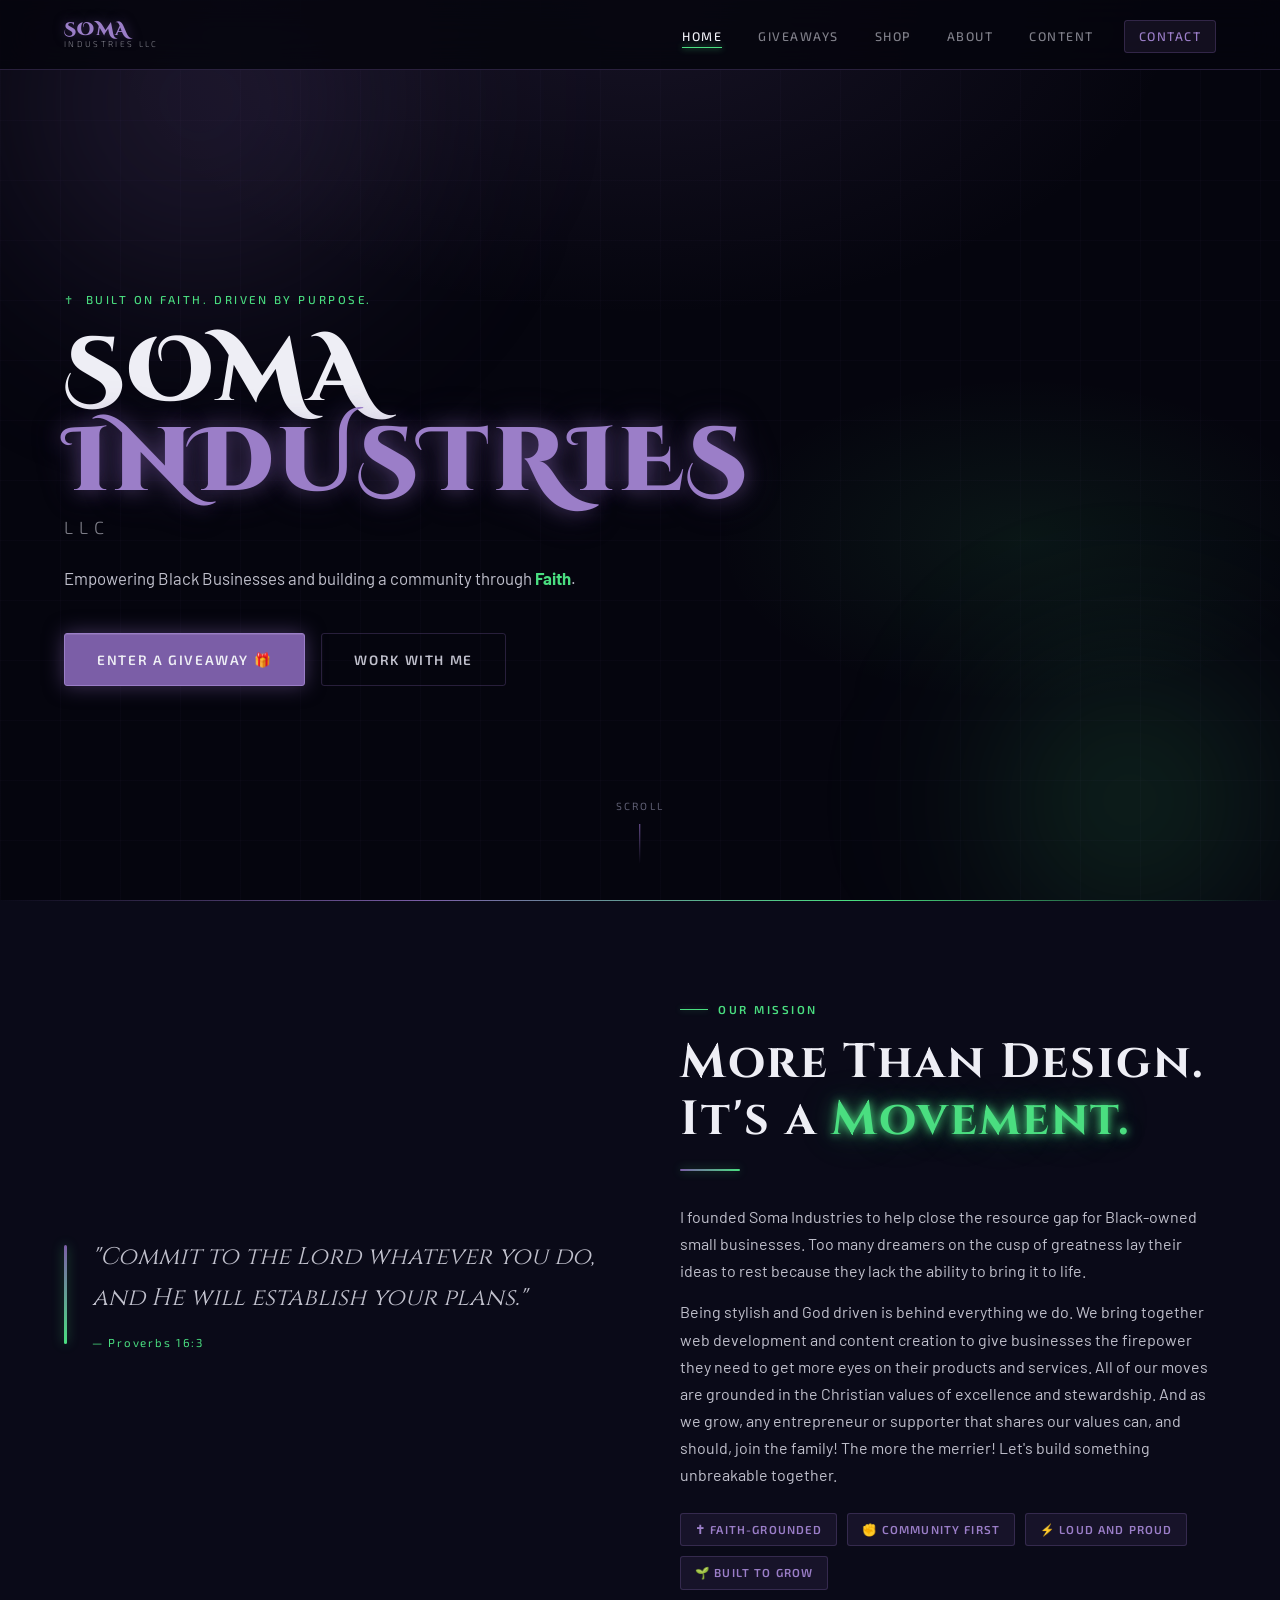
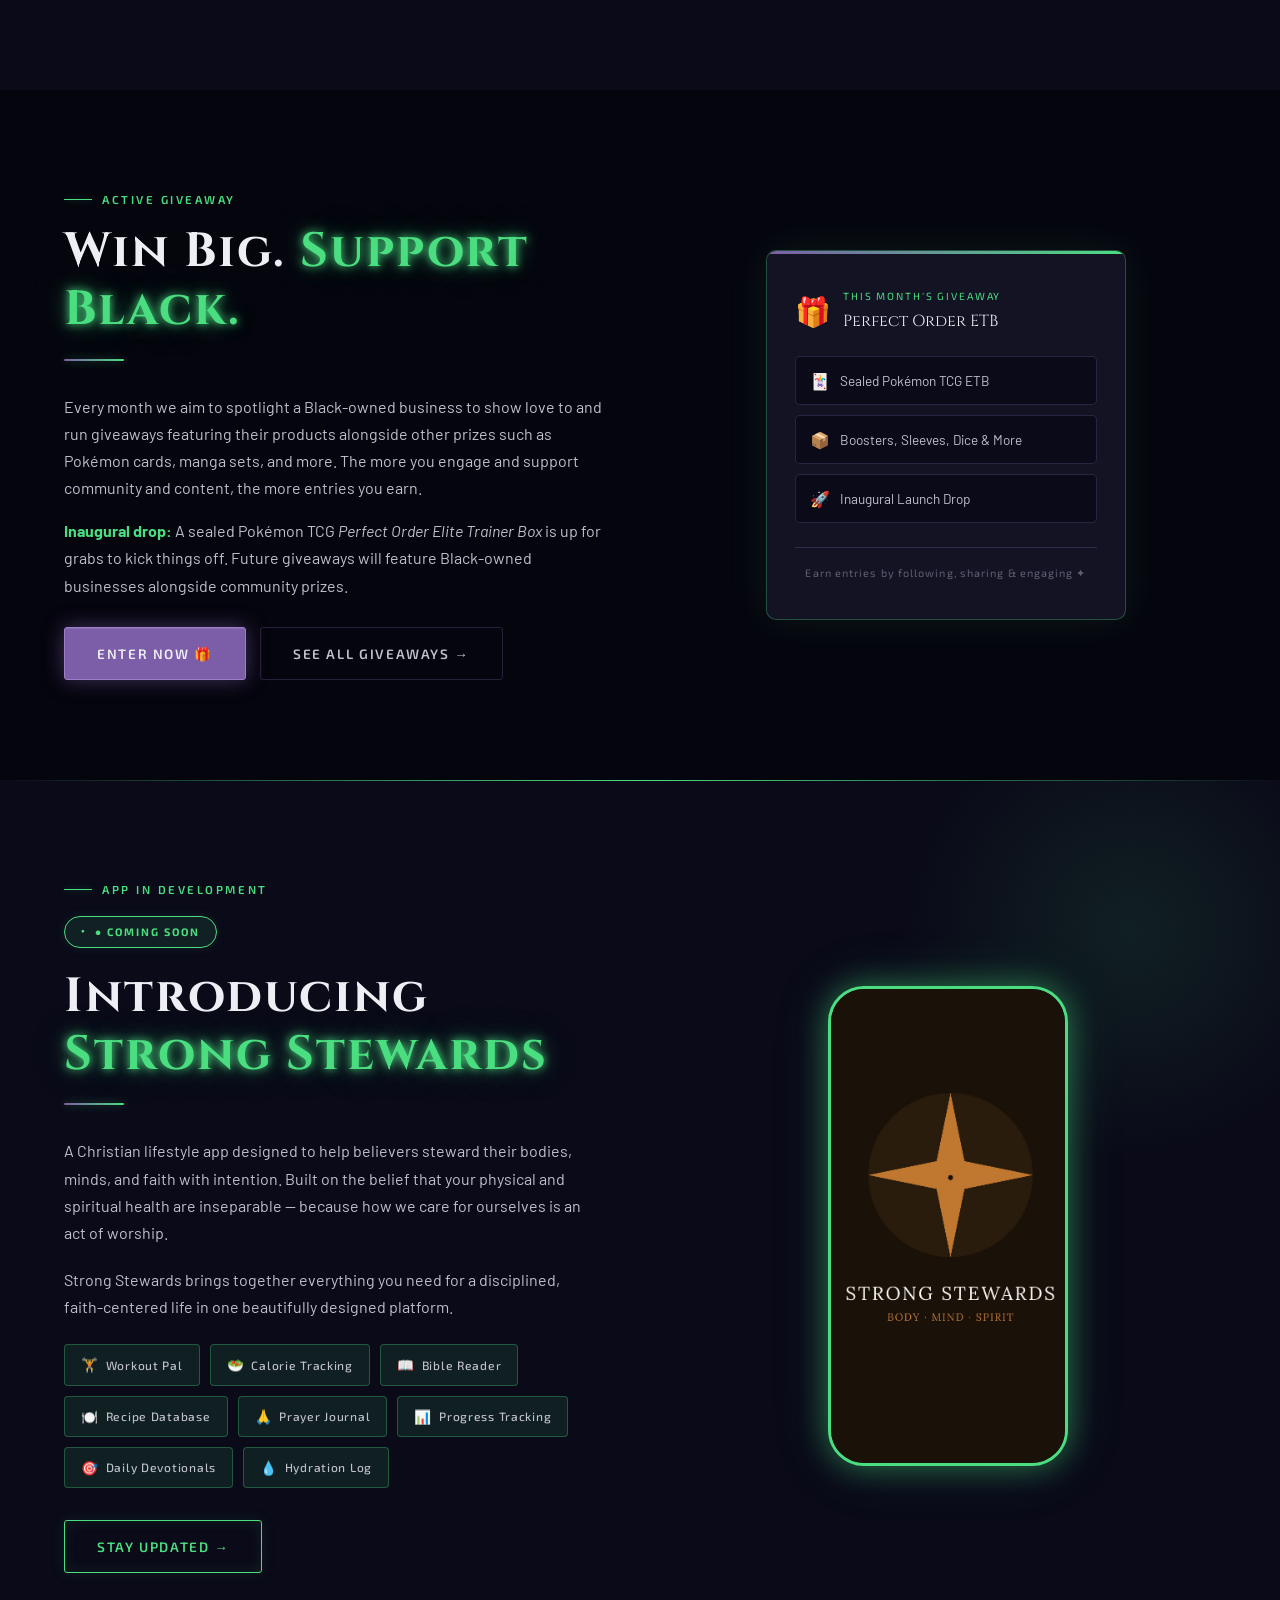
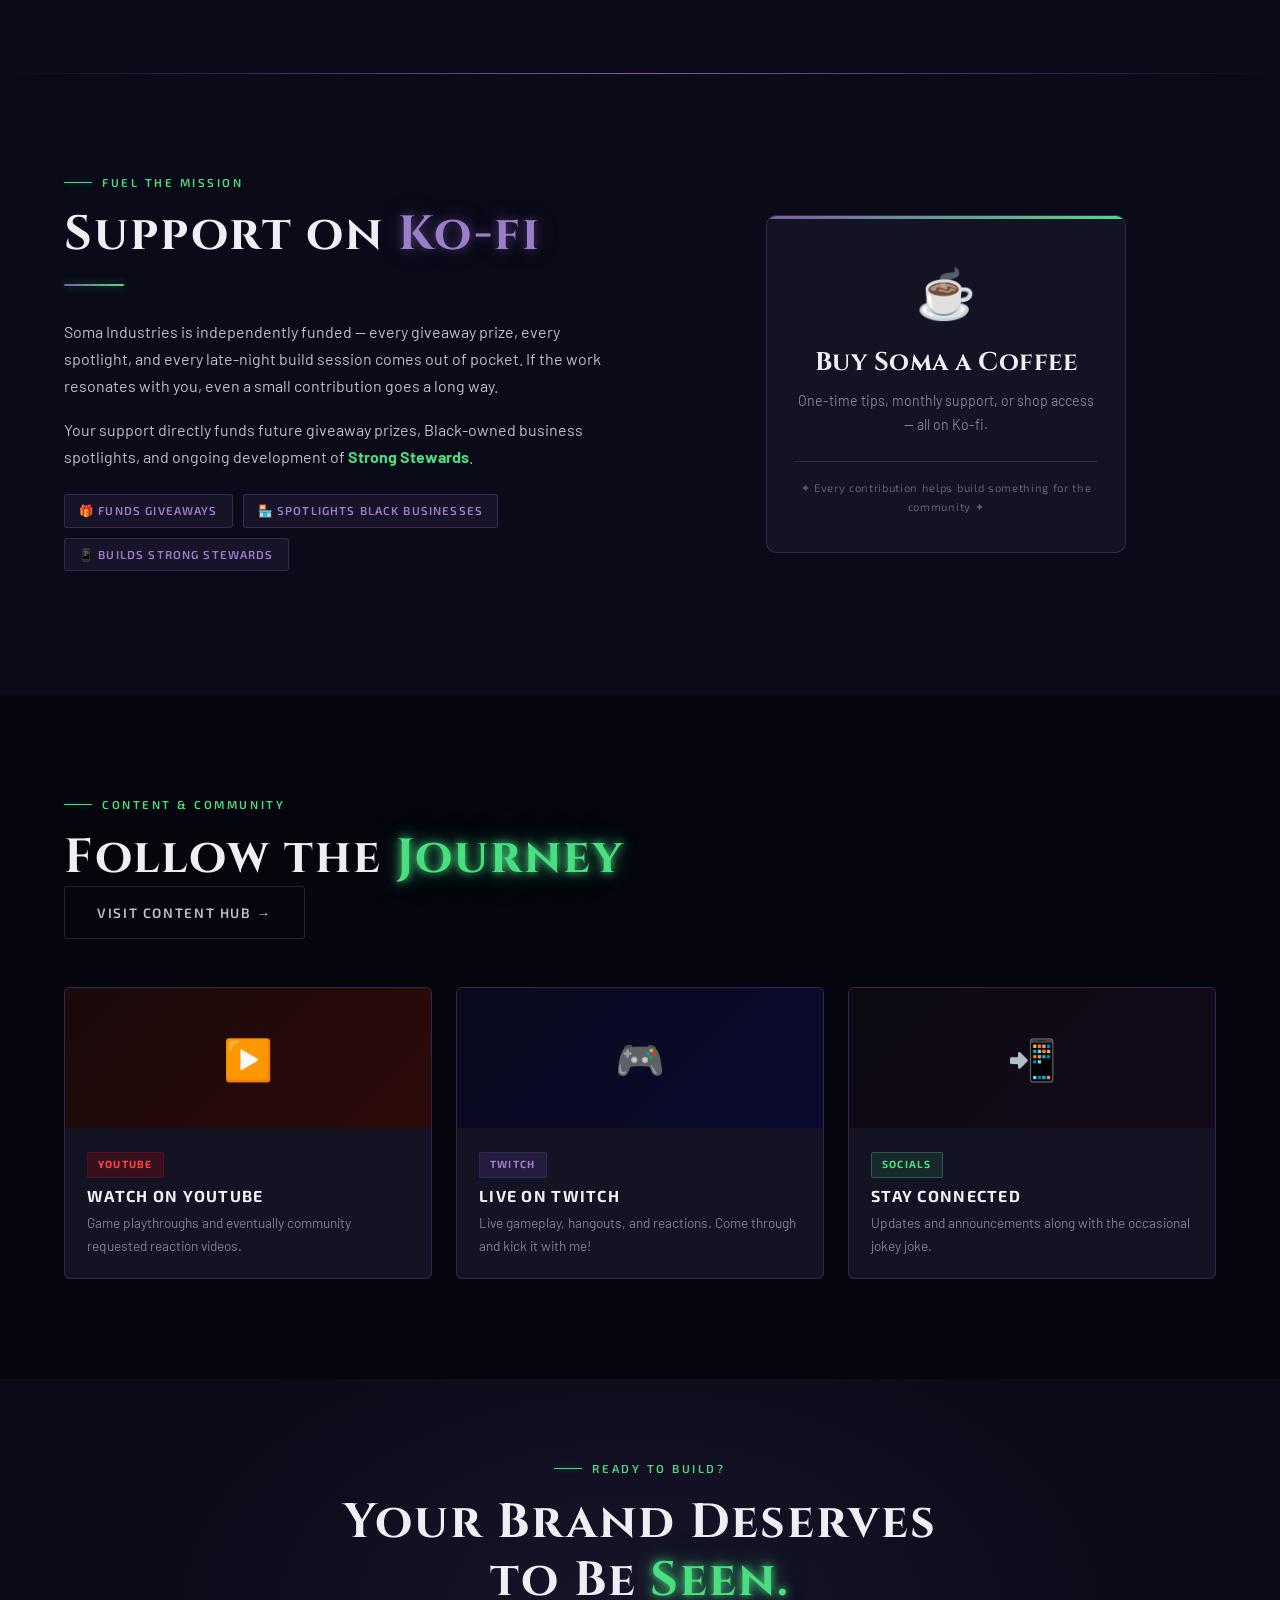
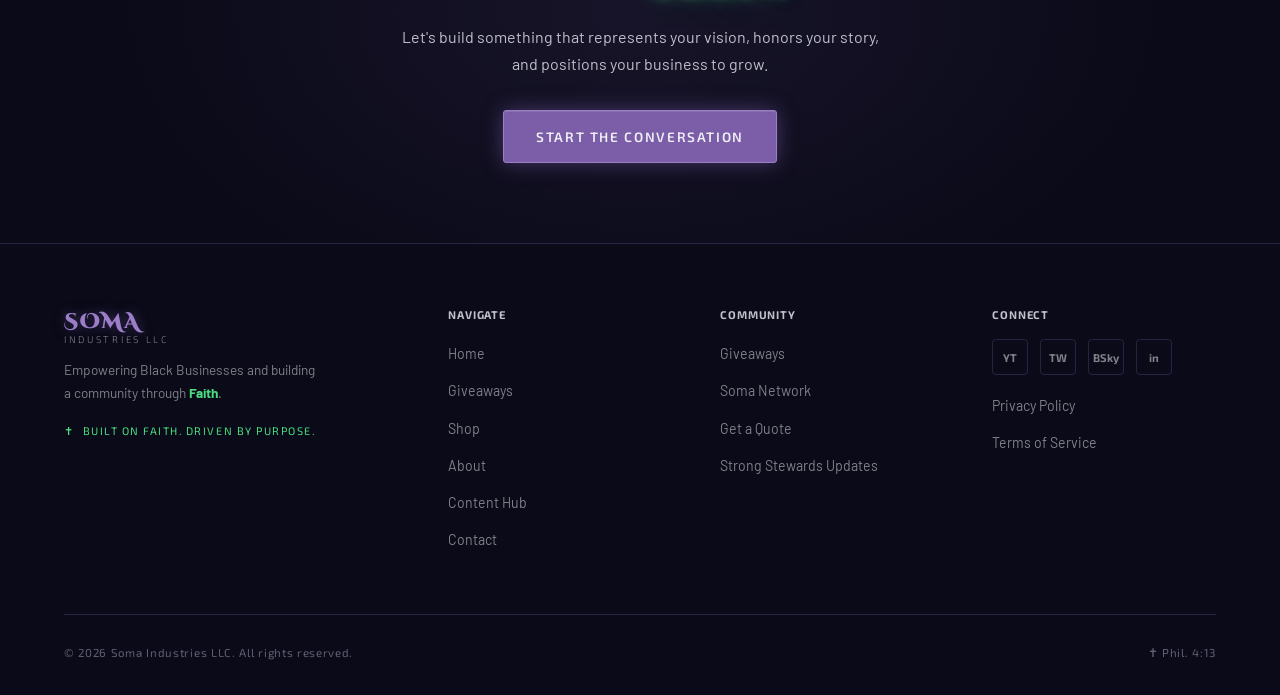
<file: index.html>
<!DOCTYPE html>
<html lang="en">
<head>
  <meta charset="UTF-8" />
  <meta name="viewport" content="width=device-width, initial-scale=1.0" />
  <title>Soma Industries LLC — Built on Faith. Driven by Purpose.</title>
  <meta name="description" content="Soma Industries LLC — branding and web development for entrepreneurs and small businesses. Faith-grounded. Purpose-built. With a heart for Black-owned brands." />
  <!-- Open Graph (Facebook, LinkedIn, Discord, iMessage) -->
  <meta property="og:type" content="website" />
  <meta property="og:site_name" content="Soma Industries LLC" />
  <meta property="og:title" content="Soma Industries LLC — Built on Faith. Driven by Purpose." />
  <meta property="og:description" content="Branding and web development for entrepreneurs ready to show up online — with a heart for Black-owned brands and faith-driven entrepreneurs." />
  <meta property="og:url" content="https://somaindustries.org/" />
  <meta property="og:image" content="https://somaindustries.org/assets/images/og-image.png" />
  <meta property="og:image:width" content="1200" />
  <meta property="og:image:height" content="630" />
  <meta property="og:image:alt" content="Soma Industries LLC — Built on Faith. Driven by Purpose." />

  <!-- Twitter / X / Bluesky cards -->
  <meta name="twitter:card" content="summary_large_image" />
  <meta name="twitter:title" content="Soma Industries LLC — Built on Faith. Driven by Purpose." />
  <meta name="twitter:description" content="Branding and web development for entrepreneurs ready to show up online — with a heart for Black-owned brands and faith-driven entrepreneurs." />
  <meta name="twitter:image" content="https://somaindustries.org/assets/images/og-image.png" />

  <!-- Theme color for mobile browser chrome -->
  <meta name="theme-color" content="#7B5EA7" />

  <link rel="stylesheet" href="styles.css" />
</head>
<body>

  <!-- ================================================
       NAVIGATION
       ================================================ -->
  <nav class="site-nav" id="nav">
    <div class="nav-inner">
      <a href="index.html" class="nav-logo">
        <span class="logo-soma">SOMA</span>
        <span class="logo-industries">Industries LLC</span>
      </a>
      <button class="nav-toggle" id="navToggle" aria-label="Toggle navigation">
        <span></span><span></span><span></span>
      </button>
      <ul class="nav-links" id="navLinks">
        <li><a href="index.html">Home</a></li>
        <li><a href="giveaways.html">Giveaways</a></li>
        <li><a href="shop.html">Shop</a></li>
        <li><a href="about.html">About</a></li>
        <li><a href="content.html">Content</a></li>
        <li><a href="contact.html" class="nav-cta">Contact</a></li>
      </ul>
    </div>
  </nav>

  <!-- ================================================
       HERO
       ================================================ -->
  <section class="hero">
    <div class="hex-bg"></div>
    <div class="grid-bg" style="opacity:0.5;"></div>
    <div class="hero-orb hero-orb-1"></div>
    <div class="hero-orb hero-orb-2"></div>

    <div class="container">
      <div class="hero-content">
        <span class="hero-eyebrow">Built on Faith. Driven by Purpose.</span>

        <h1 class="display hero-title">
          <span class="line-1">SOMA</span>
          <span class="line-2">INDUSTRIES</span>
          <span class="line-3">LLC</span>
        </h1>

        <p class="hero-desc">
          Empowering Black Businesses and building a community through <strong style="color:var(--green);">Faith</strong>. 
        </p>

        <div class="hero-ctas">
          <a href="giveaways.html" class="btn btn-primary">Enter a Giveaway 🎁</a>
          <a href="contact.html" class="btn btn-ghost">Work With Me</a>
        </div>
      </div>
    </div>

    <div class="hero-scroll">
      <span>Scroll</span>
      <div class="hero-scroll-line"></div>
    </div>
  </section>

  <!-- ================================================
       MISSION
       ================================================ -->
  <section class="section mission">
    <div class="container">
      <div class="mission-inner">

        <div class="mission-quote reveal">
          "Commit to the Lord whatever you do, and He will establish your plans."
          <cite>— Proverbs 16:3</cite>
        </div>

        <div class="mission-text reveal">
          <span class="section-label">Our Mission</span>
          <h2>More Than Design.<br>It's a <span class="glow-green">Movement.</span></h2>
          <div class="divider"></div>
          <p>
            I founded Soma Industries to help close the resource gap for Black-owned small businesses. Too many dreamers on the cusp of greatness lay their ideas to rest because they lack the ability to bring it to life. 
          </p>
          <p>
            Being stylish and God driven is behind everything we do. We bring together web development and content creation to give 
            businesses the firepower they need to get more eyes on their products and services. All of our moves are grounded in the Christian values of excellence and stewardship. And as we grow, any entrepreneur or supporter that shares our values can, and should, join the family! The more the merrier! Let's build something unbreakable together.
          </p>
          <div class="pillars">
            <span class="pillar-tag">✝ Faith-Grounded</span>
            <span class="pillar-tag">✊ Community First</span>
            <span class="pillar-tag">⚡ Loud and Proud</span>
            <span class="pillar-tag">🌱 Built to Grow</span>
          </div>
        </div>

      </div>
    </div>
  </section>

  <!-- ================================================
       GIVEAWAY TEASER
       ================================================ -->
  <section class="section" style="background:var(--bg-0);">
    <div class="container">
      <div style="display:grid; grid-template-columns:1fr 1fr; gap:72px; align-items:center;">

        <div class="reveal">
          <span class="section-label">Active Giveaway</span>
          <h2>Win Big. <span class="glow-green">Support Black.</span></h2>
          <div class="divider"></div>
          <p style="margin-bottom:16px;">
            Every month we aim to spotlight a Black-owned business to show love to and run giveaways featuring their products alongside other prizes such as Pokémon cards, manga sets, and more. The more you engage and support community and content, the more entries you earn.
          </p>
          <p style="margin-bottom:28px;">
            <strong style="color:var(--green);">Inaugural drop:</strong> A sealed Pokémon TCG 
            <em>Perfect Order Elite Trainer Box</em> is up for grabs to kick things off. 
            Future giveaways will feature Black-owned businesses alongside community prizes.
          </p>
          <div style="display:flex; gap:14px; flex-wrap:wrap;">
            <a href="giveaways.html" class="btn btn-primary">Enter Now 🎁</a>
            <a href="giveaways.html" class="btn btn-ghost">See All Giveaways →</a>
          </div>
        </div>

        <!-- Giveaway card visual -->
        <div class="reveal" style="display:flex; justify-content:center;">
          <div style="
            background: var(--bg-card);
            border: 1px solid var(--border-g);
            border-radius: 10px;
            padding: 36px 28px;
            width: 100%;
            max-width: 360px;
            box-shadow: 0 0 40px rgba(74,222,128,0.1);
            position: relative;
            overflow: hidden;
          ">
            <div style="
              position:absolute; top:0; left:0; right:0; height:3px;
              background: linear-gradient(90deg, var(--purple), var(--green));
            "></div>

            <div style="display:flex; align-items:center; gap:12px; margin-bottom:20px;">
              <span style="font-size:1.8rem;">🎁</span>
              <div>
                <div style="font-family:var(--font-ui); font-size:0.65rem; letter-spacing:0.18em; text-transform:uppercase; color:var(--green); margin-bottom:2px;">This Month's Giveaway</div>
                <div style="font-family:var(--font-heading); font-size:1rem; color:var(--white);">Perfect Order ETB</div>
              </div>
            </div>

            <div style="display:flex; flex-direction:column; gap:10px; margin-bottom:24px;">
              <div style="display:flex; align-items:center; gap:10px; padding:10px 14px; background:var(--bg-1); border-radius:5px; border:1px solid var(--border-p);">
                <span>🃏</span>
                <span style="font-size:0.85rem; color:var(--silver);">Sealed Pokémon TCG ETB</span>
              </div>
              <div style="display:flex; align-items:center; gap:10px; padding:10px 14px; background:var(--bg-1); border-radius:5px; border:1px solid var(--border-p);">
                <span>📦</span>
                <span style="font-size:0.85rem; color:var(--silver);">Boosters, Sleeves, Dice & More</span>
              </div>
              <div style="display:flex; align-items:center; gap:10px; padding:10px 14px; background:var(--bg-1); border-radius:5px; border:1px solid var(--border-p);">
                <span>🚀</span>
                <span style="font-size:0.85rem; color:var(--silver);">Inaugural Launch Drop</span>
              </div>
            </div>

            <div style="
              font-family:var(--font-ui); font-size:0.68rem; 
              letter-spacing:0.1em; color:var(--muted); text-align:center;
              padding-top:16px; border-top:1px solid var(--border-p);
            ">
              Earn entries by following, sharing &amp; engaging ✦
            </div>
          </div>
        </div>

      </div>
    </div>
  </section>

  <!-- ================================================
       STRONG STEWARDS
       ================================================ -->
  <section class="section strong-stewards">
    <div class="ss-orb"></div>
    <div class="container">
      <div class="ss-inner">

        <div class="ss-text">
          <span class="section-label ss-label">App in Development</span>
          <span class="ss-badge">● Coming Soon</span>
          <h2>Introducing<br><span class="glow-green">Strong Stewards</span></h2>
          <div class="divider"></div>
          <p>
            A Christian lifestyle app designed to help believers steward their bodies, 
            minds, and faith with intention. Built on the belief that your physical 
            and spiritual health are inseparable — because how we care for ourselves 
            is an act of worship.
          </p>
          <p>
            Strong Stewards brings together everything you need for a disciplined, 
            faith-centered life in one beautifully designed platform.
          </p>

          <div class="ss-features">
            <div class="ss-feature"><span class="ss-feature-icon">🏋️</span> Workout Pal</div>
            <div class="ss-feature"><span class="ss-feature-icon">🥗</span> Calorie Tracking</div>
            <div class="ss-feature"><span class="ss-feature-icon">📖</span> Bible Reader</div>
            <div class="ss-feature"><span class="ss-feature-icon">🍽️</span> Recipe Database</div>
            <div class="ss-feature"><span class="ss-feature-icon">🙏</span> Prayer Journal</div>
            <div class="ss-feature"><span class="ss-feature-icon">📊</span> Progress Tracking</div>
            <div class="ss-feature"><span class="ss-feature-icon">🎯</span> Daily Devotionals</div>
            <div class="ss-feature"><span class="ss-feature-icon">💧</span> Hydration Log</div>
          </div>

          <div style="margin-top:32px;">
            <a href="contact.html" class="btn btn-green">Stay Updated →</a>
          </div>
        </div>

        <div class="ss-visual">
          <div class="ss-phone" style="padding:0; overflow:hidden; gap:0;">
            <img 
              src="assets/images/strong-stewards-splash.png" 
              alt="Strong Stewards — Body, Mind, Spirit"
              style="
                width:100%; 
                height:100%; 
                object-fit:cover; 
                object-position:center;
                border-radius:32px;
              "
            />
          </div>
        </div>

      </div>
    </div>
  </section>

  <!-- ================================================
       SUPPORT / KO-FI
       ================================================ -->
  <section class="section" style="background:var(--bg-1); position:relative; overflow:hidden;">
    <div style="
      position:absolute; top:0; left:0; right:0; height:1px;
      background: linear-gradient(90deg, transparent, var(--purple), transparent);
    "></div>
    <div class="container">
      <div style="display:grid; grid-template-columns:1fr 1fr; gap:72px; align-items:center;">

        <div class="reveal">
          <span class="section-label">Fuel the Mission</span>
          <h2>Support on <span class="glow-purple">Ko-fi</span></h2>
          <div class="divider"></div>
          <p style="margin-bottom:16px;">
            Soma Industries is independently funded — every giveaway prize, every spotlight, 
            and every late-night build session comes out of pocket. If the work resonates with 
            you, even a small contribution goes a long way.
          </p>
          <p style="margin-bottom:24px;">
            Your support directly funds future giveaway prizes, Black-owned business 
            spotlights, and ongoing development of <strong style="color:var(--green);">Strong Stewards</strong>.
          </p>
          <div style="display:flex; flex-wrap:wrap; gap:10px; margin-bottom:24px;">
            <span class="pillar-tag">🎁 Funds Giveaways</span>
            <span class="pillar-tag">🏪 Spotlights Black Businesses</span>
            <span class="pillar-tag">📱 Builds Strong Stewards</span>
          </div>
        </div>

        <div class="reveal" style="display:flex; justify-content:center;">
          <div style="
            background: var(--bg-card);
            border: 1px solid var(--border-p);
            border-radius: 10px;
            padding: 36px 28px;
            width: 100%;
            max-width: 360px;
            text-align: center;
            position: relative;
            overflow: hidden;
          ">
            <div style="
              position:absolute; top:0; left:0; right:0; height:3px;
              background: linear-gradient(90deg, var(--purple), var(--green));
            "></div>
            <div style="font-size:3rem; margin-bottom:14px;">☕</div>
            <h3 style="color:var(--white); margin-bottom:10px;">Buy Soma a Coffee</h3>
            <p style="font-size:0.88rem; color:var(--silver-dim); margin-bottom:24px;">
              One-time tips, monthly support, or shop access — all on Ko-fi.
            </p>
            <div id="kofi-button-home"></div>
            <script type='text/javascript' src='https://storage.ko-fi.com/cdn/widget/Widget_2.js'></script>
            <script type='text/javascript'>
              kofiwidget2.init('Support Soma on Ko-fi', '#7B5EA7', 'U7U01YP3Y4');
              kofiwidget2.draw('kofi-button-home');
            </script>
            <p style="
              font-size:0.7rem; color:var(--muted); margin-top:18px;
              padding-top:16px; border-top:1px solid var(--border-p);
              font-family:var(--font-ui); letter-spacing:0.06em;
            ">
              ✦ Every contribution helps build something for the community ✦
            </p>
          </div>
        </div>

      </div>
    </div>
  </section>

  <!-- ================================================
       CONTENT HUB PREVIEW
       ================================================ -->
  <section class="section content-preview">
    <div class="container">

      <div class="section-header reveal">
        <div>
          <span class="section-label">Content &amp; Community</span>
          <h2>Follow the <span class="glow-green">Journey</span></h2>
        </div>
        <a href="content.html" class="btn btn-ghost">Visit Content Hub →</a>
      </div>

      <div class="content-preview-grid">
        <div class="content-card reveal">
          <div class="content-thumb content-thumb-yt">▶️</div>
          <div class="content-card-body">
            <span class="content-platform-tag tag-yt">YouTube</span>
            <h4>Watch on YouTube</h4>
            <p>Game playthroughs and eventually community requested reaction videos.</p>
          </div>
        </div>

        <div class="content-card reveal">
          <div class="content-thumb content-thumb-tw">🎮</div>
          <div class="content-card-body">
            <span class="content-platform-tag tag-tw">Twitch</span>
            <h4>Live on Twitch</h4>
            <p>Live gameplay, hangouts, and reactions. Come through and kick it with me!</p>
          </div>
        </div>

        <div class="content-card reveal">
          <div class="content-thumb content-thumb-sm">📲</div>
          <div class="content-card-body">
            <span class="content-platform-tag tag-sm">Socials</span>
            <h4>Stay Connected</h4>
            <p>Updates and announcements along with the occasional jokey joke.</p>
          </div>
        </div>
      </div>

    </div>
  </section>

  <!-- ================================================
       CTA STRIP
       ================================================ -->
  <section class="cta-strip">
    <div class="container">
      <span class="section-label" style="justify-content:center; margin-bottom:16px;">Ready to Build?</span>
      <h2>Your Brand Deserves<br>to Be <span class="glow-green">Seen.</span></h2>
      <p>Let's build something that represents your vision, honors your story, and positions your business to grow.</p>
      <a href="contact.html" class="btn btn-primary">Start the Conversation</a>
    </div>
  </section>

  <!-- ================================================
       FOOTER
       ================================================ -->
  <footer class="site-footer">
    <div class="container">
      <div class="footer-grid">

        <div class="footer-brand">
          <a href="index.html" class="nav-logo" style="display:inline-flex;">
            <span class="logo-soma">SOMA</span>
            <span class="logo-industries">Industries LLC</span>
          </a>
          <p>Empowering Black Businesses and building a community through <strong style="color:var(--green);">Faith</strong>. </p>
          <div class="footer-faith">Built on Faith. Driven by Purpose.</div>
        </div>

        <div class="footer-col">
          <h4>Navigate</h4>
          <ul>
            <li><a href="index.html">Home</a></li>
            <li><a href="giveaways.html">Giveaways</a></li>
            <li><a href="shop.html">Shop</a></li>
                <li><a href="about.html">About</a></li>
            <li><a href="content.html">Content Hub</a></li>
            <li><a href="contact.html">Contact</a></li>
          </ul>
        </div>

        <div class="footer-col">
          <h4>Community</h4>
          <ul>
            <li><a href="giveaways.html">Giveaways</a></li>
            <li><a href="network.html">Soma Network</a></li>
            <li><a href="contact.html">Get a Quote</a></li>
            <li><a href="contact.html">Strong Stewards Updates</a></li>
          </ul>
        </div>

        <div class="footer-col">
          <h4>Connect</h4>
          <div class="footer-socials">
            <a href="https://www.youtube.com/@HailKingSoma" target="_blank" rel="noopener" class="social-btn" title="YouTube">YT</a>
            <a href="https://www.twitch.tv/hailkingsoma" target="_blank" rel="noopener" class="social-btn" title="Twitch">TW</a>
            <a href="https://bsky.app/profile/somacorp.co" target="_blank" rel="noopener" class="social-btn" title="Bluesky">BSky</a>
            <a href="https://www.linkedin.com/in/jarr201/" target="_blank" rel="noopener" class="social-btn" title="LinkedIn">in</a>
          </div>
          <ul style="margin-top:16px;">
            <li><a href="privacy.html">Privacy Policy</a></li>
            <li><a href="terms.html">Terms of Service</a></li>
          </ul>
        </div>
      </div>

      <div class="footer-bottom">
        <span>© 2026 Soma Industries LLC. All rights reserved.</span>
        <span style="color:var(--muted);">✝ Phil. 4:13</span>
      </div>
    </div>
  </footer>

  <script src="nav.js"></script>
</body>
</html>
</file>
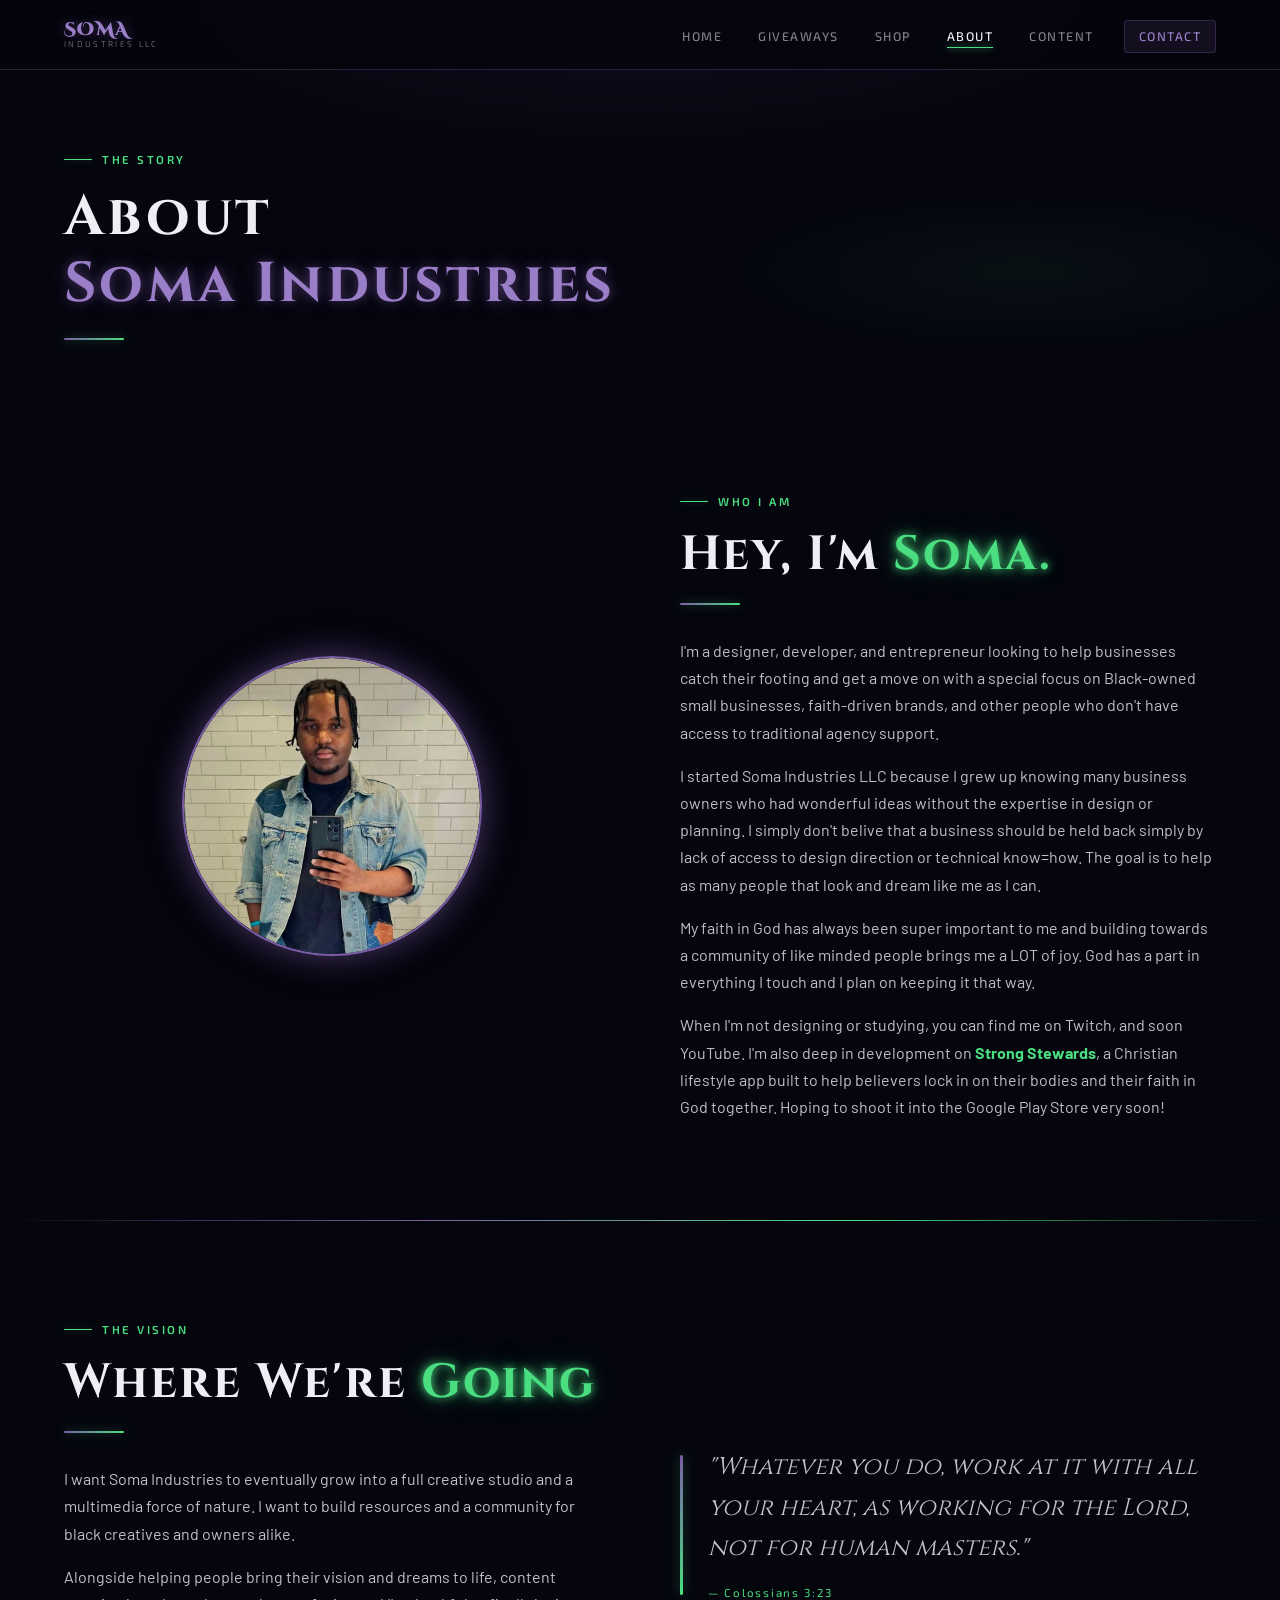
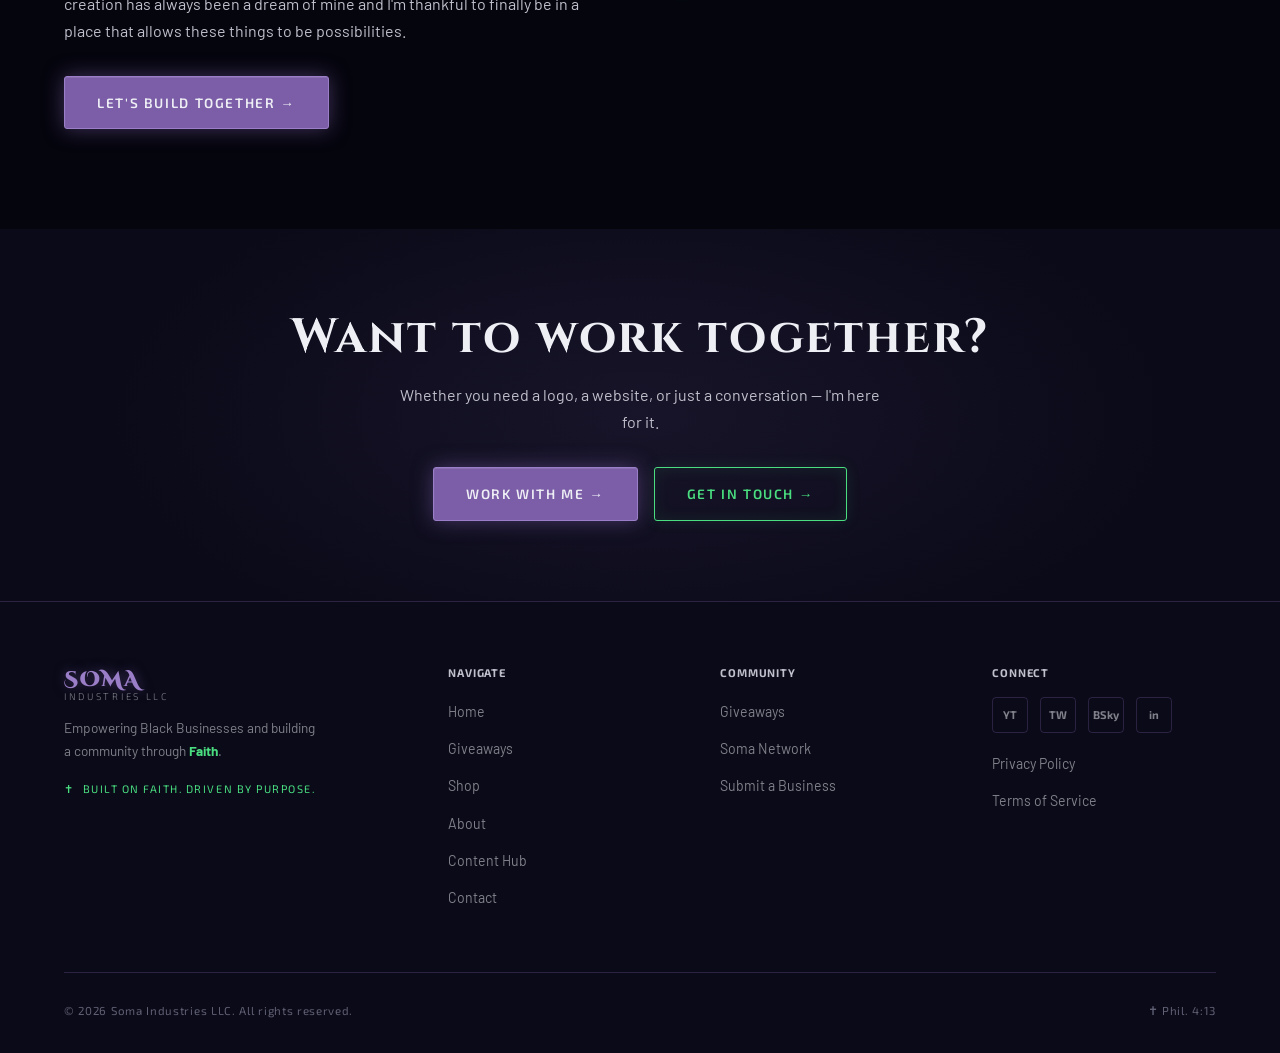
<file: about.html>
<!DOCTYPE html>
<html lang="en">
<head>
  <meta charset="UTF-8" />
  <meta name="viewport" content="width=device-width, initial-scale=1.0" />
  <title>About — Soma Industries LLC</title>
  <meta name="description" content="Meet Soma — the founder of Soma Industries LLC, a faith-driven designer and developer empowering Black small businesses." />
  <!-- Open Graph (Facebook, LinkedIn, Discord, iMessage) -->
  <meta property="og:type" content="website" />
  <meta property="og:site_name" content="Soma Industries LLC" />
  <meta property="og:title" content="About — Soma Industries LLC" />
  <meta property="og:description" content="Meet Soma — designer, developer, and entrepreneur building Soma Industries LLC. Faith-driven creative studio for businesses with a vision." />
  <meta property="og:url" content="https://somaindustries.org/about.html" />
  <meta property="og:image" content="https://somaindustries.org/assets/images/og-image.png" />
  <meta property="og:image:width" content="1200" />
  <meta property="og:image:height" content="630" />
  <meta property="og:image:alt" content="Soma Industries LLC — Built on Faith. Driven by Purpose." />

  <!-- Twitter / X / Bluesky cards -->
  <meta name="twitter:card" content="summary_large_image" />
  <meta name="twitter:title" content="About — Soma Industries LLC" />
  <meta name="twitter:description" content="Meet Soma — designer, developer, and entrepreneur building Soma Industries LLC. Faith-driven creative studio for businesses with a vision." />
  <meta name="twitter:image" content="https://somaindustries.org/assets/images/og-image.png" />

  <!-- Theme color for mobile browser chrome -->
  <meta name="theme-color" content="#7B5EA7" />

  <link rel="stylesheet" href="styles.css" />
</head>
<body>

  <nav class="site-nav" id="nav">
    <div class="nav-inner">
      <a href="index.html" class="nav-logo">
        <span class="logo-soma">SOMA</span>
        <span class="logo-industries">Industries LLC</span>
      </a>
      <button class="nav-toggle" id="navToggle" aria-label="Toggle navigation">
        <span></span><span></span><span></span>
      </button>
      <ul class="nav-links" id="navLinks">
        <li><a href="index.html">Home</a></li>
        <li><a href="giveaways.html">Giveaways</a></li>
        <li><a href="shop.html">Shop</a></li>
        <li><a href="about.html">About</a></li>
        <li><a href="content.html">Content</a></li>
        <li><a href="contact.html" class="nav-cta">Contact</a></li>
      </ul>
    </div>
  </nav>

  <!-- Page Hero -->
  <section class="page-hero section-sm">
    <div class="hex-bg"></div>
    <div class="container page-hero-content">
      <span class="section-label">The Story</span>
      <h1>About<br><span class="glow-purple">Soma Industries</span></h1>
      <div class="divider"></div>
    </div>
  </section>

  <!-- About Main -->
  <section class="section" style="background:var(--bg-0); padding-top:40px;">
    <div class="container">

      <div class="about-hero-grid">

        <div class="about-visual reveal">
          <div class="about-avatar" style="overflow:hidden; padding:0; background:none;">
            <img 
              src="assets/images/soma-profile.jpg" 
              alt="Soma — Founder of Soma Industries LLC"
              style="width:100%; height:100%; object-fit:cover; object-position:top; border-radius:50%;"
            />
          </div>
        </div>

        <div class="reveal">
          <span class="section-label">Who I Am</span>
          <h2>Hey, I'm <span class="glow-green">Soma.</span></h2>
          <div class="divider"></div>
          <p style="margin-bottom:16px;">
            I'm a designer, developer, and entrepreneur looking to help businesses 
            catch their footing and get a move on with a special focus on Black-owned 
            small businesses, faith-driven brands, and other people who don't have 
            access to traditional agency support.
          </p>
          <p style="margin-bottom:16px;">
            I started Soma Industries LLC because I grew up knowing many business owners who had 
            wonderful ideas without the expertise in design or planning. I simply don't belive that 
            a business should be held back simply by lack of access to design direction or technical know=how. The goal is to 
            help as many people that look and dream like me as I can. 
          </p>
          <p style="margin-bottom:16px;">
            My faith in God has always been super important to me and building towards a community of like minded people 
            brings me a LOT of joy. 
            God has a part in everything I touch and I plan on keeping it that way.
          </p>
          <p>
            When I'm not designing or studying, you can find me on Twitch, and soon YouTube.  
            I'm also deep in development on 
            <strong style="color:var(--green);">Strong Stewards</strong>, a Christian lifestyle 
            app built to help believers lock in on their bodies and their faith in God together. Hoping to shoot it into the Google Play Store very soon!
          </p>
        </div>

      </div>

    </div>
  </section>

  <!-- Values -->
  <!-- <section class="section" style="background:var(--bg-1);">
    <div class="container">
      <div class="reveal" style="text-align:center; margin-bottom:52px;">
        <span class="section-label" style="justify-content:center;">What Drives This Work</span>
        <h2>The Values Behind<br><span class="glow-purple">Every Project</span></h2>
        <div class="divider" style="margin:20px auto 0;"></div>
      </div>

      <div class="about-values">

        <div class="value-card reveal">
          <span class="value-icon">✝</span>
          <h3>Faith First</h3>
          <p>Every decision starts here. Not as a slogan — as a practice. Integrity, excellence, and genuine service are the natural output of a faith-centered approach to work.</p>
        </div>

        <div class="value-card reveal">
          <span class="value-icon">✊</span>
          <h3>Community Investment</h3>
          <p>Soma Industries was founded to serve Black-owned businesses, and that mission remains the heart of everything. We're also open to any entrepreneur whose values align with the work — community impact, integrity, and meaningful service.</p>
        </div>

        <div class="value-card reveal">
          <span class="value-icon">🎯</span>
          <h3>Intentional Design</h3>
          <p>Nothing is default, nothing is generic. Every visual choice has a reason. We design with purpose — brands that don't just look good, but work hard for their owners.</p>
        </div>

        <div class="value-card reveal">
          <span class="value-icon">📣</span>
          <h3>Radical Transparency</h3>
          <p>Clear pricing, honest timelines, and direct communication. You always know what you're getting and why. No upsells you don't need. No confusion by design.</p>
        </div>

      </div>
    </div>
  </section> -->

  <!-- Scripture & Vision -->
  <section class="section mission" style="background:var(--bg-0);">
    <div class="container">
      <div class="mission-inner">

        <div class="reveal">
          <span class="section-label">The Vision</span>
          <h2>Where We're <span class="glow-green">Going</span></h2>
          <div class="divider"></div>
          <p style="margin-bottom:16px;">
            I want Soma Industries to eventually grow into a full creative studio and a multimedia force of nature. I want to build resources and a community for black creatives and owners alike.
          </p>
          <p style="margin-bottom:16px;">
            Alongside helping people bring their vision and dreams to life, content creation has always been a dream of mine and I'm thankful to finally be in a place that allows these things to be possibilities.
          </p>
          <div style="margin-top:32px;">
            <a href="contact.html" class="btn btn-primary">Let's Build Together →</a>
          </div>
        </div>

        <div class="mission-quote reveal">
          "Whatever you do, work at it with all your heart, as working for the Lord, not for human masters."
          <cite>— Colossians 3:23</cite>
        </div>

      </div>
    </div>
  </section>

  <!-- CTA Strip -->
  <section class="cta-strip">
    <div class="container">
      <h2>Want to work together?</h2>
      <p>Whether you need a logo, a website, or just a conversation — I'm here for it.</p>
      <div style="display:flex; gap:16px; justify-content:center; flex-wrap:wrap;">
        <a href="contact.html" class="btn btn-primary">Work With Me →</a>
        <a href="contact.html" class="btn btn-green">Get in Touch →</a>
      </div>
    </div>
  </section>

  <footer class="site-footer">
    <div class="container">
      <div class="footer-grid">
        <div class="footer-brand">
          <a href="index.html" class="nav-logo" style="display:inline-flex;">
            <span class="logo-soma">SOMA</span>
            <span class="logo-industries">Industries LLC</span>
          </a>
          <p>Empowering Black Businesses and building a community through <strong style="color:var(--green);">Faith</strong>. </p>
          <div class="footer-faith">Built on Faith. Driven by Purpose.</div>
        </div>
        <div class="footer-col">
          <h4>Navigate</h4>
          <ul>
            <li><a href="index.html">Home</a></li>
            <li><a href="giveaways.html">Giveaways</a></li>
            <li><a href="shop.html">Shop</a></li>
                <li><a href="about.html">About</a></li>
            <li><a href="content.html">Content Hub</a></li>
            <li><a href="contact.html">Contact</a></li>
          </ul>
        </div>
        <div class="footer-col">
          <h4>Community</h4>
          <ul>
            <li><a href="giveaways.html">Giveaways</a></li>
            <li><a href="network.html">Soma Network</a></li>
            <li><a href="contact.html">Submit a Business</a></li>
          </ul>
        </div>
        <div class="footer-col">
          <h4>Connect</h4>
          <div class="footer-socials">
            <a href="https://www.youtube.com/@HailKingSoma" target="_blank" rel="noopener" class="social-btn" title="YouTube">YT</a>
            <a href="https://www.twitch.tv/hailkingsoma" target="_blank" rel="noopener" class="social-btn" title="Twitch">TW</a>
            <a href="https://bsky.app/profile/somacorp.co" target="_blank" rel="noopener" class="social-btn" title="Bluesky">BSky</a>
            <a href="https://www.linkedin.com/in/jarr201/" target="_blank" rel="noopener" class="social-btn" title="LinkedIn">in</a>
          </div>
          <ul style="margin-top:16px;">
            <li><a href="privacy.html">Privacy Policy</a></li>
            <li><a href="terms.html">Terms of Service</a></li>
          </ul>
        </div>
      </div>
      <div class="footer-bottom">
        <span>© 2026 Soma Industries LLC. All rights reserved.</span>
        <span style="color:var(--muted);">✝ Phil. 4:13</span>
      </div>
    </div>
  </footer>

  <script src="nav.js"></script>
</body>
</html>
</file>
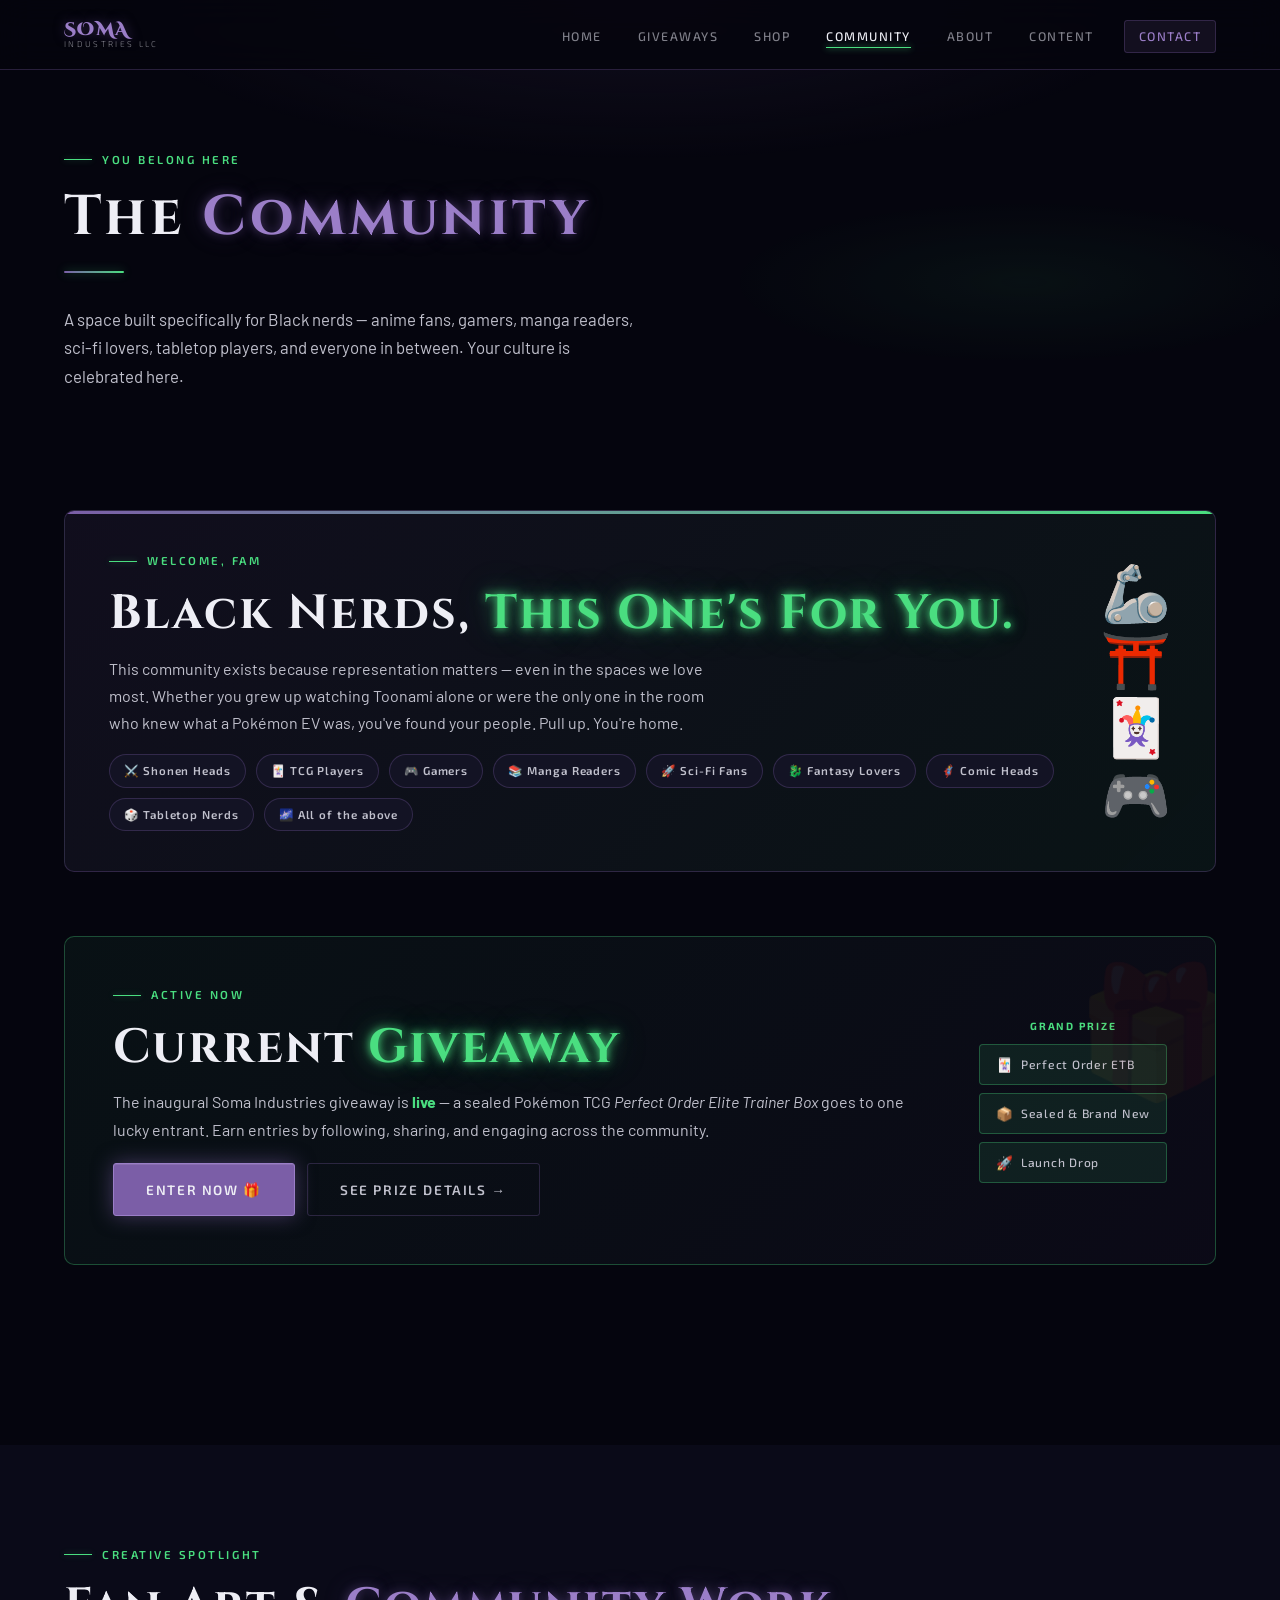
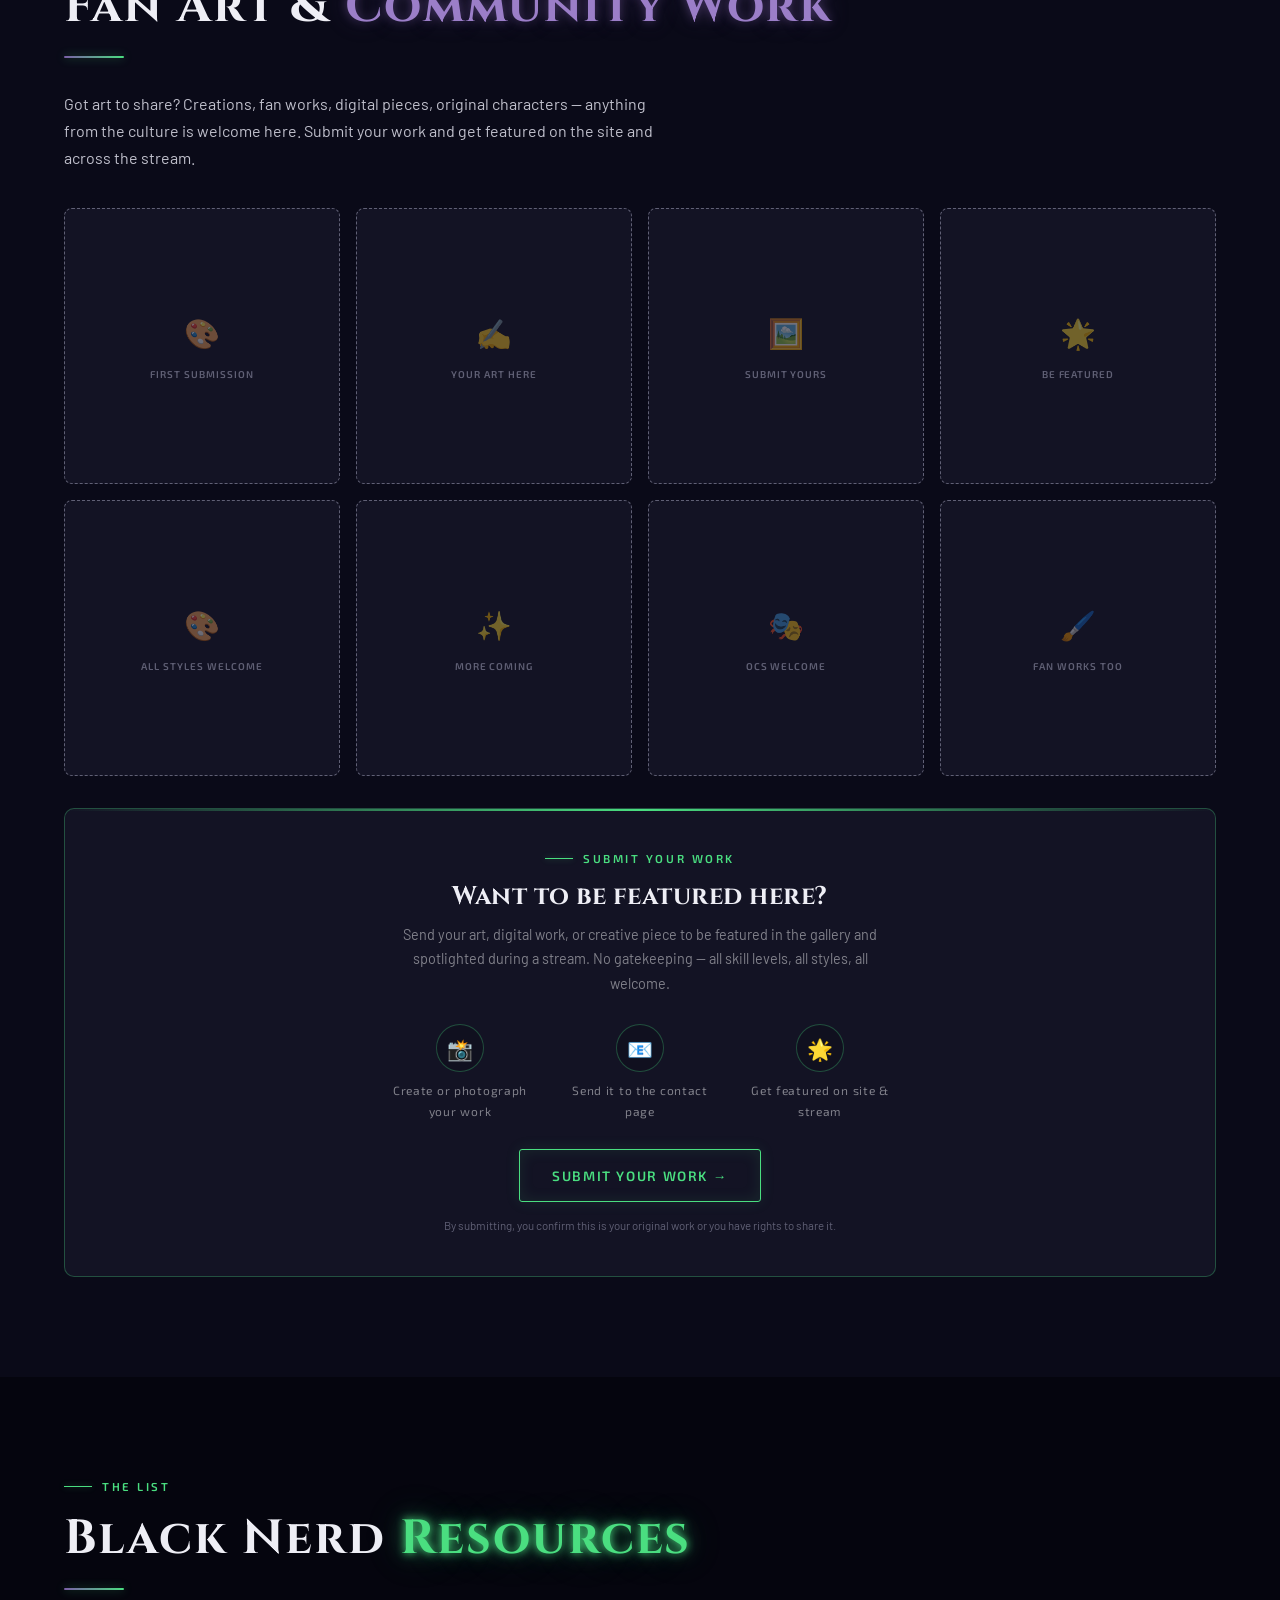
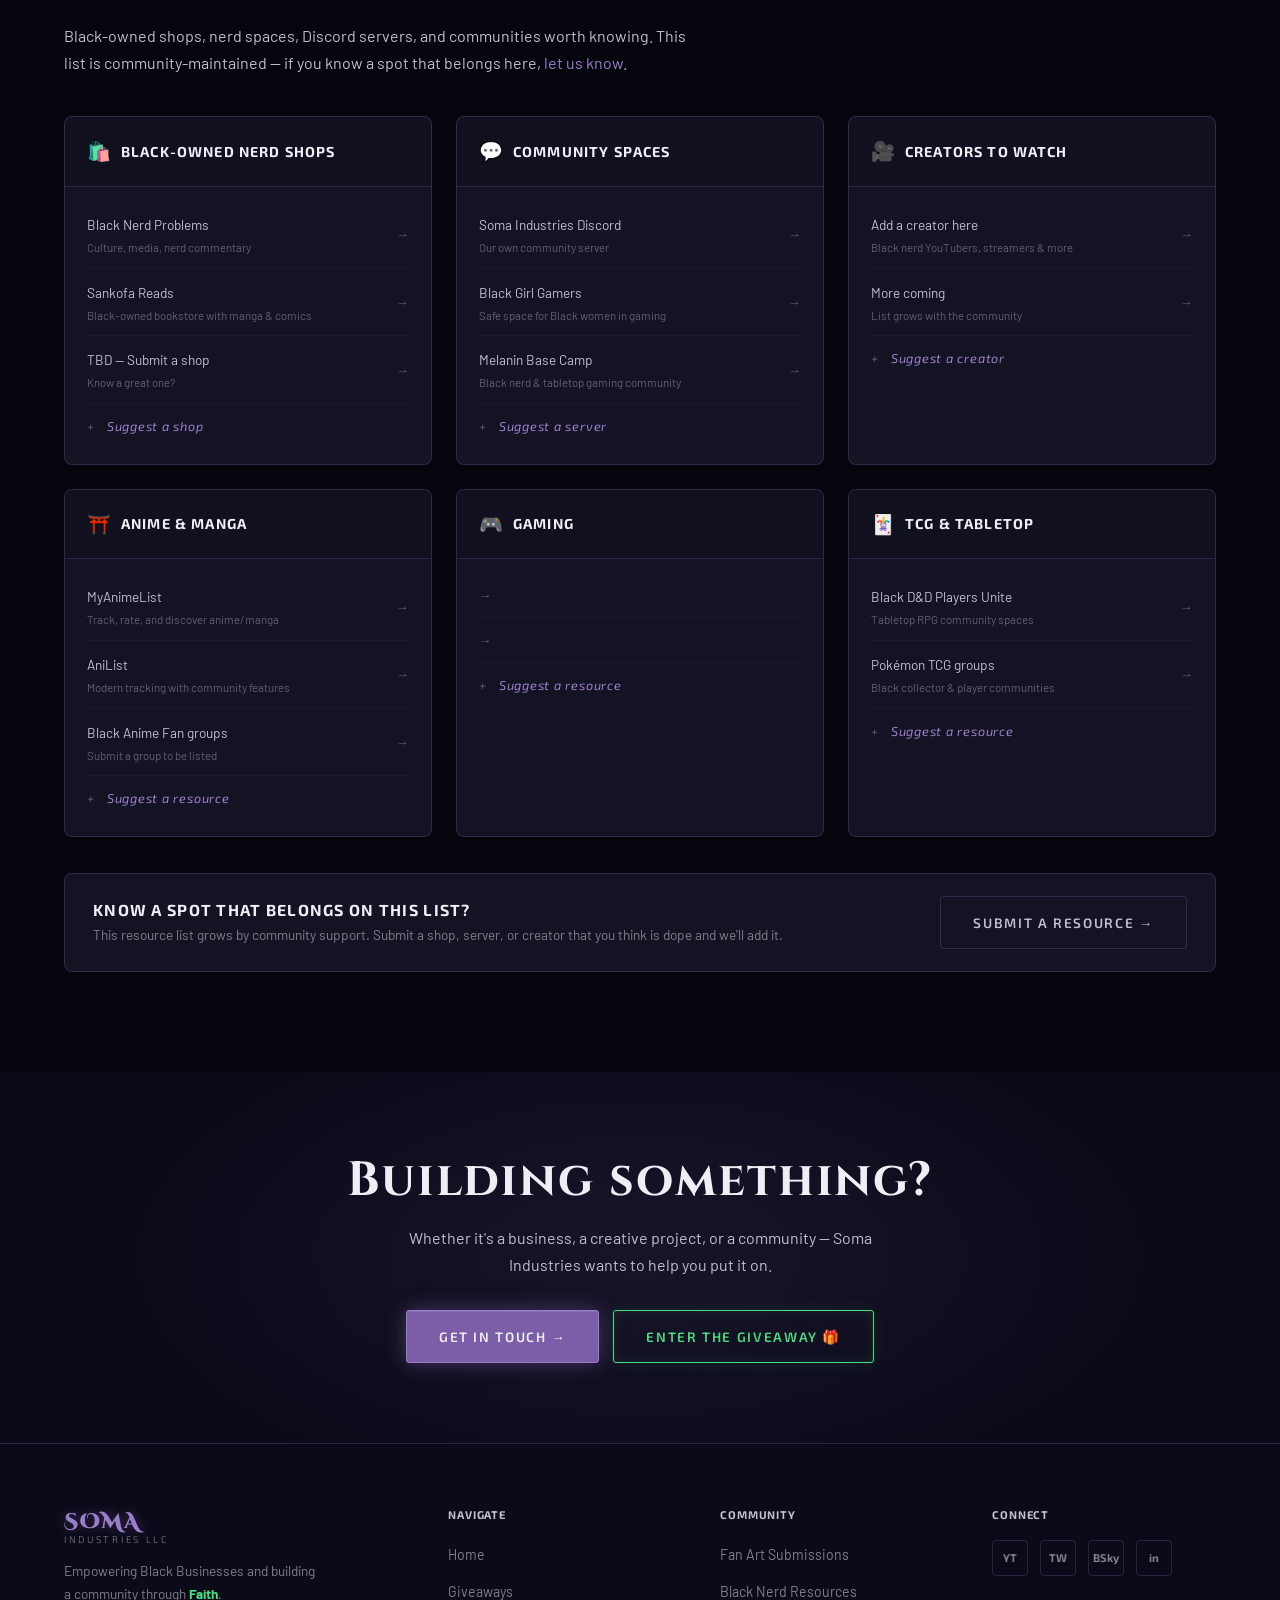
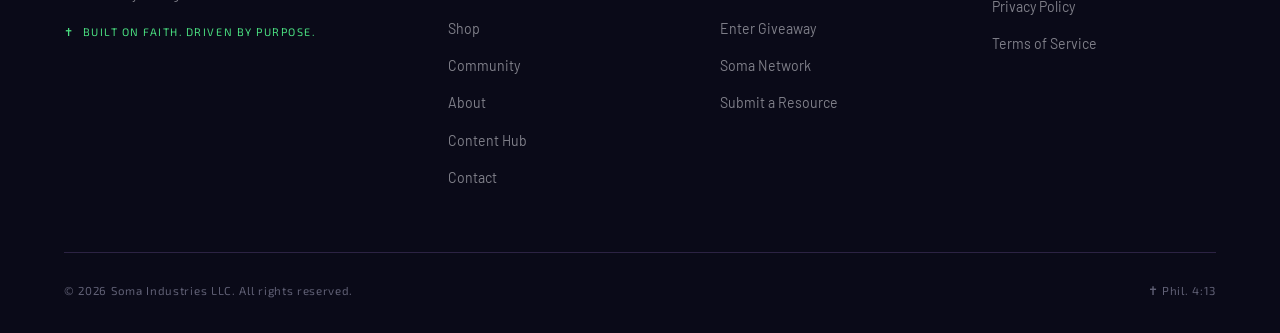
<file: community.html>
<!DOCTYPE html>
<html lang="en">
<head>
  <meta charset="UTF-8" />
  <meta name="viewport" content="width=device-width, initial-scale=1.0" />
  <title>Community — Soma Industries LLC</title>
  <meta name="description" content="The Soma Industries community hub — Black nerds welcome. Fan art, resources, giveaways, and a space built for you." />
  <!-- Open Graph (Facebook, LinkedIn, Discord, iMessage) -->
  <meta property="og:type" content="website" />
  <meta property="og:site_name" content="Soma Industries LLC" />
  <meta property="og:title" content="Community — Soma Industries LLC" />
  <meta property="og:description" content="A space built for Black nerds, faith-driven creators, and the businesses that serve them. Resources, fan art, and community." />
  <meta property="og:url" content="https://somaindustries.org/community.html" />
  <meta property="og:image" content="https://somaindustries.org/assets/images/og-image.png" />
  <meta property="og:image:width" content="1200" />
  <meta property="og:image:height" content="630" />
  <meta property="og:image:alt" content="Soma Industries LLC — Built on Faith. Driven by Purpose." />

  <!-- Twitter / X / Bluesky cards -->
  <meta name="twitter:card" content="summary_large_image" />
  <meta name="twitter:title" content="Community — Soma Industries LLC" />
  <meta name="twitter:description" content="A space built for Black nerds, faith-driven creators, and the businesses that serve them. Resources, fan art, and community." />
  <meta name="twitter:image" content="https://somaindustries.org/assets/images/og-image.png" />

  <!-- Theme color for mobile browser chrome -->
  <meta name="theme-color" content="#7B5EA7" />

  <link rel="stylesheet" href="styles.css" />
  <style>
    /* ── Community-specific styles ── */

    /* Welcome banner */
    .community-welcome {
      background: linear-gradient(135deg, rgba(123,94,167,0.1), rgba(74,222,128,0.07));
      border: 1px solid var(--border-p);
      border-radius: 10px;
      padding: 40px 44px;
      margin-bottom: 64px;
      position: relative;
      overflow: hidden;
    }
    .community-welcome::before {
      content: '';
      position: absolute; top:0; left:0; right:0;
      height: 3px;
      background: linear-gradient(90deg, var(--purple), var(--green));
    }
    .community-welcome-inner {
      display: grid;
      grid-template-columns: 1fr auto;
      gap: 32px;
      align-items: center;
    }
    .welcome-vibes {
      display: flex;
      flex-wrap: wrap;
      gap: 10px;
      margin-top: 18px;
    }
    .vibe-tag {
      display: inline-flex;
      align-items: center;
      gap: 6px;
      padding: 6px 14px;
      font-family: var(--font-ui);
      font-size: 0.72rem;
      font-weight: 600;
      letter-spacing: 0.08em;
      border-radius: 20px;
      border: 1px solid var(--border-p);
      background: var(--bg-card);
      color: var(--silver);
      transition: all 0.25s;
    }
    .vibe-tag:hover {
      border-color: var(--green);
      color: var(--green);
      box-shadow: 0 0 10px var(--green-faint);
    }
    .welcome-emoji-stack {
      font-size: 3.5rem;
      line-height: 1.2;
      text-align: center;
      user-select: none;
    }

    /* Fan art section */
    .fanart-grid {
      display: grid;
      grid-template-columns: repeat(4, 1fr);
      gap: 16px;
      margin-top: 36px;
    }
    .fanart-card {
      background: var(--bg-card);
      border: 1px solid var(--border-p);
      border-radius: 8px;
      overflow: hidden;
      aspect-ratio: 1;
      display: flex;
      align-items: center;
      justify-content: center;
      position: relative;
      transition: all 0.3s var(--ease);
      cursor: pointer;
    }
    .fanart-card:hover {
      border-color: var(--purple-light);
      transform: translateY(-3px);
      box-shadow: 0 6px 30px rgba(123,94,167,0.2);
    }
    .fanart-card.empty {
      border-style: dashed;
      border-color: var(--muted);
      flex-direction: column;
      gap: 8px;
    }
    .fanart-card.empty:hover {
      border-color: var(--purple-light);
      box-shadow: 0 0 20px var(--purple-faint);
    }
    .fanart-placeholder-icon { font-size: 1.8rem; opacity: 0.4; }
    .fanart-placeholder-text {
      font-family: var(--font-ui);
      font-size: 0.62rem;
      font-weight: 600;
      letter-spacing: 0.1em;
      text-transform: uppercase;
      color: var(--muted);
    }
    .fanart-submit-box {
      background: var(--bg-card);
      border: 1px solid var(--border-g);
      border-radius: 10px;
      padding: 40px;
      text-align: center;
      margin-top: 32px;
      position: relative;
      overflow: hidden;
    }
    .fanart-submit-box::before {
      content: '';
      position: absolute; top:0; left:0; right:0;
      height: 2px;
      background: linear-gradient(90deg, transparent, var(--green), transparent);
    }
    .submit-steps {
      display: flex;
      justify-content: center;
      gap: 40px;
      margin: 28px 0;
      flex-wrap: wrap;
    }
    .submit-step {
      display: flex;
      flex-direction: column;
      align-items: center;
      gap: 8px;
      font-family: var(--font-ui);
      font-size: 0.75rem;
      letter-spacing: 0.06em;
      color: var(--silver-dim);
      max-width: 140px;
      text-align: center;
    }
    .submit-step-icon {
      width: 48px; height: 48px;
      border-radius: 50%;
      background: var(--bg-2);
      border: 1px solid var(--border-g);
      display: flex;
      align-items: center;
      justify-content: center;
      font-size: 1.3rem;
    }

    /* Resource list */
    .resource-categories {
      display: grid;
      grid-template-columns: repeat(3, 1fr);
      gap: 24px;
      margin-top: 40px;
    }
    .resource-category {
      background: var(--bg-card);
      border: 1px solid var(--border-p);
      border-radius: 8px;
      overflow: hidden;
      transition: all 0.3s;
    }
    .resource-category:hover { border-color: var(--purple-light); }
    .resource-cat-header {
      padding: 18px 22px;
      background: var(--bg-2);
      border-bottom: 1px solid var(--border-p);
      display: flex;
      align-items: center;
      gap: 10px;
    }
    .resource-cat-header h4 { color: var(--white); font-size: 0.9rem; }
    .resource-list { padding: 16px 22px; display: flex; flex-direction: column; gap: 2px; }
    .resource-item {
      display: flex;
      align-items: center;
      justify-content: space-between;
      padding: 10px 0;
      border-bottom: 1px solid rgba(123,94,167,0.08);
      text-decoration: none;
      transition: all 0.2s;
    }
    .resource-item:last-child { border-bottom: none; }
    .resource-item:hover .resource-name { color: var(--green); }
    .resource-item:hover .resource-arrow { color: var(--green); transform: translateX(3px); }
    .resource-name {
      font-size: 0.85rem;
      color: var(--silver);
      transition: color 0.2s;
    }
    .resource-desc {
      font-size: 0.72rem;
      color: var(--muted);
      margin-top: 2px;
    }
    .resource-arrow {
      font-size: 0.8rem;
      color: var(--muted);
      transition: all 0.2s;
      flex-shrink: 0;
    }
    .resource-add {
      display: flex;
      align-items: center;
      gap: 8px;
      padding: 10px 0;
      font-size: 0.8rem;
      color: var(--muted);
      font-family: var(--font-ui);
      letter-spacing: 0.06em;
      font-style: italic;
    }

    /* Giveaway teaser in community */
    .community-giveaway {
      background: linear-gradient(135deg, rgba(74,222,128,0.06), rgba(123,94,167,0.06));
      border: 1px solid var(--border-g);
      border-radius: 10px;
      padding: 48px;
      display: grid;
      grid-template-columns: 1fr auto;
      gap: 40px;
      align-items: center;
      position: relative;
      overflow: hidden;
    }
    .community-giveaway::before {
      content: '🎁';
      position: absolute;
      right: -20px; top: -20px;
      font-size: 8rem;
      opacity: 0.05;
      pointer-events: none;
    }

    @media (max-width: 1024px) {
      .fanart-grid { grid-template-columns: repeat(3, 1fr); }
      .resource-categories { grid-template-columns: 1fr 1fr; }
    }
    @media (max-width: 768px) {
      .community-welcome-inner { grid-template-columns: 1fr; }
      .welcome-emoji-stack { display: none; }
      .fanart-grid { grid-template-columns: repeat(2, 1fr); }
      .resource-categories { grid-template-columns: 1fr; }
      .community-giveaway { grid-template-columns: 1fr; text-align: center; }
      .community-welcome { padding: 28px 24px; }
      .fanart-submit-box { padding: 28px 20px; }
    }
    @media (max-width: 480px) {
      .fanart-grid { grid-template-columns: repeat(2, 1fr); }
    }
  </style>
</head>
<body>

  <nav class="site-nav" id="nav">
    <div class="nav-inner">
      <a href="index.html" class="nav-logo">
        <span class="logo-soma">SOMA</span>
        <span class="logo-industries">Industries LLC</span>
      </a>
      <button class="nav-toggle" id="navToggle" aria-label="Toggle navigation">
        <span></span><span></span><span></span>
      </button>
      <ul class="nav-links" id="navLinks">
        <li><a href="index.html">Home</a></li>
        <li><a href="giveaways.html">Giveaways</a></li>
        <li><a href="shop.html">Shop</a></li>
        <li><a href="community.html">Community</a></li>
        <li><a href="about.html">About</a></li>
        <li><a href="content.html">Content</a></li>
        <li><a href="contact.html" class="nav-cta">Contact</a></li>
      </ul>
    </div>
  </nav>

  <!-- Page Hero -->
  <section class="page-hero section-sm">
    <div class="hex-bg"></div>
    <div class="container page-hero-content">
      <span class="section-label">You Belong Here</span>
      <h1>The <span class="glow-purple">Community</span></h1>
      <div class="divider"></div>
      <p style="max-width:580px; font-size:1.05rem;">
        A space built specifically for Black nerds — anime fans, gamers, manga readers, 
        sci-fi lovers, tabletop players, and everyone in between. Your culture is celebrated here.
      </p>
    </div>
  </section>

  <!-- Main content -->
  <section class="section" style="background:var(--bg-0); padding-top:40px;">
    <div class="container">

      <!-- Welcome banner -->
      <div class="community-welcome reveal">
        <div class="community-welcome-inner">
          <div>
            <span class="section-label">Welcome, Fam</span>
            <h2>Black Nerds, <span class="glow-green">This One's For You.</span></h2>
            <p style="max-width:600px; margin-top:12px;">
              This community exists because representation matters — even in the spaces we 
              love most. Whether you grew up watching Toonami alone or were the only one 
              in the room who knew what a Pokémon EV was, you've found your people.
              Pull up. You're home.
            </p>
            <div class="welcome-vibes">
              <span class="vibe-tag">⚔️ Shonen Heads</span>
              <span class="vibe-tag">🃏 TCG Players</span>
              <span class="vibe-tag">🎮 Gamers</span>
              <span class="vibe-tag">📚 Manga Readers</span>
              <span class="vibe-tag">🚀 Sci-Fi Fans</span>
              <span class="vibe-tag">🐉 Fantasy Lovers</span>
              <span class="vibe-tag">🦸 Comic Heads</span>
              <span class="vibe-tag">🎲 Tabletop Nerds</span>
              <span class="vibe-tag">🌌 All of the above</span>
            </div>
          </div>
          <div class="welcome-emoji-stack">
            🦾<br>⛩️<br>🃏<br>🎮
          </div>
        </div>
      </div>

      <!-- Giveaway Teaser -->
      <div class="community-giveaway reveal" style="margin-bottom:80px;">
        <div>
          <span class="section-label">Active Now</span>
          <h2 style="margin-bottom:12px;">Current <span class="glow-green">Giveaway</span></h2>
          <p style="margin-bottom:20px;">
            The inaugural Soma Industries giveaway is <strong style="color:var(--green);">live</strong> — 
            a sealed Pokémon TCG <em>Perfect Order Elite Trainer Box</em> goes to one lucky entrant. 
            Earn entries by following, sharing, and engaging across the community.
          </p>
          <div style="display:flex; gap:12px; flex-wrap:wrap;">
            <a href="giveaways.html" class="btn btn-primary">Enter Now 🎁</a>
            <a href="giveaways.html" class="btn btn-ghost">See Prize Details →</a>
          </div>
        </div>
        <div style="text-align:center; flex-shrink:0;">
          <div style="
            font-family: var(--font-ui);
            font-size:0.65rem; font-weight:700;
            letter-spacing:0.18em; text-transform:uppercase;
            color:var(--green); margin-bottom:8px;
          ">Grand Prize</div>
          <div style="display:flex; flex-direction:column; gap:8px;">
            <div class="ss-feature"><span class="ss-feature-icon">🃏</span> Perfect Order ETB</div>
            <div class="ss-feature"><span class="ss-feature-icon">📦</span> Sealed &amp; Brand New</div>
            <div class="ss-feature"><span class="ss-feature-icon">🚀</span> Launch Drop</div>
          </div>
        </div>
      </div>

    </div>
  </section>

  <!-- Fan Art & Creative Submissions -->
  <section class="section" style="background:var(--bg-1);">
    <div class="container">

      <div class="reveal">
        <span class="section-label">Creative Spotlight</span>
        <h2>Fan Art &amp; <span class="glow-purple">Community Work</span></h2>
        <div class="divider"></div>
        <p style="max-width:600px;">
          Got art to share? Creations, fan works, digital pieces, original characters — 
          anything from the culture is welcome here. Submit your work and get featured 
          on the site and across the stream.
        </p>
      </div>

      <!-- Art gallery grid -->
      <div class="fanart-grid reveal">
        <!-- Filled slots — replace src with real submissions -->
        <div class="fanart-card empty">
          <span class="fanart-placeholder-icon">🎨</span>
          <span class="fanart-placeholder-text">First submission</span>
        </div>
        <div class="fanart-card empty">
          <span class="fanart-placeholder-icon">✍️</span>
          <span class="fanart-placeholder-text">Your art here</span>
        </div>
        <div class="fanart-card empty">
          <span class="fanart-placeholder-icon">🖼️</span>
          <span class="fanart-placeholder-text">Submit yours</span>
        </div>
        <div class="fanart-card empty">
          <span class="fanart-placeholder-icon">🌟</span>
          <span class="fanart-placeholder-text">Be featured</span>
        </div>
        <div class="fanart-card empty">
          <span class="fanart-placeholder-icon">🎨</span>
          <span class="fanart-placeholder-text">All styles welcome</span>
        </div>
        <div class="fanart-card empty">
          <span class="fanart-placeholder-icon">✨</span>
          <span class="fanart-placeholder-text">More coming</span>
        </div>
        <div class="fanart-card empty">
          <span class="fanart-placeholder-icon">🎭</span>
          <span class="fanart-placeholder-text">OCs welcome</span>
        </div>
        <div class="fanart-card empty">
          <span class="fanart-placeholder-icon">🖌️</span>
          <span class="fanart-placeholder-text">Fan works too</span>
        </div>
      </div>

      <!-- Submission box -->
      <div class="fanart-submit-box reveal">
        <span class="section-label" style="justify-content:center;">Submit Your Work</span>
        <h3 style="color:var(--white); margin-bottom:10px;">Want to be featured here?</h3>
        <p style="max-width:500px; margin:0 auto; color:var(--silver-dim); font-size:0.9rem;">
          Send your art, digital work, or creative piece to be featured in the gallery 
          and spotlighted during a stream. No gatekeeping — all skill levels, all styles, all welcome.
        </p>

        <div class="submit-steps">
          <div class="submit-step">
            <div class="submit-step-icon">📸</div>
            <span>Create or photograph your work</span>
          </div>
          <div class="submit-step">
            <div class="submit-step-icon">📧</div>
            <span>Send it to the contact page</span>
          </div>
          <div class="submit-step">
            <div class="submit-step-icon">🌟</div>
            <span>Get featured on site &amp; stream</span>
          </div>
        </div>

        <a href="contact.html" class="btn btn-green">Submit Your Work →</a>
        <p style="font-size:0.72rem; color:var(--muted); margin-top:14px;">
          By submitting, you confirm this is your original work or you have rights to share it.
        </p>
      </div>

    </div>
  </section>

  <!-- Black Nerd Resource List -->
  <section class="section" style="background:var(--bg-0);">
    <div class="container">

      <div class="reveal">
        <span class="section-label">The List</span>
        <h2>Black Nerd <span class="glow-green">Resources</span></h2>
        <div class="divider"></div>
        <p style="max-width:640px;">
          Black-owned shops, nerd spaces, Discord servers, and communities worth knowing. 
          This list is community-maintained — if you know a spot that belongs here, 
          <a href="contact.html" style="color:var(--purple-light);">let us know</a>.
        </p>
      </div>

      <div class="resource-categories reveal">

        <!-- Black-Owned Shops -->
        <div class="resource-category">
          <div class="resource-cat-header">
            <span style="font-size:1.2rem;">🛍️</span>
            <h4>Black-Owned Nerd Shops</h4>
          </div>
          <div class="resource-list">
            <a href="#" class="resource-item">
              <div>
                <div class="resource-name">Black Nerd Problems</div>
                <div class="resource-desc">Culture, media, nerd commentary</div>
              </div>
              <span class="resource-arrow">→</span>
            </a>
            <a href="#" class="resource-item">
              <div>
                <div class="resource-name">Sankofa Reads</div>
                <div class="resource-desc">Black-owned bookstore with manga & comics</div>
              </div>
              <span class="resource-arrow">→</span>
            </a>
            <a href="#" class="resource-item">
              <div>
                <div class="resource-name">TBD — Submit a shop</div>
                <div class="resource-desc">Know a great one?</div>
              </div>
              <span class="resource-arrow">→</span>
            </a>
            <div class="resource-add">
              + <a href="contact.html" style="color:var(--purple-light); margin-left:4px;">Suggest a shop</a>
            </div>
          </div>
        </div>

        <!-- Community Servers -->
        <div class="resource-category">
          <div class="resource-cat-header">
            <span style="font-size:1.2rem;">💬</span>
            <h4>Community Spaces</h4>
          </div>
          <div class="resource-list">
            <a href="#" class="resource-item">
              <div>
                <div class="resource-name">Soma Industries Discord</div>
                <div class="resource-desc">Our own community server</div>
              </div>
              <span class="resource-arrow">→</span>
            </a>
            <a href="#" class="resource-item">
              <div>
                <div class="resource-name">Black Girl Gamers</div>
                <div class="resource-desc">Safe space for Black women in gaming</div>
              </div>
              <span class="resource-arrow">→</span>
            </a>
            <a href="#" class="resource-item">
              <div>
                <div class="resource-name">Melanin Base Camp</div>
                <div class="resource-desc">Black nerd & tabletop gaming community</div>
              </div>
              <span class="resource-arrow">→</span>
            </a>
            <div class="resource-add">
              + <a href="contact.html" style="color:var(--purple-light); margin-left:4px;">Suggest a server</a>
            </div>
          </div>
        </div>

        <!-- Creators to Follow -->
        <div class="resource-category">
          <div class="resource-cat-header">
            <span style="font-size:1.2rem;">🎥</span>
            <h4>Creators to Watch</h4>
          </div>
          <div class="resource-list">
            <a href="#" class="resource-item">
              <div>
                <div class="resource-name">Add a creator here</div>
                <div class="resource-desc">Black nerd YouTubers, streamers & more</div>
              </div>
              <span class="resource-arrow">→</span>
            </a>
            <a href="#" class="resource-item">
              <div>
                <div class="resource-name">More coming</div>
                <div class="resource-desc">List grows with the community</div>
              </div>
              <span class="resource-arrow">→</span>
            </a>
            <div class="resource-add">
              + <a href="contact.html" style="color:var(--purple-light); margin-left:4px;">Suggest a creator</a>
            </div>
          </div>
        </div>

        <!-- Anime / Manga Resources -->
        <div class="resource-category">
          <div class="resource-cat-header">
            <span style="font-size:1.2rem;">⛩️</span>
            <h4>Anime &amp; Manga</h4>
          </div>
          <div class="resource-list">
            <a href="https://myanimelist.net" target="_blank" rel="noopener" class="resource-item">
              <div>
                <div class="resource-name">MyAnimeList</div>
                <div class="resource-desc">Track, rate, and discover anime/manga</div>
              </div>
              <span class="resource-arrow">→</span>
            </a>
            <a href="https://anilist.co" target="_blank" rel="noopener" class="resource-item">
              <div>
                <div class="resource-name">AniList</div>
                <div class="resource-desc">Modern tracking with community features</div>
              </div>
              <span class="resource-arrow">→</span>
            </a>
            <a href="#" class="resource-item">
              <div>
                <div class="resource-name">Black Anime Fan groups</div>
                <div class="resource-desc">Submit a group to be listed</div>
              </div>
              <span class="resource-arrow">→</span>
            </a>
            <div class="resource-add">
              + <a href="contact.html" style="color:var(--purple-light); margin-left:4px;">Suggest a resource</a>
            </div>
          </div>
        </div>

        <!-- Gaming -->
        <div class="resource-category">
          <div class="resource-cat-header">
            <span style="font-size:1.2rem;">🎮</span>
            <h4>Gaming</h4>
          </div>
          <div class="resource-list">
            <a href="#" class="resource-item">
              <!-- <div>
                <div class="resource-name">Black Gamers Matter</div>
                <div class="resource-desc">Community advocacy & gaming events</div>
              </div> -->
              <span class="resource-arrow">→</span>
            </a>
            <a href="#" class="resource-item">
              <!-- <div>
                <div class="resource-name">Controllers &amp; Community</div>
                <div class="resource-desc">Black gaming Discord community</div>
              </div> -->
              <span class="resource-arrow">→</span>
            </a>
            <div class="resource-add">
              + <a href="contact.html" style="color:var(--purple-light); margin-left:4px;">Suggest a resource</a>
            </div>
          </div>
        </div>

        <!-- TCG / Tabletop -->
        <div class="resource-category">
          <div class="resource-cat-header">
            <span style="font-size:1.2rem;">🃏</span>
            <h4>TCG &amp; Tabletop</h4>
          </div>
          <div class="resource-list">
            <a href="#" class="resource-item">
              <div>
                <div class="resource-name">Black D&amp;D Players Unite</div>
                <div class="resource-desc">Tabletop RPG community spaces</div>
              </div>
              <span class="resource-arrow">→</span>
            </a>
            <a href="#" class="resource-item">
              <div>
                <div class="resource-name">Pokémon TCG groups</div>
                <div class="resource-desc">Black collector & player communities</div>
              </div>
              <span class="resource-arrow">→</span>
            </a>
            <div class="resource-add">
              + <a href="contact.html" style="color:var(--purple-light); margin-left:4px;">Suggest a resource</a>
            </div>
          </div>
        </div>

      </div>

      <div style="
        margin-top:36px; padding:22px 28px;
        background:var(--bg-card); border:1px solid var(--border-p); border-radius:8px;
        display:flex; align-items:center; gap:16px; flex-wrap:wrap;
        justify-content:space-between;
      " class="reveal">
        <div>
          <h4 style="color:var(--white); margin-bottom:4px;">Know a spot that belongs on this list?</h4>
          <p style="font-size:0.85rem; color:var(--silver-dim);">This resource list grows by community support. Submit a shop, server, or creator that you think is dope and we'll add it.</p>
        </div>
        <a href="contact.html" class="btn btn-ghost" style="flex-shrink:0;">Submit a Resource →</a>
      </div>

    </div>
  </section>

  <!-- CTA -->
  <section class="cta-strip">
    <div class="container">
      <h2>Building something?</h2>
      <p>Whether it's a business, a creative project, or a community — Soma Industries wants to help you put it on.</p>
      <div style="display:flex; gap:14px; justify-content:center; flex-wrap:wrap;">
        <a href="contact.html" class="btn btn-primary">Get in Touch →</a>
        <a href="giveaways.html" class="btn btn-green">Enter the Giveaway 🎁</a>
      </div>
    </div>
  </section>

  <footer class="site-footer">
    <div class="container">
      <div class="footer-grid">
        <div class="footer-brand">
          <a href="index.html" class="nav-logo" style="display:inline-flex;">
            <span class="logo-soma">SOMA</span>
            <span class="logo-industries">Industries LLC</span>
          </a>
          <p>Empowering Black Businesses and building a community through <strong style="color:var(--green);">Faith</strong>. </p>
          <div class="footer-faith">Built on Faith. Driven by Purpose.</div>
        </div>
        <div class="footer-col">
          <h4>Navigate</h4>
          <ul>
            <li><a href="index.html">Home</a></li>
            <li><a href="giveaways.html">Giveaways</a></li>
            <li><a href="shop.html">Shop</a></li>
            <li><a href="community.html">Community</a></li>
            <li><a href="about.html">About</a></li>
            <li><a href="content.html">Content Hub</a></li>
            <li><a href="contact.html">Contact</a></li>
          </ul>
        </div>
        <div class="footer-col">
          <h4>Community</h4>
          <ul>
            <li><a href="community.html">Fan Art Submissions</a></li>
            <li><a href="community.html">Black Nerd Resources</a></li>
            <li><a href="giveaways.html">Enter Giveaway</a></li>
            <li><a href="network.html">Soma Network</a></li>
            <li><a href="contact.html">Submit a Resource</a></li>
          </ul>
        </div>
        <div class="footer-col">
          <h4>Connect</h4>
          <div class="footer-socials">
            <a href="https://www.youtube.com/@HailKingSoma" target="_blank" rel="noopener" class="social-btn" title="YouTube">YT</a>
            <a href="https://www.twitch.tv/hailkingsoma" target="_blank" rel="noopener" class="social-btn" title="Twitch">TW</a>
            <a href="https://bsky.app/profile/somacorp.co" target="_blank" rel="noopener" class="social-btn" title="Bluesky">BSky</a>
            <a href="https://www.linkedin.com/in/jarr201/" target="_blank" rel="noopener" class="social-btn" title="LinkedIn">in</a>
          </div>
          <ul style="margin-top:16px;">
            <li><a href="privacy.html">Privacy Policy</a></li>
            <li><a href="terms.html">Terms of Service</a></li>
          </ul>
        </div>
      </div>
      <div class="footer-bottom">
        <span>© 2026 Soma Industries LLC. All rights reserved.</span>
        <span style="color:var(--muted);">✝ Phil. 4:13</span>
      </div>
    </div>
  </footer>

  <script src="nav.js"></script>
</body>
</html>
</file>
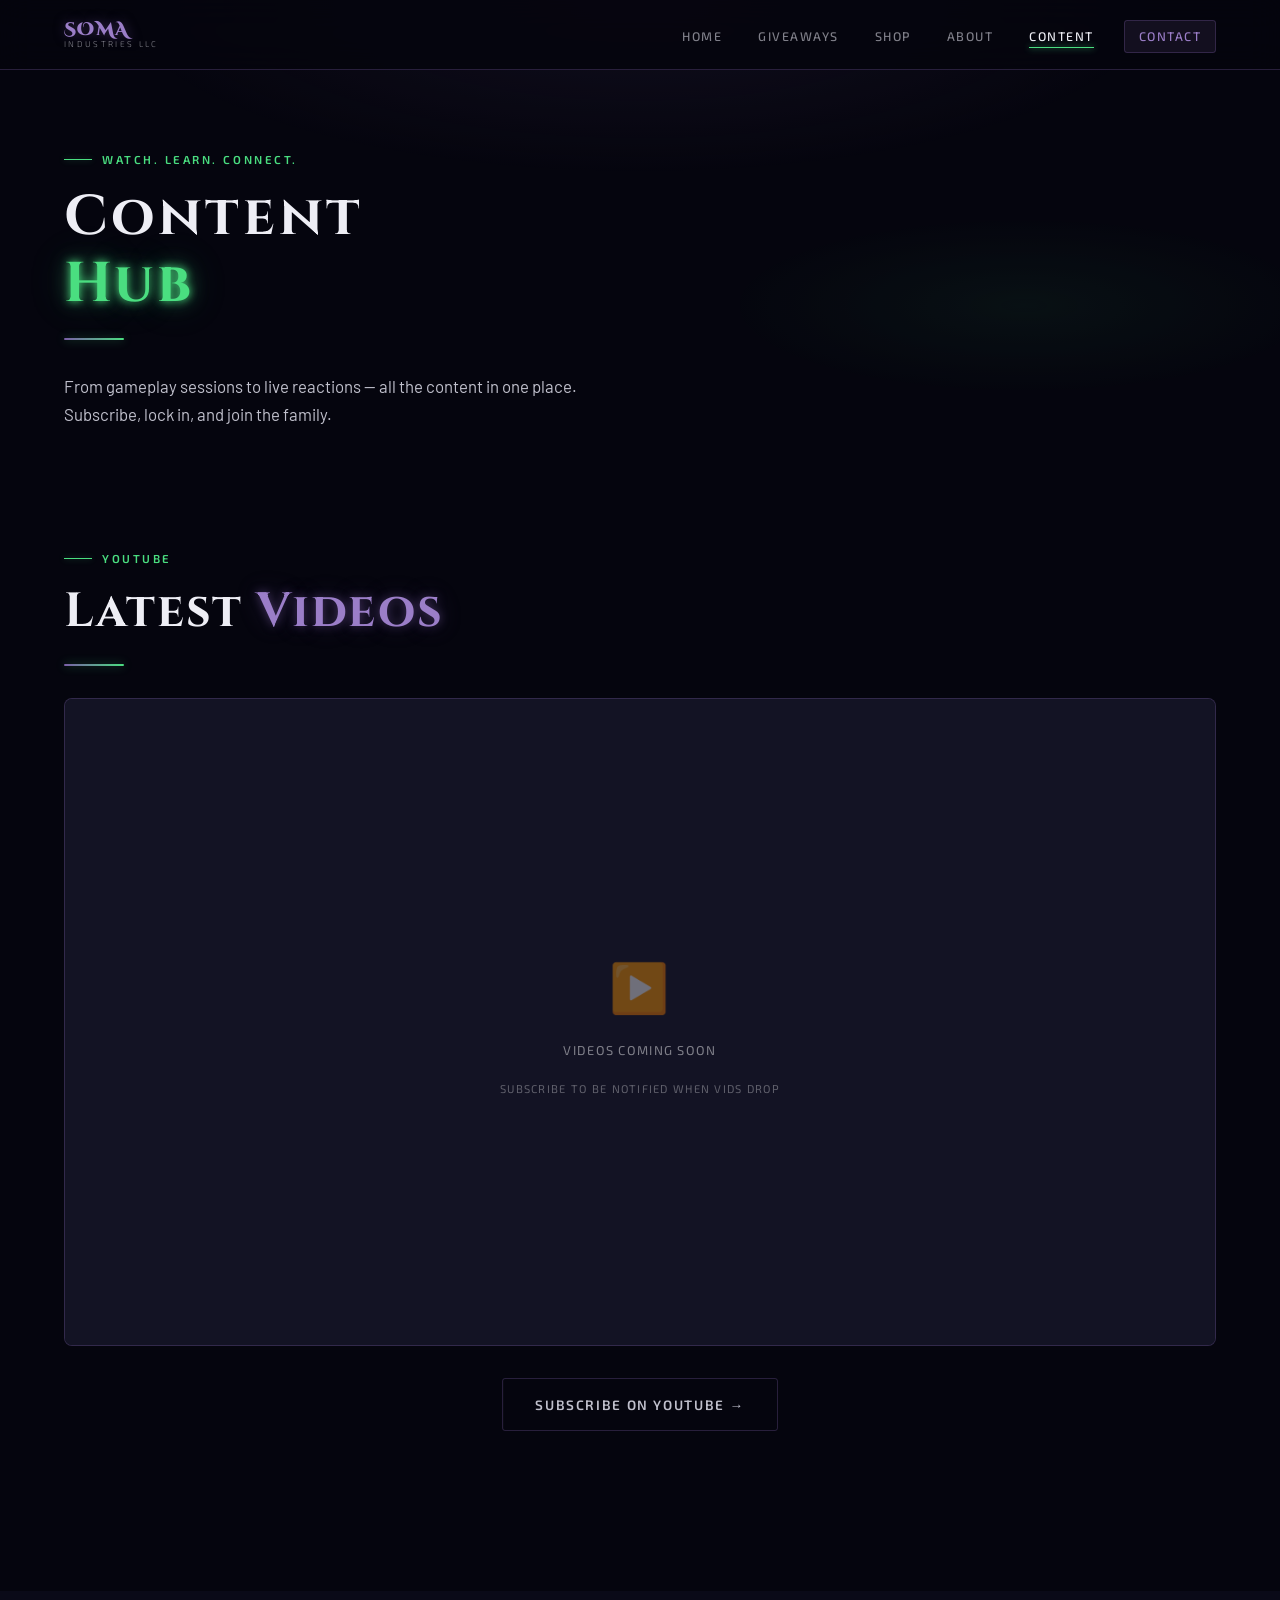
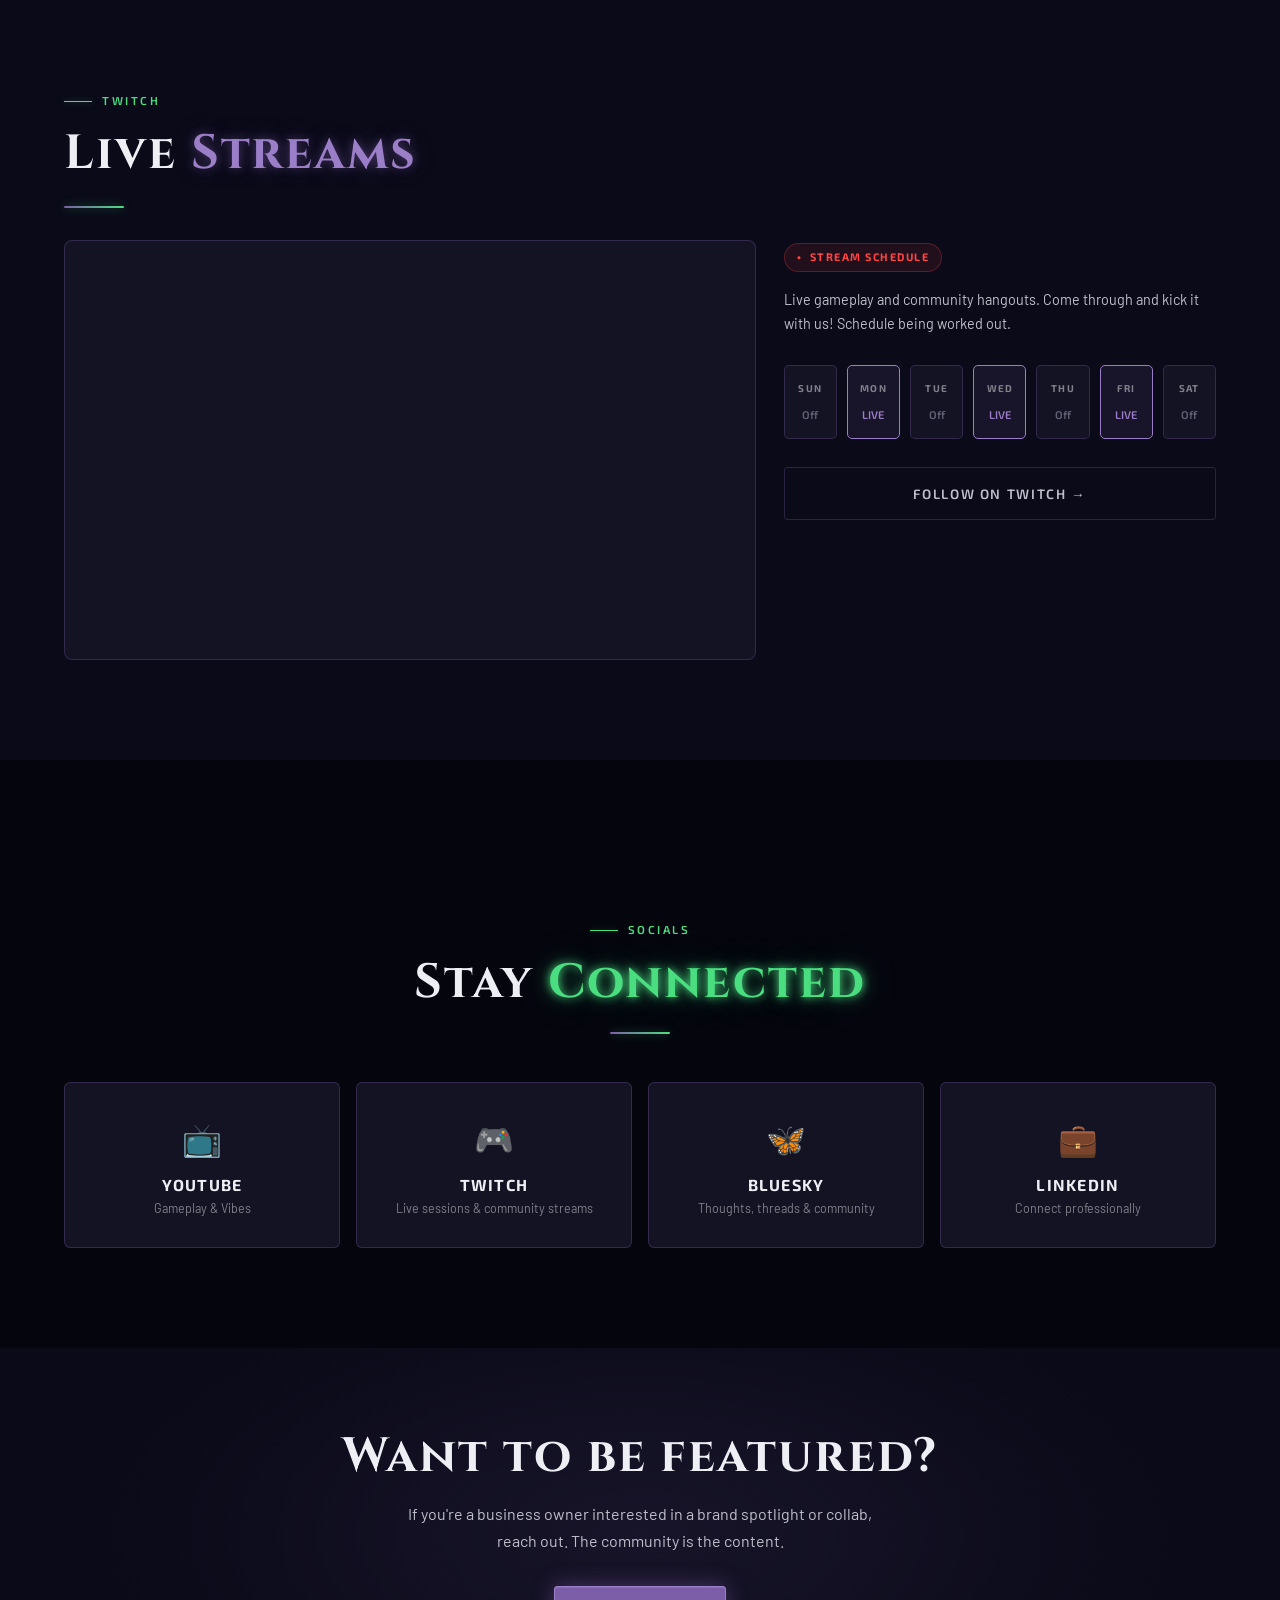
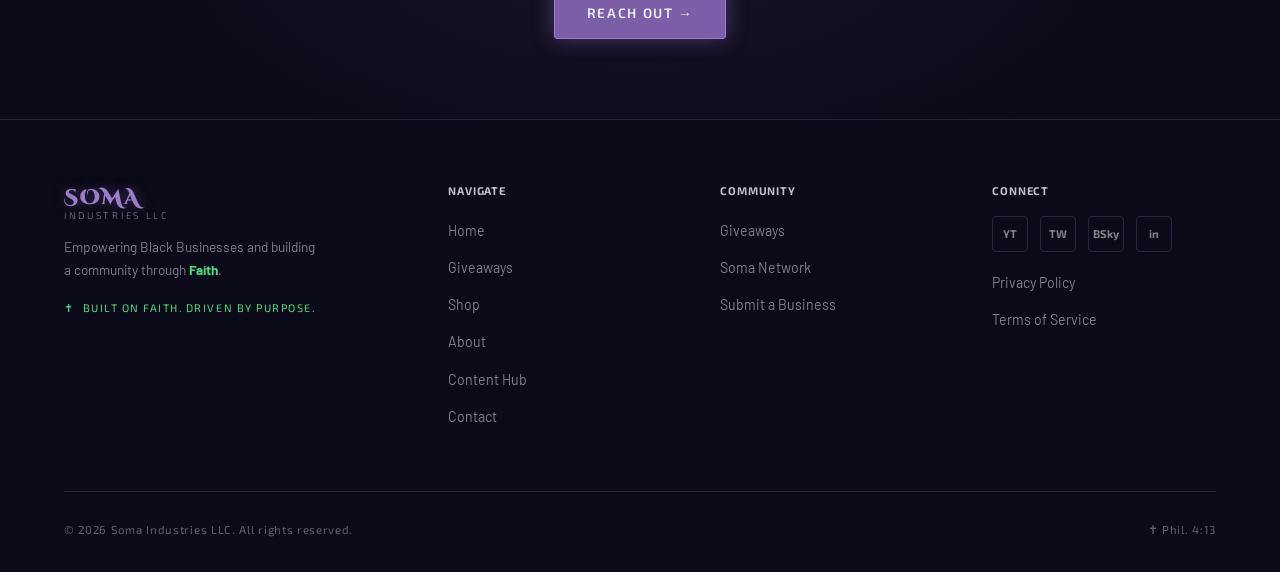
<file: content.html>
<!DOCTYPE html>
<html lang="en">
<head>
  <meta charset="UTF-8" />
  <meta name="viewport" content="width=device-width, initial-scale=1.0" />
  <title>Content Hub — Soma Industries LLC</title>
  <meta name="description" content="Watch, follow, and connect with Soma Industries — YouTube videos, Twitch livestreams, and social media content." />
  <!-- Open Graph (Facebook, LinkedIn, Discord, iMessage) -->
  <meta property="og:type" content="website" />
  <meta property="og:site_name" content="Soma Industries LLC" />
  <meta property="og:title" content="Content Hub — Soma Industries LLC" />
  <meta property="og:description" content="YouTube, Twitch, and social content from Soma Industries — design tutorials, gameplay, and community streams." />
  <meta property="og:url" content="https://somaindustries.org/content.html" />
  <meta property="og:image" content="https://somaindustries.org/assets/images/og-image.png" />
  <meta property="og:image:width" content="1200" />
  <meta property="og:image:height" content="630" />
  <meta property="og:image:alt" content="Soma Industries LLC — Built on Faith. Driven by Purpose." />

  <!-- Twitter / X / Bluesky cards -->
  <meta name="twitter:card" content="summary_large_image" />
  <meta name="twitter:title" content="Content Hub — Soma Industries LLC" />
  <meta name="twitter:description" content="YouTube, Twitch, and social content from Soma Industries — design tutorials, gameplay, and community streams." />
  <meta name="twitter:image" content="https://somaindustries.org/assets/images/og-image.png" />

  <!-- Theme color for mobile browser chrome -->
  <meta name="theme-color" content="#7B5EA7" />

  <link rel="stylesheet" href="styles.css" />
  <style>
    .live-indicator {
      display: inline-flex;
      align-items: center;
      gap: 7px;
      font-family: var(--font-ui);
      font-size: 0.68rem;
      font-weight: 700;
      letter-spacing: 0.14em;
      text-transform: uppercase;
      color: #FF4444;
      background: rgba(255,68,68,0.1);
      border: 1px solid rgba(255,68,68,0.25);
      padding: 4px 12px;
      border-radius: 20px;
      margin-bottom: 16px;
    }
    .live-indicator::before {
      content: '●';
      font-size: 0.45rem;
      animation: blink 1.2s ease-in-out infinite;
    }
    .schedule-grid {
      display: grid;
      grid-template-columns: repeat(7, 1fr);
      gap: 10px;
      margin-top: 28px;
    }
    .schedule-day {
      background: var(--bg-card);
      border: 1px solid var(--border-p);
      border-radius: 5px;
      padding: 14px 8px;
      text-align: center;
      font-family: var(--font-ui);
    }
    .schedule-day .day-name {
      font-size: 0.62rem;
      font-weight: 700;
      letter-spacing: 0.12em;
      text-transform: uppercase;
      color: var(--silver-dim);
      margin-bottom: 8px;
    }
    .schedule-day .day-status {
      font-size: 0.7rem;
      font-weight: 600;
      color: var(--muted);
    }
    .schedule-day.live-day {
      border-color: var(--purple-light);
      background: var(--purple-faint);
    }
    .schedule-day.live-day .day-status {
      color: var(--purple-light);
    }
    .latest-videos {
      display: grid;
      grid-template-columns: repeat(3, 1fr);
      gap: 20px;
      margin-top: 28px;
    }
    .video-card {
      background: var(--bg-card);
      border: 1px solid var(--border-p);
      border-radius: 6px;
      overflow: hidden;
      transition: all 0.3s var(--ease);
      cursor: pointer;
    }
    .video-card:hover {
      border-color: var(--purple-light);
      transform: translateY(-3px);
      box-shadow: 0 6px 30px rgba(123,94,167,0.2);
    }
    .video-thumb {
      height: 150px;
      background: linear-gradient(135deg, #1a0808, #2d0a0a);
      display: flex;
      align-items: center;
      justify-content: center;
      font-size: 2.5rem;
      position: relative;
    }
    .video-thumb::after {
      content: '▶';
      position: absolute;
      font-size: 1.4rem;
      color: rgba(255,255,255,0.8);
      background: rgba(0,0,0,0.5);
      width: 44px; height: 44px;
      border-radius: 50%;
      display: flex;
      align-items: center;
      justify-content: center;
      padding-left: 4px;
    }
    .video-body { padding: 16px 18px; }
    .video-body h4 { color: var(--white); font-size: 0.9rem; margin-bottom: 6px; }
    .video-body p  { font-size: 0.78rem; color: var(--silver-dim); }
    @media (max-width: 768px) {
      .schedule-grid { grid-template-columns: repeat(4, 1fr); }
      .latest-videos { grid-template-columns: 1fr 1fr; }
    }
    @media (max-width: 480px) {
      .latest-videos { grid-template-columns: 1fr; }
      .schedule-grid { grid-template-columns: repeat(3, 1fr); }
    }
  </style>
</head>
<body>

  <nav class="site-nav" id="nav">
    <div class="nav-inner">
      <a href="index.html" class="nav-logo">
        <span class="logo-soma">SOMA</span>
        <span class="logo-industries">Industries LLC</span>
      </a>
      <button class="nav-toggle" id="navToggle" aria-label="Toggle navigation">
        <span></span><span></span><span></span>
      </button>
      <ul class="nav-links" id="navLinks">
        <li><a href="index.html">Home</a></li>
        <li><a href="giveaways.html">Giveaways</a></li>
        <li><a href="shop.html">Shop</a></li>
        <li><a href="about.html">About</a></li>
        <li><a href="content.html">Content</a></li>
        <li><a href="contact.html" class="nav-cta">Contact</a></li>
      </ul>
    </div>
  </nav>

  <!-- Page Hero -->
  <section class="page-hero section-sm">
    <div class="hex-bg"></div>
    <div class="container page-hero-content">
      <span class="section-label">Watch. Learn. Connect.</span>
      <h1>Content<br><span class="glow-green">Hub</span></h1>
      <div class="divider"></div>
      <p style="max-width:560px; font-size:1.05rem;">
        From gameplay sessions to live reactions — all the content 
        in one place. Subscribe, lock in, and join the family.
      </p>
    </div>
  </section>

  <!-- YouTube Section -->
  <section class="section embed-section" style="background:var(--bg-0); padding-top:40px;">
    <div class="container">
      <span class="section-label">YouTube</span>
      <h2>Latest <span class="glow-purple">Videos</span></h2>
      <div class="divider"></div>

      <!-- 
        YouTube embed — reactivate when you have public videos uploaded.
        Your uploads playlist ID is: UUXWdVEO6__bSZBTEDieTrSA
        (Channel ID UCXWdVEO6__bSZBTEDieTrSA with UC → UU)
        
        To activate, replace the .embed-placeholder div below with:
        <iframe width="100%" height="100%"
          src="https://www.youtube.com/embed/videoseries?list=UUXWdVEO6__bSZBTEDieTrSA"
          frameborder="0" allow="accelerometer; autoplay; clipboard-write;
          encrypted-media; gyroscope; picture-in-picture" allowfullscreen>
        </iframe>
      -->
      <div class="youtube-embed-wrap reveal">
        <div class="embed-placeholder">
          <span class="embed-placeholder-icon">▶️</span>
          <span>Videos Coming Soon</span>
          <span style="font-size:0.7rem; opacity:0.7; margin-top:6px;">Subscribe to be notified when vids drop</span>
        </div>
      </div>

      <!-- Latest video cards -->
      <!-- <div class="latest-videos reveal">
        <div class="video-card">
          <div class="video-thumb">🎨</div>
          <div class="video-body">
            <h4>How to Build a Brand Identity From Scratch</h4>
            <p>Step-by-step walkthrough of the brand identity process — from discovery to final files.</p>
          </div>
        </div>
        <div class="video-card">
          <div class="video-thumb">💡</div>
          <div class="video-body">
            <h4>5 Websites Every Black Business Owner Needs to Know</h4>
            <p>Free tools and resources for entrepreneurs who are building lean but want to look big.</p>
          </div>
        </div>
        <div class="video-card">
          <div class="video-thumb">🌐</div>
          <div class="video-body">
            <h4>Building a Website on a Budget — Full Tutorial</h4>
            <p>A complete guide to getting a professional web presence without spending a fortune.</p>
          </div>
        </div>
      </div> -->

      <div style="text-align:center; margin-top:32px;">
        <a href="https://www.youtube.com/@HailKingSoma" target="_blank" rel="noopener" class="btn btn-ghost">
          Subscribe on YouTube →
        </a>
      </div>
    </div>
  </section>

  <!-- Twitch Section -->
  <section class="section embed-section" style="background:var(--bg-1);">
    <div class="container">
      <span class="section-label">Twitch</span>
      <h2>Live <span class="glow-purple">Streams</span></h2>
      <div class="divider"></div>

      <div style="display:grid; grid-template-columns: 1.6fr 1fr; gap:28px; align-items:start;" class="reveal">
        <!-- Twitch embed placeholder -->
        <div class="twitch-embed-wrap">
          <iframe
            src="https://player.twitch.tv/?channel=hailkingsoma&parent=somaindustries.org&parent=www.somaindustries.org&parent=localhost&parent=127.0.0.1"
            height="100%" width="100%"
            allowfullscreen
            frameborder="0"
            scrolling="no"
            allow="autoplay; fullscreen">
          </iframe>
        </div>

        <div>
          <div class="live-indicator">Stream Schedule</div>
          <p style="margin-bottom:16px; font-size:0.9rem;">
            Live gameplay and community hangouts. 
            Come through and kick it with us! Schedule being worked out.
          </p>

          <!--🟣 Live ball-->
          <div class="schedule-grid">
            <div class="schedule-day"><div class="day-name">Sun</div><div class="day-status">Off</div></div>
            <div class="schedule-day live-day"><div class="day-name">Mon</div><div class="day-status">LIVE</div></div>
            <div class="schedule-day"><div class="day-name">Tue</div><div class="day-status">Off</div></div>
            <div class="schedule-day live-day"><div class="day-name">Wed</div><div class="day-status">LIVE</div></div>
            <div class="schedule-day"><div class="day-name">Thu</div><div class="day-status">Off</div></div>
            <div class="schedule-day live-day"><div class="day-name">Fri</div><div class="day-status">LIVE</div></div>
            <div class="schedule-day"><div class="day-name">Sat</div><div class="day-status">Off</div></div>
          </div>

          <div style="margin-top:28px;">
            <a href="https://www.twitch.tv/hailkingsoma" target="_blank" rel="noopener" class="btn btn-ghost" style="width:100%; justify-content:center;">
              Follow on Twitch →
            </a>
          </div>
        </div>
      </div>
    </div>
  </section>

  <!-- Social Media -->
  <section class="section" style="background:var(--bg-0);">
    <div class="container">
      <div class="reveal" style="text-align:center; margin-bottom:48px;">
        <span class="section-label" style="justify-content:center;">Socials</span>
        <h2>Stay <span class="glow-green">Connected</span></h2>
        <div class="divider" style="margin:20px auto 0;"></div>
      </div>

      <div class="social-links-grid reveal" style="grid-template-columns: repeat(4, 1fr);">
        <a href="https://www.youtube.com/@HailKingSoma" target="_blank" rel="noopener" class="social-link-card">
          <span class="icon">📺</span>
          <h4>YouTube</h4>
          <p>Gameplay &amp; Vibes</p>
        </a>
        <a href="https://www.twitch.tv/hailkingsoma" target="_blank" rel="noopener" class="social-link-card">
          <span class="icon">🎮</span>
          <h4>Twitch</h4>
          <p>Live sessions &amp; community streams</p>
        </a>
        <a href="https://bsky.app/profile/somacorp.co" target="_blank" rel="noopener" class="social-link-card">
          <span class="icon">🦋</span>
          <h4>Bluesky</h4>
          <p>Thoughts, threads &amp; community</p>
        </a>
        <a href="https://www.linkedin.com/in/jarr201/" target="_blank" rel="noopener" class="social-link-card">
          <span class="icon">💼</span>
          <h4>LinkedIn</h4>
          <p>Connect professionally</p>
        </a>
      </div>
    </div>
  </section>

  <!-- CTA Strip -->
  <section class="cta-strip">
    <div class="container">
      <h2>Want to be featured?</h2>
      <p>If you're a business owner interested in a brand spotlight or collab, reach out. The community is the content.</p>
      <a href="contact.html" class="btn btn-primary">Reach Out →</a>
    </div>
  </section>

  <footer class="site-footer">
    <div class="container">
      <div class="footer-grid">
        <div class="footer-brand">
          <a href="index.html" class="nav-logo" style="display:inline-flex;">
            <span class="logo-soma">SOMA</span>
            <span class="logo-industries">Industries LLC</span>
          </a>
          <p>Empowering Black Businesses and building a community through <strong style="color:var(--green);">Faith</strong>. </p>
          <div class="footer-faith">Built on Faith. Driven by Purpose.</div>
        </div>
        <div class="footer-col">
          <h4>Navigate</h4>
          <ul>
            <li><a href="index.html">Home</a></li>
            <li><a href="giveaways.html">Giveaways</a></li>
            <li><a href="shop.html">Shop</a></li>
                <li><a href="about.html">About</a></li>
            <li><a href="content.html">Content Hub</a></li>
            <li><a href="contact.html">Contact</a></li>
          </ul>
        </div>
        <div class="footer-col">
          <h4>Community</h4>
          <ul>
            <li><a href="giveaways.html">Giveaways</a></li>
            <li><a href="network.html">Soma Network</a></li>
            <li><a href="contact.html">Submit a Business</a></li>
          </ul>
        </div>
        <div class="footer-col">
          <h4>Connect</h4>
          <div class="footer-socials">
            <a href="https://www.youtube.com/@HailKingSoma" target="_blank" rel="noopener" class="social-btn" title="YouTube">YT</a>
            <a href="https://www.twitch.tv/hailkingsoma" target="_blank" rel="noopener" class="social-btn" title="Twitch">TW</a>
            <a href="https://bsky.app/profile/somacorp.co" target="_blank" rel="noopener" class="social-btn" title="Bluesky">BSky</a>
            <a href="https://www.linkedin.com/in/jarr201/" target="_blank" rel="noopener" class="social-btn" title="LinkedIn">in</a>
          </div>
          <ul style="margin-top:16px;">
            <li><a href="privacy.html">Privacy Policy</a></li>
            <li><a href="terms.html">Terms of Service</a></li>
          </ul>
        </div>
      </div>
      <div class="footer-bottom">
        <span>© 2026 Soma Industries LLC. All rights reserved.</span>
        <span style="color:var(--muted);">✝ Phil. 4:13</span>
      </div>
    </div>
  </footer>

  <script src="nav.js"></script>
</body>
</html>
</file>
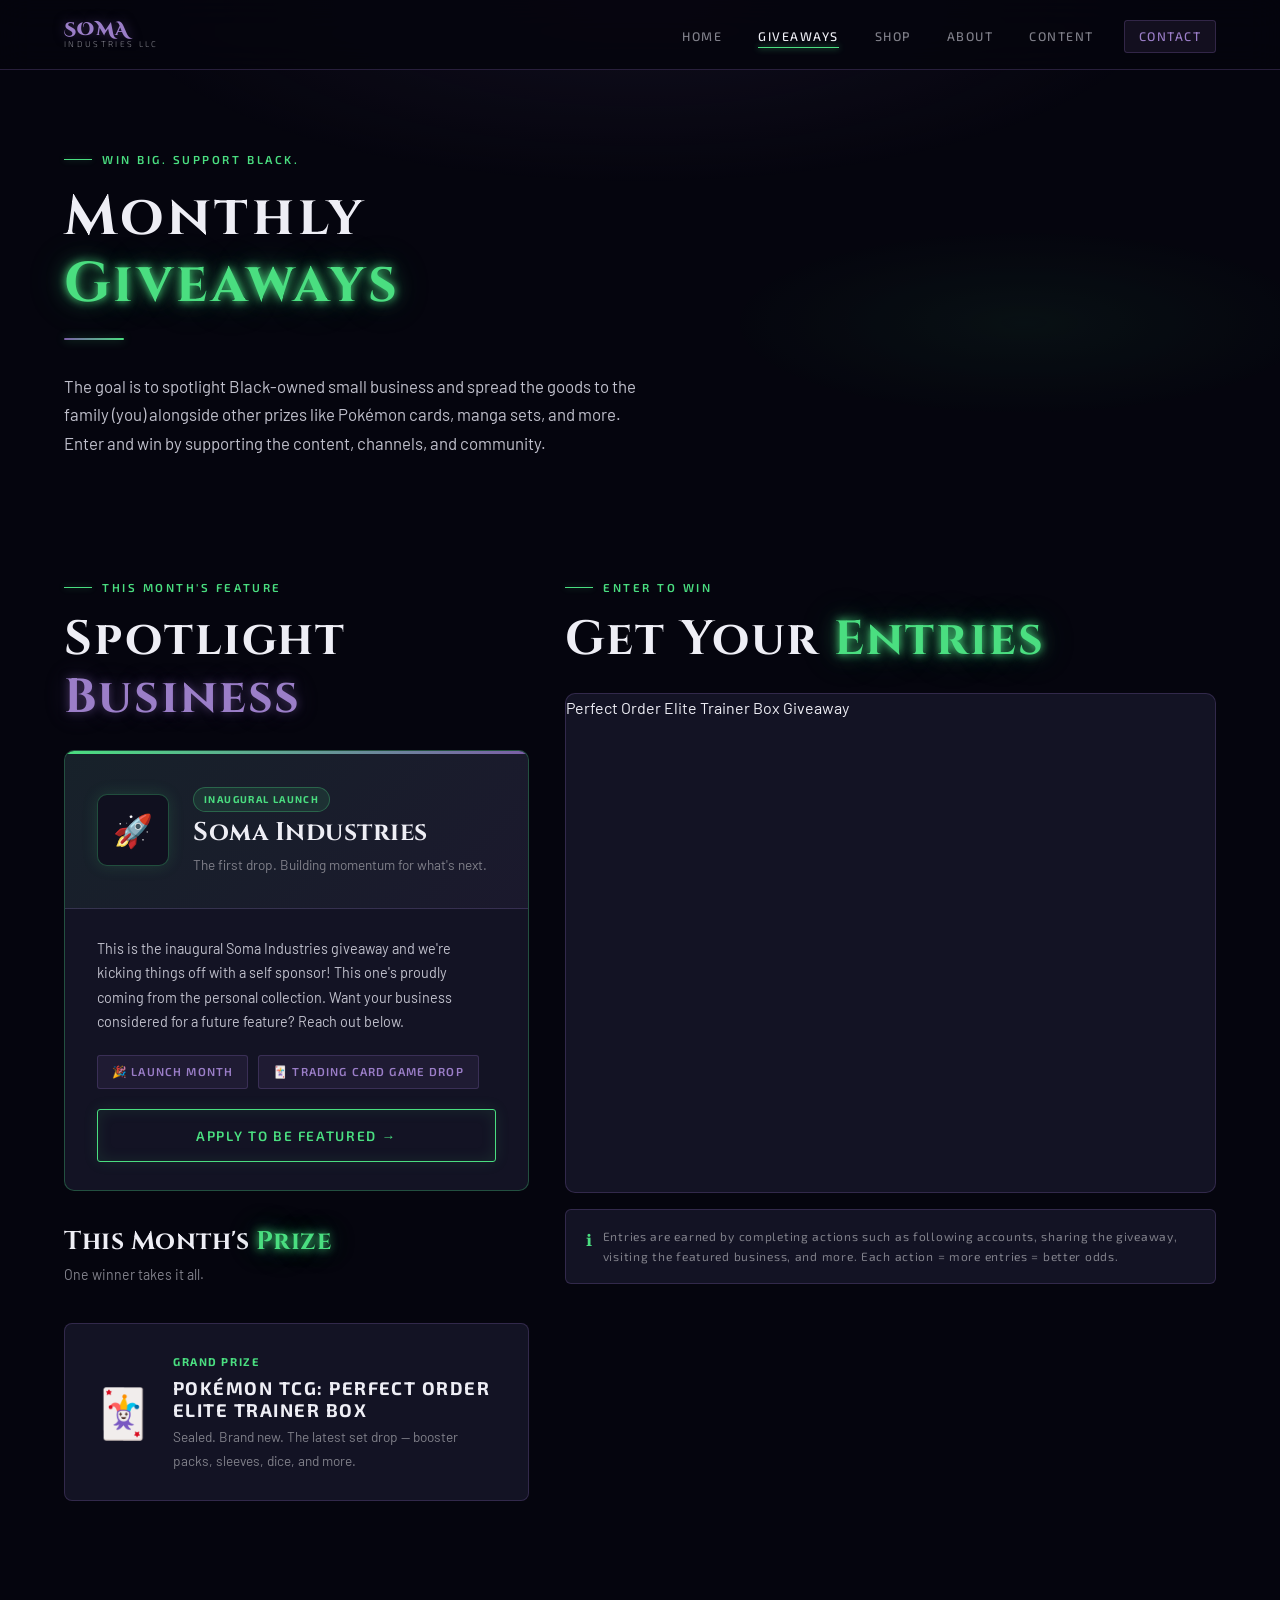
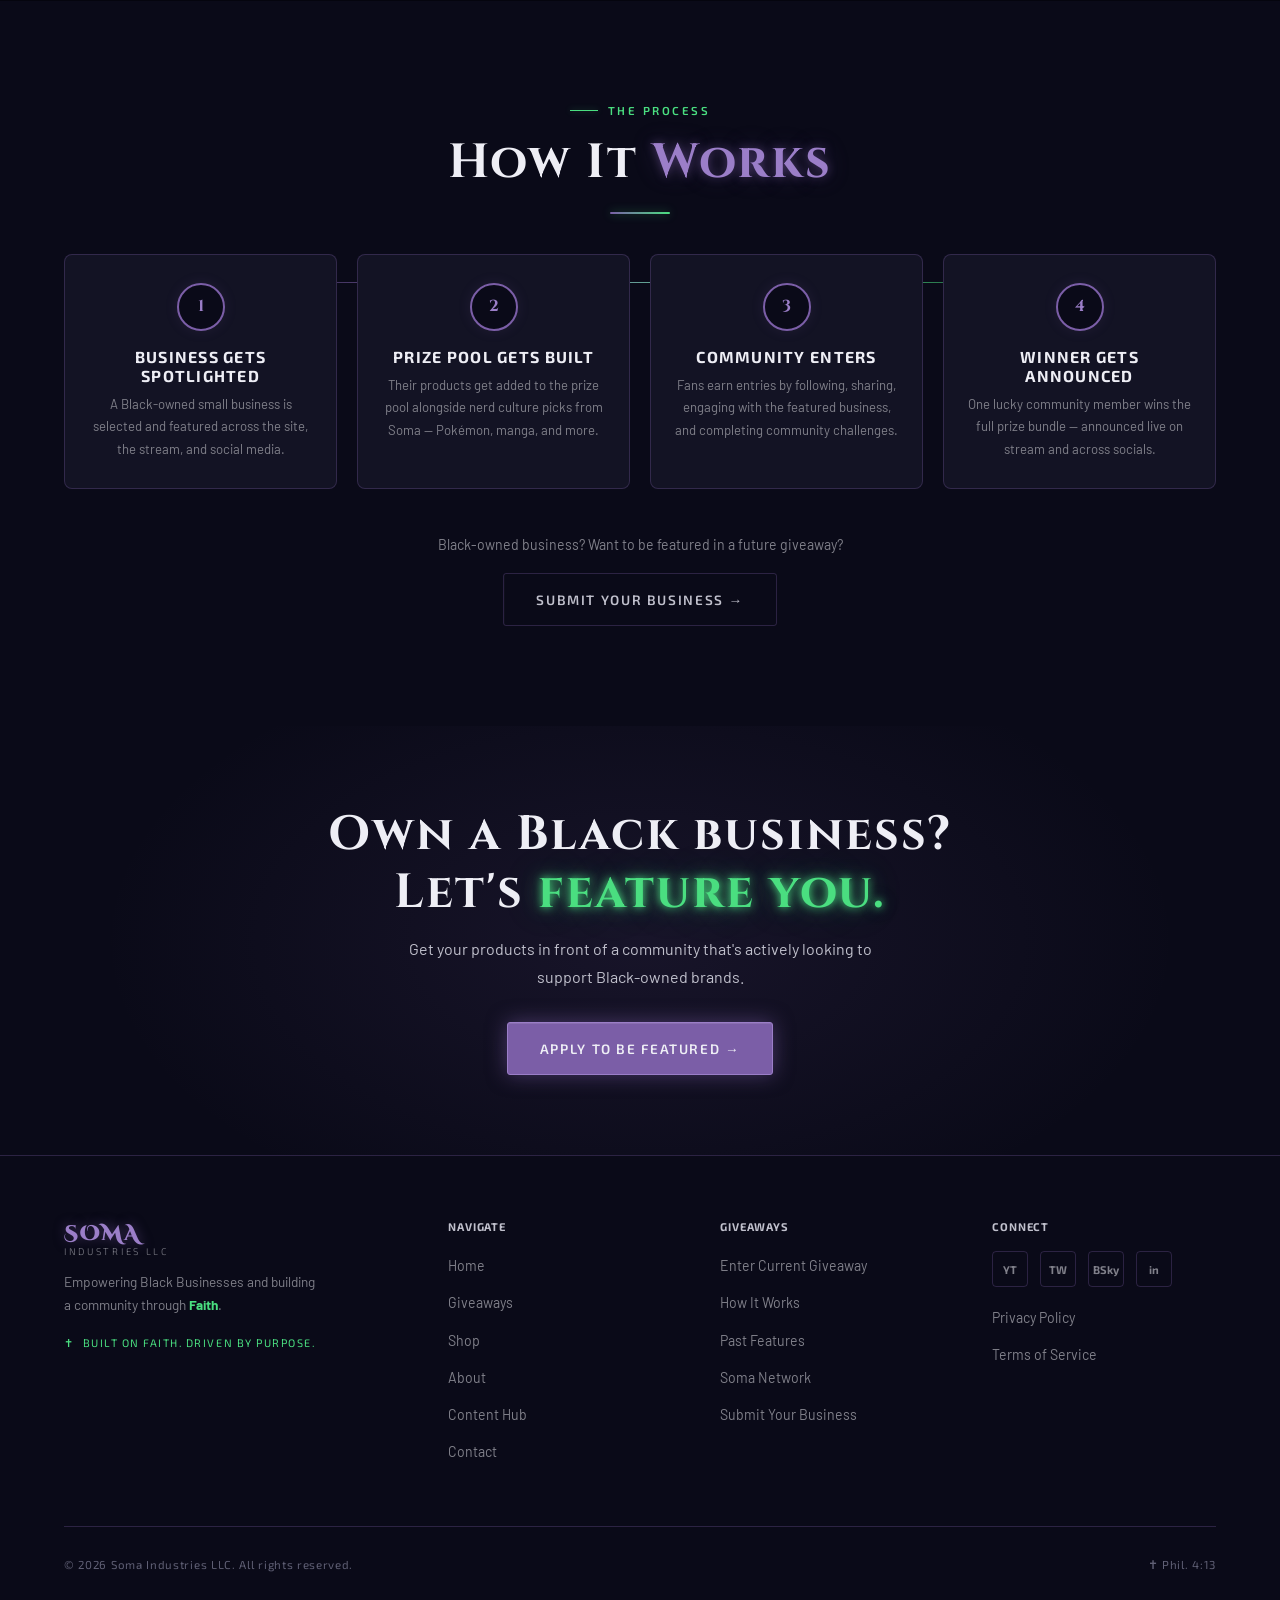
<file: giveaways.html>
<!DOCTYPE html>
<html lang="en">
<head>
  <meta charset="UTF-8" />
  <meta name="viewport" content="width=device-width, initial-scale=1.0" />
  <title>Giveaways — Soma Industries LLC</title>
  <meta name="description" content="Monthly giveaways spotlighting Black-owned small businesses. Enter for a chance to win — and discover your next favorite brand." />
  <!-- Open Graph (Facebook, LinkedIn, Discord, iMessage) -->
  <meta property="og:type" content="website" />
  <meta property="og:site_name" content="Soma Industries LLC" />
  <meta property="og:title" content="Giveaways — Soma Industries LLC" />
  <meta property="og:description" content="Monthly giveaways spotlighting Black-owned small businesses. Enter to win and discover your next favorite brand." />
  <meta property="og:url" content="https://somaindustries.org/giveaways.html" />
  <meta property="og:image" content="https://somaindustries.org/assets/images/og-image.png" />
  <meta property="og:image:width" content="1200" />
  <meta property="og:image:height" content="630" />
  <meta property="og:image:alt" content="Soma Industries LLC — Built on Faith. Driven by Purpose." />

  <!-- Twitter / X / Bluesky cards -->
  <meta name="twitter:card" content="summary_large_image" />
  <meta name="twitter:title" content="Giveaways — Soma Industries LLC" />
  <meta name="twitter:description" content="Monthly giveaways spotlighting Black-owned small businesses. Enter to win and discover your next favorite brand." />
  <meta name="twitter:image" content="https://somaindustries.org/assets/images/og-image.png" />

  <!-- Theme color for mobile browser chrome -->
  <meta name="theme-color" content="#7B5EA7" />

  <link rel="stylesheet" href="styles.css" />
  <style>
    /* ── Giveaway-specific styles ── */
    .featured-biz-card {
      background: var(--bg-card);
      border: 1px solid var(--border-g);
      border-radius: 10px;
      overflow: hidden;
      position: relative;
    }
    .featured-biz-card::before {
      content: '';
      position: absolute; top:0; left:0; right:0;
      height: 3px;
      background: linear-gradient(90deg, var(--green), var(--purple));
    }
    .featured-biz-header {
      background: linear-gradient(135deg, rgba(74,222,128,0.07), rgba(123,94,167,0.07));
      padding: 32px;
      display: flex;
      align-items: center;
      gap: 24px;
      border-bottom: 1px solid var(--border-p);
    }
    .biz-avatar {
      width: 72px; height: 72px;
      border-radius: 10px;
      background: var(--bg-2);
      border: 1px solid var(--border-g);
      display: flex;
      align-items: center;
      justify-content: center;
      font-size: 2rem;
      flex-shrink: 0;
      box-shadow: 0 0 16px rgba(74,222,128,0.15);
    }
    .biz-meta { flex: 1; }
    .biz-meta h3 { color: var(--white); margin-bottom: 4px; }
    .biz-meta p  { font-size: 0.85rem; color: var(--silver-dim); }
    .biz-tag {
      display: inline-block;
      font-family: var(--font-ui);
      font-size: 0.62rem;
      font-weight: 700;
      letter-spacing: 0.14em;
      text-transform: uppercase;
      padding: 3px 10px;
      border-radius: 20px;
      border: 1px solid var(--border-g);
      color: var(--green);
      background: var(--green-faint);
      margin-bottom: 6px;
    }
    .featured-biz-body { padding: 28px 32px; }

    .prizes-grid {
      display: grid;
      grid-template-columns: repeat(3, 1fr);
      gap: 16px;
      margin-top: 36px;
    }
    .prize-card {
      background: var(--bg-card);
      border: 1px solid var(--border-p);
      border-radius: 8px;
      padding: 24px 20px;
      text-align: center;
      transition: all 0.3s var(--ease);
    }
    .prize-card:hover {
      border-color: var(--green);
      box-shadow: 0 0 20px rgba(74,222,128,0.12);
      transform: translateY(-3px);
    }
    .prize-icon  { font-size: 2.2rem; display: block; margin-bottom: 12px; }
    .prize-label { font-family: var(--font-ui); font-size: 0.7rem; font-weight: 700; letter-spacing: 0.14em; text-transform: uppercase; color: var(--green); margin-bottom: 6px; }
    .prize-card h4 { color: var(--white); font-size: 0.95rem; margin-bottom: 6px; }
    .prize-card p  { font-size: 0.8rem; color: var(--silver-dim); }

    .gleam-wrap {
      background: var(--bg-card);
      border: 1px solid var(--border-p);
      border-radius: 10px;
      overflow: hidden;
      min-height: 500px;
      position: relative;
    }
    .gleam-placeholder {
      position: absolute; inset: 0;
      display: flex;
      flex-direction: column;
      align-items: center;
      justify-content: center;
      gap: 16px;
      text-align: center;
      padding: 40px;
    }
    .gleam-placeholder-icon { font-size: 3.5rem; }
    .gleam-placeholder h3 { color: var(--white); margin-bottom: 8px; }
    .gleam-placeholder p  { font-size: 0.88rem; color: var(--silver-dim); max-width: 400px; }
    .gleam-code {
      background: var(--bg-2);
      border: 1px solid var(--border-p);
      border-radius: 6px;
      padding: 12px 20px;
      font-family: monospace;
      font-size: 0.82rem;
      color: var(--green);
      margin-top: 8px;
      text-align: left;
      max-width: 500px;
      width: 100%;
    }

    .how-it-works-steps {
      display: grid;
      grid-template-columns: repeat(4, 1fr);
      gap: 20px;
      margin-top: 40px;
      position: relative;
    }
    .how-it-works-steps::before {
      content: '';
      position: absolute;
      top: 28px; left: 10%; right: 10%;
      height: 1px;
      background: linear-gradient(90deg, transparent, var(--purple), var(--green), transparent);
    }
    .step-card {
      background: var(--bg-card);
      border: 1px solid var(--border-p);
      border-radius: 8px;
      padding: 28px 20px;
      text-align: center;
      position: relative;
      z-index: 1;
      transition: all 0.3s var(--ease);
    }
    .step-card:hover { border-color: var(--purple-light); transform: translateY(-3px); }
    .step-num {
      width: 48px; height: 48px;
      border-radius: 50%;
      background: var(--bg-1);
      border: 2px solid var(--purple);
      display: flex;
      align-items: center;
      justify-content: center;
      font-family: var(--font-heading);
      font-size: 1rem;
      font-weight: 700;
      color: var(--purple-light);
      margin: 0 auto 16px;
      box-shadow: 0 0 14px var(--purple-faint);
    }
    .step-card h4 { color: var(--white); margin-bottom: 8px; }
    .step-card p  { font-size: 0.82rem; color: var(--silver-dim); }

    .past-winners-grid {
      display: grid;
      grid-template-columns: repeat(3, 1fr);
      gap: 20px;
      margin-top: 36px;
    }
    .winner-card {
      background: var(--bg-card);
      border: 1px solid var(--border-p);
      border-radius: 8px;
      padding: 24px;
      display: flex;
      gap: 16px;
      align-items: flex-start;
      transition: all 0.3s;
    }
    .winner-card:hover { border-color: var(--purple-light); }
    .winner-biz-icon {
      font-size: 1.8rem;
      width: 48px; height: 48px;
      display: flex;
      align-items: center;
      justify-content: center;
      background: var(--bg-2);
      border-radius: 8px;
      flex-shrink: 0;
    }
    .winner-info h4 { font-size: 0.9rem; color: var(--white); margin-bottom: 4px; }
    .winner-info p  { font-size: 0.78rem; color: var(--silver-dim); margin-bottom: 8px; }
    .winner-month {
      font-family: var(--font-ui);
      font-size: 0.62rem;
      font-weight: 700;
      letter-spacing: 0.12em;
      text-transform: uppercase;
      color: var(--purple-light);
    }

    @media (max-width: 900px) {
      .prizes-grid { grid-template-columns: 1fr 1fr; }
      .how-it-works-steps { grid-template-columns: 1fr 1fr; }
      .how-it-works-steps::before { display: none; }
      .past-winners-grid { grid-template-columns: 1fr 1fr; }
    }
    @media (max-width: 600px) {
      .prizes-grid { grid-template-columns: 1fr; }
      .how-it-works-steps { grid-template-columns: 1fr; }
      .past-winners-grid { grid-template-columns: 1fr; }
      .featured-biz-header { flex-direction: column; text-align: center; }
    }
  </style>
</head>
<body>

  <nav class="site-nav" id="nav">
    <div class="nav-inner">
      <a href="index.html" class="nav-logo">
        <span class="logo-soma">SOMA</span>
        <span class="logo-industries">Industries LLC</span>
      </a>
      <button class="nav-toggle" id="navToggle" aria-label="Toggle navigation">
        <span></span><span></span><span></span>
      </button>
      <ul class="nav-links" id="navLinks">
        <li><a href="index.html">Home</a></li>
        <li><a href="giveaways.html">Giveaways</a></li>
        <li><a href="shop.html">Shop</a></li>
        <li><a href="about.html">About</a></li>
        <li><a href="content.html">Content</a></li>
        <li><a href="contact.html" class="nav-cta">Contact</a></li>
      </ul>
    </div>
  </nav>

  <!-- Page Hero -->
  <section class="page-hero section-sm">
    <div class="hex-bg"></div>
    <div class="container page-hero-content">
      <span class="section-label">Win Big. Support Black.</span>
      <h1>Monthly<br><span class="glow-green">Giveaways</span></h1>
      <div class="divider"></div>
      <p style="max-width:580px; font-size:1.05rem;">
        The goal is to spotlight Black-owned small business and spread the goods to the family (you) alongside other prizes like Pokémon cards, manga sets, and more. Enter and win by supporting the content, channels, and community.
      </p>
    </div>
  </section>

  <!-- Featured Business + Gleam Embed -->
  <section class="section" style="background:var(--bg-0); padding-top:40px;">
    <div class="container">

      <div style="display:grid; grid-template-columns:1fr 1.4fr; gap:36px; align-items:start;">

        <!-- Featured Business -->
        <div class="reveal">
          <span class="section-label">This Month's Feature</span>
          <h2 style="margin-bottom:24px;">Spotlight <span class="glow-purple">Business</span></h2>

          <div class="featured-biz-card">
            <div class="featured-biz-header">
              <div class="biz-avatar">🚀</div>
              <div class="biz-meta">
                <div class="biz-tag">Inaugural Launch</div>
                <h3>Soma Industries</h3>
                <p>The first drop. Building momentum for what's next.</p>
              </div>
            </div>
            <div class="featured-biz-body">
              <p style="margin-bottom:20px; font-size:0.9rem;">
                This is the inaugural Soma Industries giveaway and we're kicking things off with a self sponsor! This one's proudly coming from the personal collection. Want your business considered for a future feature? Reach out below.
              </p>
              <div style="display:flex; gap:10px; flex-wrap:wrap; margin-bottom:20px;">
                <span class="pillar-tag">🎉 Launch Month</span>
                <span class="pillar-tag">🃏 Trading Card Game Drop</span>
              </div>
              <a href="contact.html" class="btn btn-green" style="width:100%; justify-content:center;">
                Apply to Be Featured →
              </a>
            </div>
          </div>

          <!-- Prizes -->
          <h3 style="color:var(--white); margin-top:36px; margin-bottom:6px;">
            This Month's <span class="glow-green">Prize</span>
          </h3>
          <p style="font-size:0.88rem; color:var(--silver-dim); margin-bottom:0;">One winner takes it all.</p>

          <div class="prizes-grid" style="grid-template-columns:1fr;">
            <div class="prize-card" style="text-align:left; display:flex; gap:20px; align-items:center; padding:28px;">
              <span class="prize-icon" style="font-size:3rem; margin:0; flex-shrink:0;">🃏</span>
              <div>
                <div class="prize-label">Grand Prize</div>
                <h4 style="font-size:1.15rem; margin-bottom:4px;">Pokémon TCG: Perfect Order Elite Trainer Box</h4>
                <p style="font-size:0.85rem;">Sealed. Brand new. The latest set drop — booster packs, sleeves, dice, and more.</p>
              </div>
            </div>
          </div>
        </div>

        <!-- Gleam Embed -->
        <div class="reveal">
          <span class="section-label">Enter to Win</span>
          <h2 style="margin-bottom:24px;">Get Your <span class="glow-green">Entries</span></h2>

          <div class="gleam-wrap">
            <a class="e-widget no-button" href="https://gleam.io/UtD7C/perfect-order-elite-trainer-box-giveaway" rel="nofollow">
              Perfect Order Elite Trainer Box Giveaway
            </a>
            <script type="text/javascript" src="https://widget.gleamjs.io/e.js" async="true"></script>
          </div>

          <div style="
            margin-top:16px; padding:16px 20px;
            background:var(--bg-card); border:1px solid var(--border-p); border-radius:6px;
            font-family:var(--font-ui); font-size:0.75rem;
            color:var(--silver-dim); letter-spacing:0.06em;
            display:flex; align-items:flex-start; gap:10px;
          ">
            <span style="color:var(--green); font-size:1rem; flex-shrink:0;">ℹ</span>
            <span>Entries are earned by completing actions such as following accounts, sharing the giveaway, visiting the featured business, and more. Each action = more entries = better odds.</span>
          </div>
        </div>

      </div>
    </div>
  </section>

  <!-- How It Works -->
  <section class="section" style="background:var(--bg-1);">
    <div class="container">
      <div class="reveal" style="text-align:center; margin-bottom:0;">
        <span class="section-label" style="justify-content:center;">The Process</span>
        <h2>How It <span class="glow-purple">Works</span></h2>
        <div class="divider" style="margin:20px auto 0;"></div>
      </div>

      <div class="how-it-works-steps">
        <div class="step-card reveal">
          <div class="step-num">1</div>
          <h4>Business Gets Spotlighted</h4>
          <p>A Black-owned small business is selected and featured across the site, the stream, and social media.</p>
        </div>
        <div class="step-card reveal">
          <div class="step-num">2</div>
          <h4>Prize Pool Gets Built</h4>
          <p>Their products get added to the prize pool alongside nerd culture picks from Soma — Pokémon, manga, and more.</p>
        </div>
        <div class="step-card reveal">
          <div class="step-num">3</div>
          <h4>Community Enters</h4>
          <p>Fans earn entries by following, sharing, engaging with the featured business, and completing community challenges.</p>
        </div>
        <div class="step-card reveal">
          <div class="step-num">4</div>
          <h4>Winner Gets Announced</h4>
          <p>One lucky community member wins the full prize bundle — announced live on stream and across socials.</p>
        </div>
      </div>

      <div style="text-align:center; margin-top:44px;">
        <p style="color:var(--silver-dim); font-size:0.88rem; margin-bottom:16px;">
          Black-owned business? Want to be featured in a future giveaway?
        </p>
        <a href="contact.html" class="btn btn-ghost">Submit Your Business →</a>
      </div>
    </div>
  </section>

  <!-- Past Featured Businesses -->
  <!-- <section class="section" style="background:var(--bg-0);">
    <div class="container">
      <div class="reveal" style="margin-bottom:0;">
        <span class="section-label">Hall of Fame</span>
        <h2>Past Featured <span class="glow-green">Businesses</span></h2>
        <div class="divider"></div>
        <p style="color:var(--silver-dim);">Every business that's been spotlighted — go support them.</p>
      </div>

      <div class="past-winners-grid reveal">

        <div class="winner-card">
          <div class="winner-biz-icon">🛍️</div>
          <div class="winner-info">
            <div class="winner-month">Coming Soon</div>
            <h4>First Feature Pending</h4>
            <p>The first spotlight business will appear here after the inaugural giveaway.</p>
          </div>
        </div>

        <div class="winner-card" style="opacity:0.4; border-style:dashed;">
          <div class="winner-biz-icon">🌟</div>
          <div class="winner-info">
            <div class="winner-month">Future Spotlight</div>
            <h4>Your Business Here?</h4>
            <p>Reach out to be considered for a future giveaway feature.</p>
          </div>
        </div>

        <div class="winner-card" style="opacity:0.4; border-style:dashed;">
          <div class="winner-biz-icon">✨</div>
          <div class="winner-info">
            <div class="winner-month">Future Spotlight</div>
            <h4>More to Come</h4>
            <p>New businesses spotlighted every single month.</p>
          </div>
        </div>

      </div>
    </div>
  </section> -->

  <!-- CTA -->
  <section class="cta-strip">
    <div class="container">
      <h2>Own a Black business?<br>Let's <span class="glow-green">feature you.</span></h2>
      <p>Get your products in front of a community that's actively looking to support Black-owned brands.</p>
      <a href="contact.html" class="btn btn-primary">Apply to Be Featured →</a>
    </div>
  </section>

  <footer class="site-footer">
    <div class="container">
      <div class="footer-grid">
        <div class="footer-brand">
          <a href="index.html" class="nav-logo" style="display:inline-flex;">
            <span class="logo-soma">SOMA</span>
            <span class="logo-industries">Industries LLC</span>
          </a>
          <p>Empowering Black Businesses and building a community through <strong style="color:var(--green);">Faith</strong>. </p>
          <div class="footer-faith">Built on Faith. Driven by Purpose.</div>
        </div>
        <div class="footer-col">
          <h4>Navigate</h4>
          <ul>
            <li><a href="index.html">Home</a></li>
            <li><a href="giveaways.html">Giveaways</a></li>
            <li><a href="shop.html">Shop</a></li>
                <li><a href="about.html">About</a></li>
            <li><a href="content.html">Content Hub</a></li>
            <li><a href="contact.html">Contact</a></li>
          </ul>
        </div>
        <div class="footer-col">
          <h4>Giveaways</h4>
          <ul>
            <li><a href="giveaways.html">Enter Current Giveaway</a></li>
            <li><a href="giveaways.html">How It Works</a></li>
            <li><a href="giveaways.html">Past Features</a></li>
            <li><a href="network.html">Soma Network</a></li>
            <li><a href="contact.html">Submit Your Business</a></li>
          </ul>
        </div>
        <div class="footer-col">
          <h4>Connect</h4>
          <div class="footer-socials">
            <a href="https://www.youtube.com/@HailKingSoma" target="_blank" rel="noopener" class="social-btn" title="YouTube">YT</a>
            <a href="https://www.twitch.tv/hailkingsoma" target="_blank" rel="noopener" class="social-btn" title="Twitch">TW</a>
            <a href="https://bsky.app/profile/somacorp.co" target="_blank" rel="noopener" class="social-btn" title="Bluesky">BSky</a>
            <a href="https://www.linkedin.com/in/jarr201/" target="_blank" rel="noopener" class="social-btn" title="LinkedIn">in</a>
          </div>
          <ul style="margin-top:16px;">
            <li><a href="privacy.html">Privacy Policy</a></li>
            <li><a href="terms.html">Terms of Service</a></li>
          </ul>
        </div>
      </div>
      <div class="footer-bottom">
        <span>© 2026 Soma Industries LLC. All rights reserved.</span>
        <span style="color:var(--muted);">✝ Phil. 4:13</span>
      </div>
    </div>
  </footer>

  <script src="nav.js"></script>
</body>
</html>
</file>
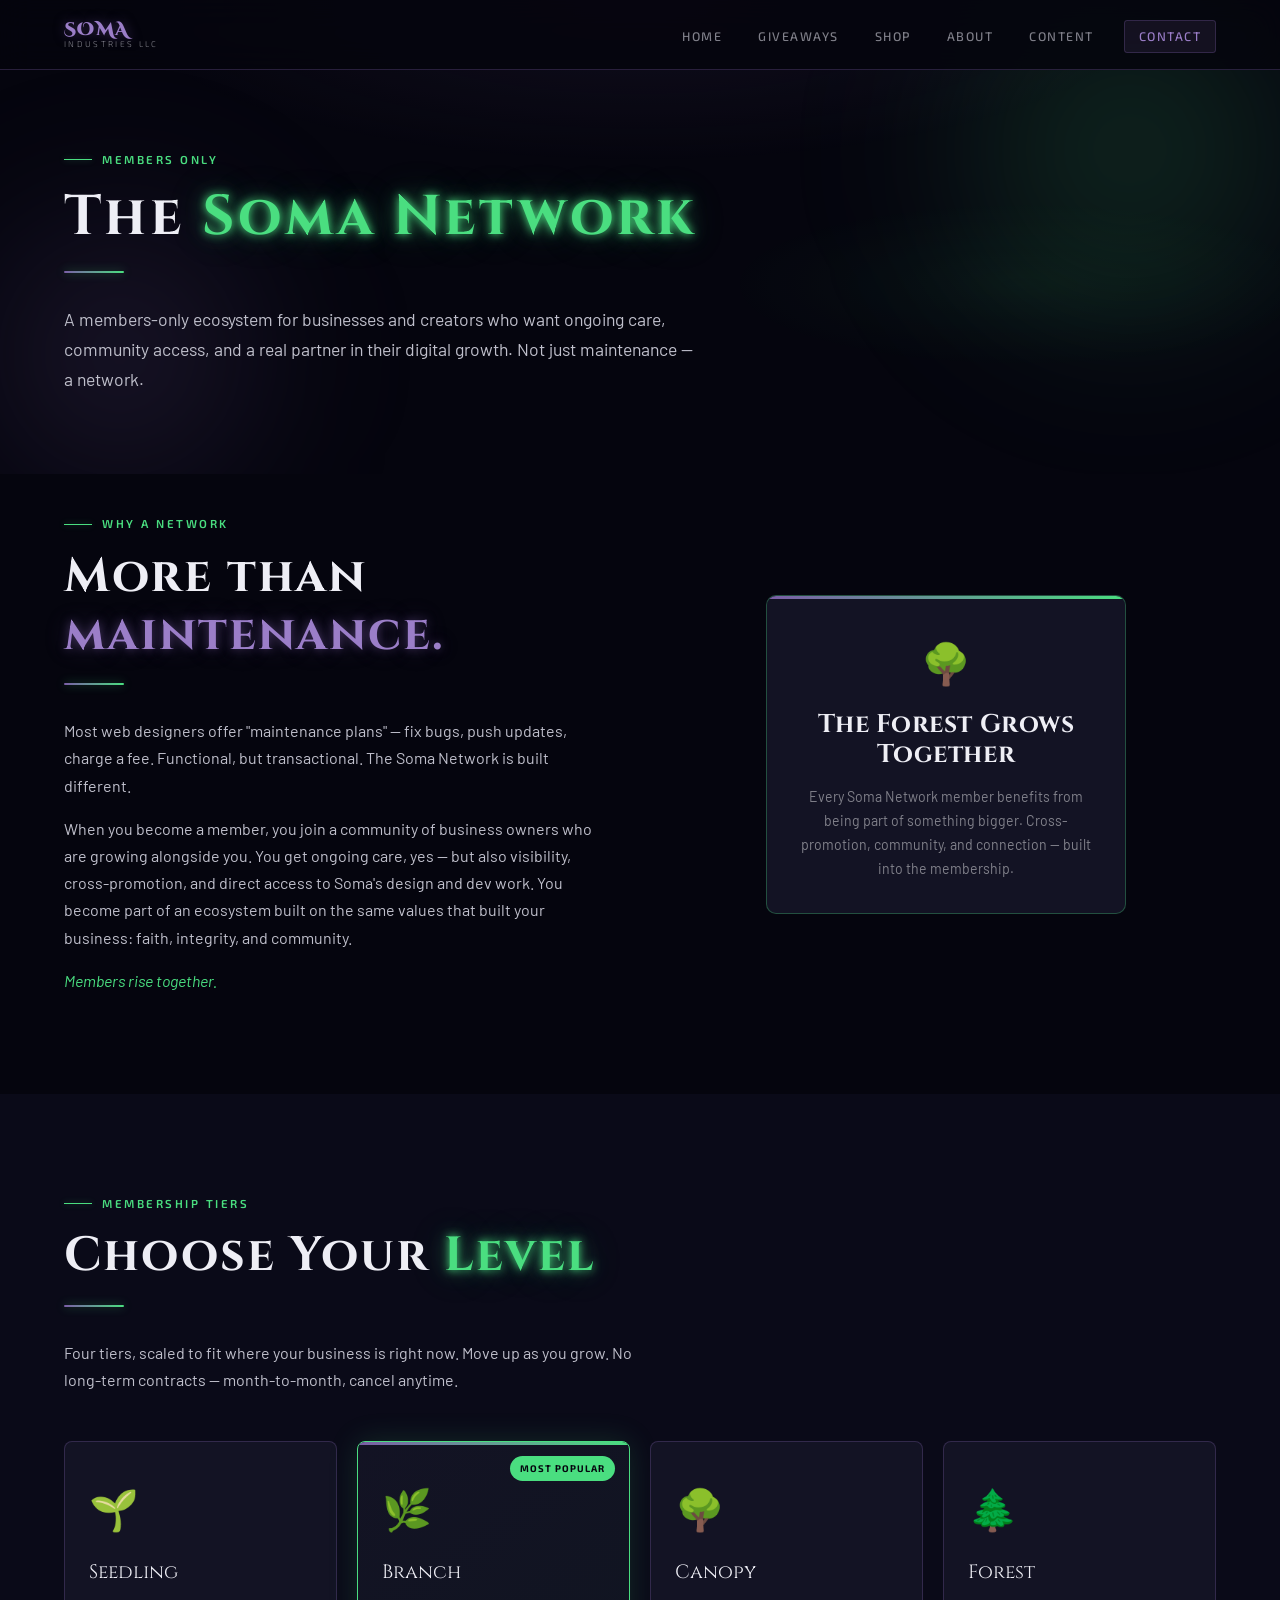
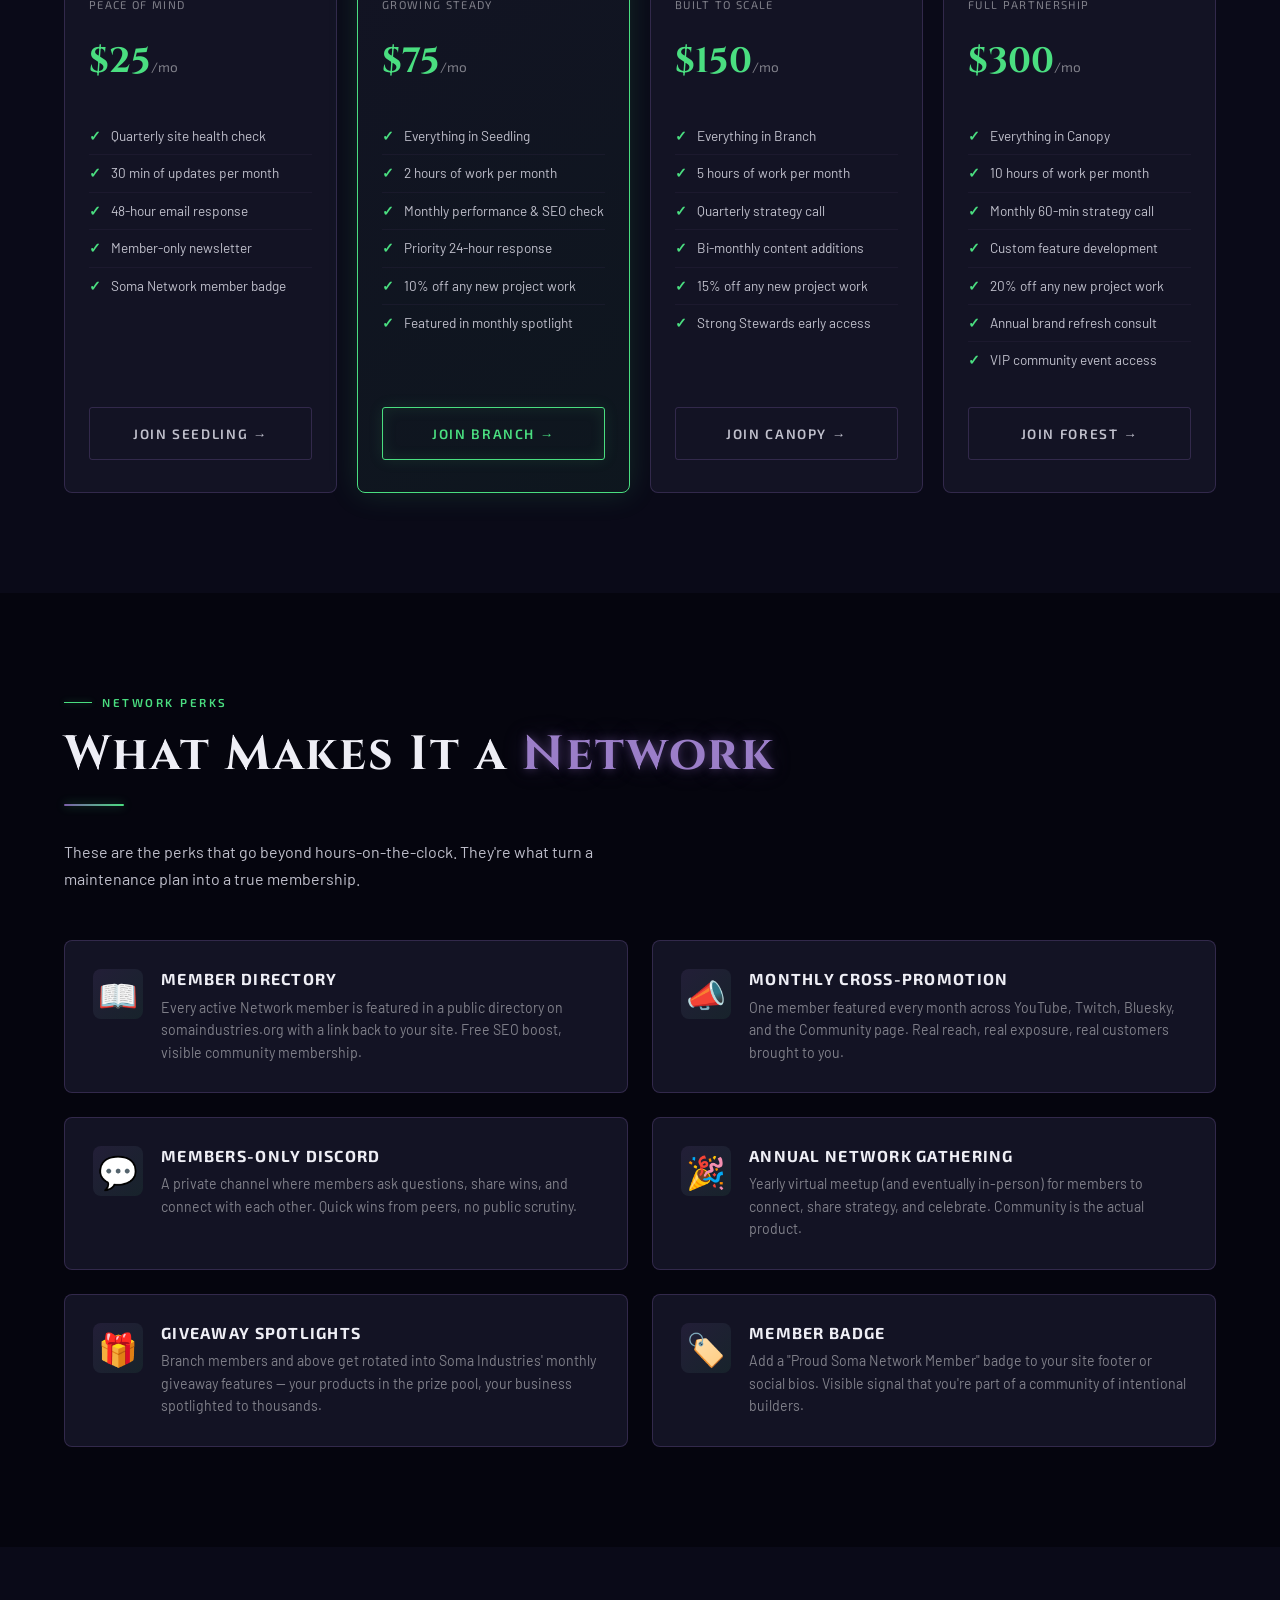
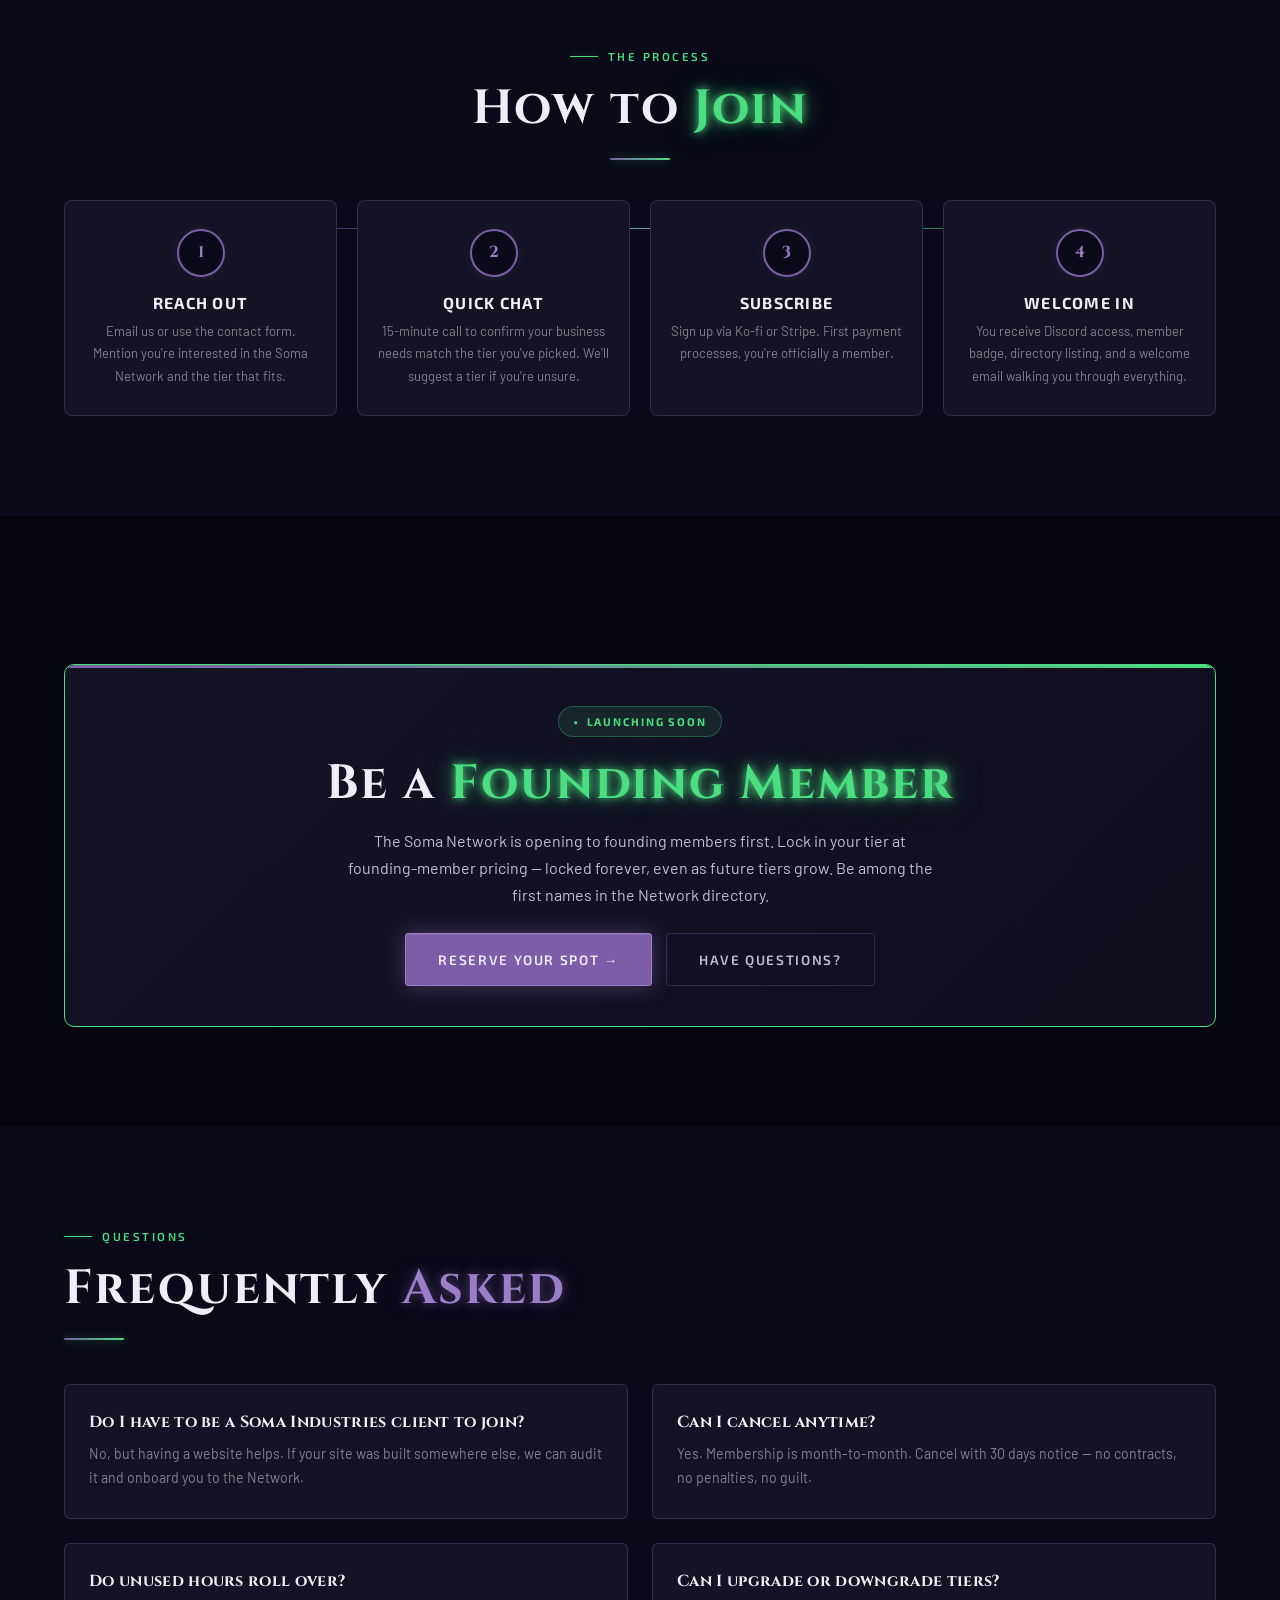
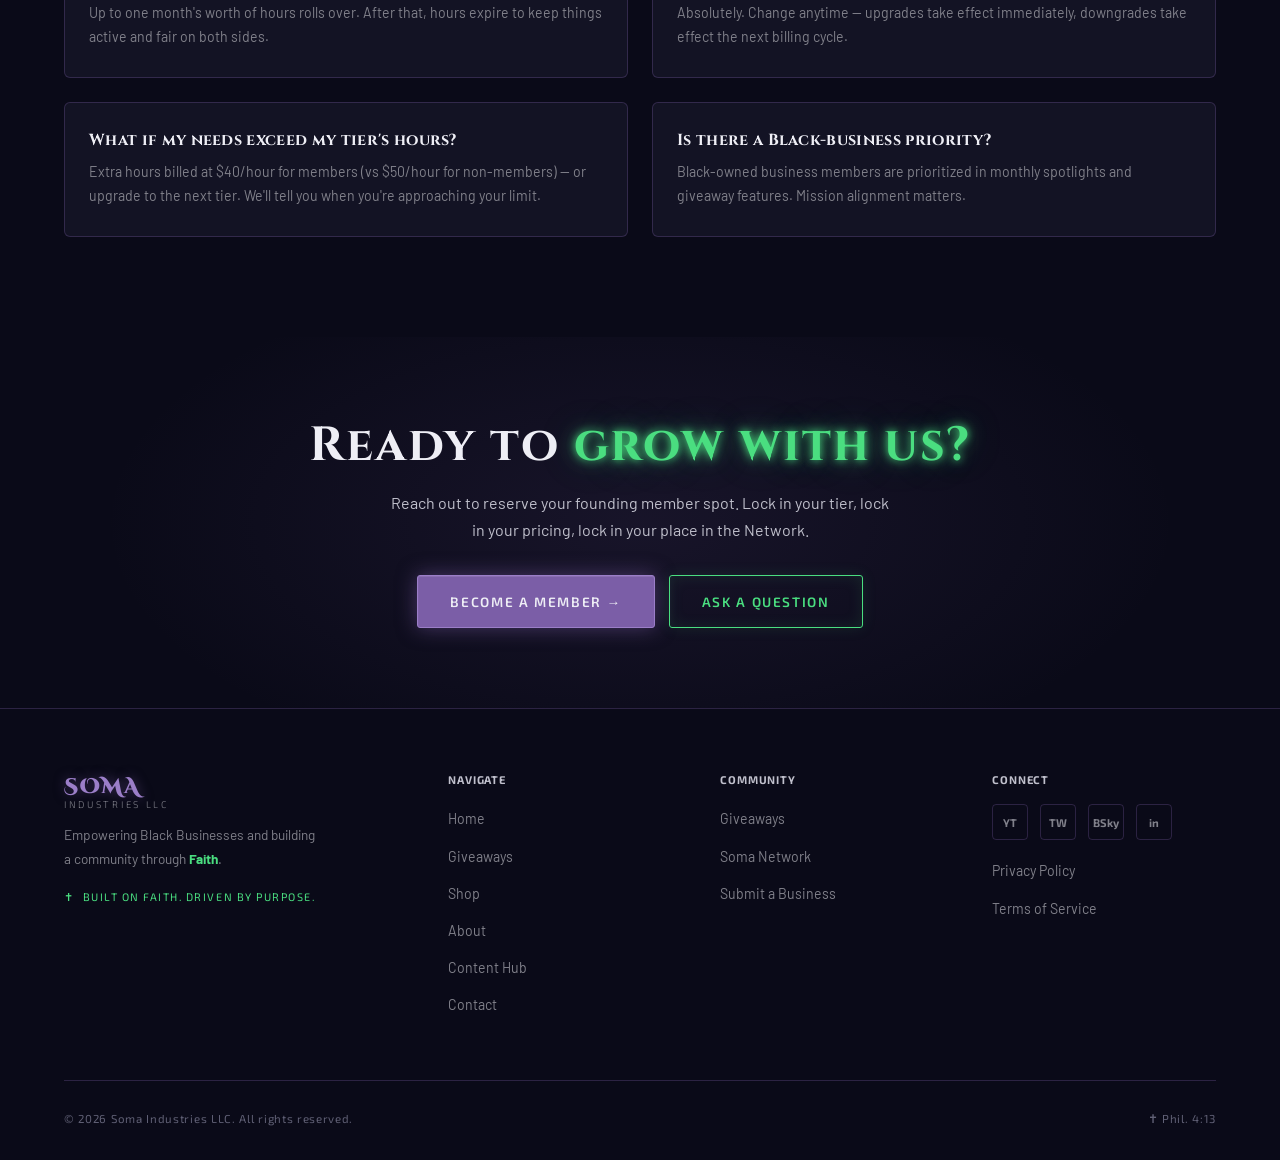
<file: network.html>
<!DOCTYPE html>
<html lang="en">
<head>
  <meta charset="UTF-8" />
  <meta name="viewport" content="width=device-width, initial-scale=1.0" />
  <title>Soma Network — Soma Industries LLC</title>
  <meta name="description" content="The Soma Network — a members-only program for ongoing website care, community access, and creative partnership with Soma Industries." />
  <!-- Open Graph (Facebook, LinkedIn, Discord, iMessage) -->
  <meta property="og:type" content="website" />
  <meta property="og:site_name" content="Soma Industries LLC" />
  <meta property="og:title" content="Soma Network — Soma Industries LLC" />
  <meta property="og:description" content="A members-only program for ongoing website care, community access, and creative partnership with Soma Industries." />
  <meta property="og:url" content="https://somaindustries.org/network.html" />
  <meta property="og:image" content="https://somaindustries.org/assets/images/og-image.png" />
  <meta property="og:image:width" content="1200" />
  <meta property="og:image:height" content="630" />
  <meta property="og:image:alt" content="Soma Industries LLC — Built on Faith. Driven by Purpose." />

  <!-- Twitter / X / Bluesky cards -->
  <meta name="twitter:card" content="summary_large_image" />
  <meta name="twitter:title" content="Soma Network — Soma Industries LLC" />
  <meta name="twitter:description" content="A members-only program for ongoing website care, community access, and creative partnership with Soma Industries." />
  <meta name="twitter:image" content="https://somaindustries.org/assets/images/og-image.png" />

  <!-- Theme color for mobile browser chrome -->
  <meta name="theme-color" content="#7B5EA7" />

  <link rel="stylesheet" href="styles.css" />
  <style>
    /* Network-specific styles */
    .network-hero-orbs {
      position: absolute;
      inset: 0;
      pointer-events: none;
      overflow: hidden;
    }
    .network-orb {
      position: absolute;
      border-radius: 50%;
      filter: blur(70px);
    }
    .network-orb-1 {
      width: 500px; height: 500px;
      background: radial-gradient(circle, rgba(74,222,128,0.18) 0%, transparent 70%);
      top: -100px; right: -100px;
    }
    .network-orb-2 {
      width: 400px; height: 400px;
      background: radial-gradient(circle, rgba(123,94,167,0.22) 0%, transparent 70%);
      bottom: -80px; left: -80px;
    }

    .tiers-grid {
      display: grid;
      grid-template-columns: repeat(4, 1fr);
      gap: 20px;
      margin-top: 48px;
    }
    .tier-card {
      background: var(--bg-card);
      border: 1px solid var(--border-p);
      border-radius: 8px;
      padding: 32px 24px;
      display: flex;
      flex-direction: column;
      transition: all 0.35s var(--ease);
      position: relative;
      overflow: hidden;
    }
    .tier-card::before {
      content: '';
      position: absolute; top:0; left:0; right:0; height:3px;
      background: linear-gradient(90deg, var(--purple), var(--green));
      transform: scaleX(0);
      transform-origin: left;
      transition: transform 0.4s var(--ease);
    }
    .tier-card:hover::before { transform: scaleX(1); }
    .tier-card:hover {
      transform: translateY(-4px);
      border-color: var(--purple-light);
      box-shadow: 0 8px 40px rgba(123,94,167,0.18);
    }
    .tier-card.featured {
      border-color: var(--green);
      background: linear-gradient(145deg, var(--bg-card), rgba(74,222,128,0.06));
      box-shadow: 0 0 30px rgba(74,222,128,0.15);
    }
    .tier-card.featured::before {
      transform: scaleX(1);
    }
    .tier-icon {
      font-size: 2.5rem;
      margin-bottom: 14px;
    }
    .tier-name {
      font-family: var(--font-heading);
      font-size: 1.2rem;
      color: var(--white);
      margin-bottom: 6px;
    }
    .tier-tagline {
      font-family: var(--font-ui);
      font-size: 0.7rem;
      letter-spacing: 0.12em;
      text-transform: uppercase;
      color: var(--silver-dim);
      margin-bottom: 18px;
    }
    .tier-price {
      font-family: var(--font-heading);
      font-size: 2.2rem;
      color: var(--green);
      margin-bottom: 4px;
      font-weight: 700;
    }
    .tier-price-suffix {
      font-family: var(--font-ui);
      font-size: 0.85rem;
      color: var(--silver-dim);
      font-weight: 400;
    }
    .tier-features {
      list-style: none;
      padding: 0;
      margin: 22px 0 28px;
      flex: 1;
    }
    .tier-features li {
      display: flex;
      align-items: flex-start;
      gap: 10px;
      font-size: 0.85rem;
      color: var(--silver);
      padding: 8px 0;
      border-bottom: 1px solid rgba(123,94,167,0.08);
      line-height: 1.5;
    }
    .tier-features li:last-child { border-bottom: none; }
    .tier-features li::before {
      content: '✓';
      color: var(--green);
      font-weight: 700;
      flex-shrink: 0;
    }
    .featured-badge {
      position: absolute;
      top: 14px; right: 14px;
      background: var(--green);
      color: var(--bg-0);
      font-family: var(--font-ui);
      font-size: 0.6rem;
      font-weight: 700;
      letter-spacing: 0.1em;
      text-transform: uppercase;
      padding: 4px 10px;
      border-radius: 20px;
    }

    /* Perks section */
    .perks-grid {
      display: grid;
      grid-template-columns: repeat(2, 1fr);
      gap: 24px;
      margin-top: 48px;
    }
    .perk-card {
      background: var(--bg-card);
      border: 1px solid var(--border-p);
      border-radius: 8px;
      padding: 28px;
      display: flex;
      gap: 18px;
      align-items: flex-start;
      transition: all 0.3s;
    }
    .perk-card:hover {
      border-color: var(--purple-light);
      box-shadow: 0 4px 20px rgba(123,94,167,0.15);
    }
    .perk-icon {
      font-size: 2rem;
      flex-shrink: 0;
      width: 50px;
      height: 50px;
      display: flex;
      align-items: center;
      justify-content: center;
      background: linear-gradient(135deg, rgba(123,94,167,0.15), rgba(74,222,128,0.08));
      border-radius: 8px;
    }
    .perk-card h4 { color: var(--white); font-size: 1rem; margin-bottom: 8px; }
    .perk-card p { font-size: 0.88rem; color: var(--silver-dim); line-height: 1.6; }

    /* How it works steps */
    .network-steps {
      display: grid;
      grid-template-columns: repeat(4, 1fr);
      gap: 20px;
      margin-top: 40px;
      position: relative;
    }
    .network-steps::before {
      content: '';
      position: absolute;
      top: 28px; left: 10%; right: 10%;
      height: 1px;
      background: linear-gradient(90deg, transparent, var(--purple), var(--green), transparent);
    }
    .network-step {
      background: var(--bg-card);
      border: 1px solid var(--border-p);
      border-radius: 8px;
      padding: 28px 20px;
      text-align: center;
      position: relative;
      z-index: 1;
    }
    .network-step-num {
      width: 48px; height: 48px;
      border-radius: 50%;
      background: var(--bg-1);
      border: 2px solid var(--purple);
      display: flex;
      align-items: center;
      justify-content: center;
      font-family: var(--font-heading);
      font-size: 1rem;
      font-weight: 700;
      color: var(--purple-light);
      margin: 0 auto 16px;
      box-shadow: 0 0 14px var(--purple-faint);
    }
    .network-step h4 { color: var(--white); margin-bottom: 8px; }
    .network-step p { font-size: 0.82rem; color: var(--silver-dim); }

    /* Coming soon banner */
    .coming-soon-banner {
      background: linear-gradient(135deg, var(--bg-card), rgba(123,94,167,0.1));
      border: 1px solid var(--green);
      border-radius: 10px;
      padding: 40px 36px;
      margin-top: 48px;
      position: relative;
      overflow: hidden;
      text-align: center;
    }
    .coming-soon-banner::before {
      content: '';
      position: absolute; top:0; left:0; right:0; height:3px;
      background: linear-gradient(90deg, var(--purple), var(--green));
    }
    .coming-soon-pill {
      display: inline-flex;
      align-items: center;
      gap: 7px;
      font-family: var(--font-ui);
      font-size: 0.7rem;
      font-weight: 700;
      letter-spacing: 0.16em;
      text-transform: uppercase;
      color: var(--green);
      background: var(--green-faint);
      border: 1px solid var(--border-g);
      padding: 5px 14px;
      border-radius: 20px;
      margin-bottom: 18px;
    }
    .coming-soon-pill::before {
      content: '●';
      font-size: 0.45rem;
      animation: blink 1.5s ease-in-out infinite;
    }

    @media (max-width: 1024px) {
      .tiers-grid { grid-template-columns: repeat(2, 1fr); }
      .network-steps { grid-template-columns: repeat(2, 1fr); }
      .network-steps::before { display: none; }
    }
    @media (max-width: 700px) {
      .tiers-grid { grid-template-columns: 1fr; }
      .perks-grid { grid-template-columns: 1fr; }
      .network-steps { grid-template-columns: 1fr; }
      .perk-card { flex-direction: column; }
    }
  </style>
</head>
<body>

  <nav class="site-nav" id="nav">
    <div class="nav-inner">
      <a href="index.html" class="nav-logo">
        <span class="logo-soma">SOMA</span>
        <span class="logo-industries">Industries LLC</span>
      </a>
      <button class="nav-toggle" id="navToggle" aria-label="Toggle navigation">
        <span></span><span></span><span></span>
      </button>
      <ul class="nav-links" id="navLinks">
        <li><a href="index.html">Home</a></li>
        <li><a href="giveaways.html">Giveaways</a></li>
        <li><a href="shop.html">Shop</a></li>
        <li><a href="about.html">About</a></li>
        <li><a href="content.html">Content</a></li>
        <li><a href="contact.html" class="nav-cta">Contact</a></li>
      </ul>
    </div>
  </nav>

  <!-- Page Hero -->
  <section class="page-hero section-sm" style="position:relative;">
    <div class="hex-bg"></div>
    <div class="network-hero-orbs">
      <div class="network-orb network-orb-1"></div>
      <div class="network-orb network-orb-2"></div>
    </div>
    <div class="container page-hero-content">
      <span class="section-label">Members Only</span>
      <h1>The <span class="glow-green">Soma Network</span></h1>
      <div class="divider"></div>
      <p style="max-width:640px; font-size:1.1rem;">
        A members-only ecosystem for businesses and creators who want ongoing care, 
        community access, and a real partner in their digital growth. Not just maintenance — 
        a network.
      </p>
    </div>
  </section>

  <!-- Why a Network -->
  <section class="section" style="background:var(--bg-0); padding-top:40px;">
    <div class="container">
      <div style="display:grid; grid-template-columns:1fr 1fr; gap:72px; align-items:center;">
        <div class="reveal">
          <span class="section-label">Why a Network</span>
          <h2>More than <span class="glow-purple">maintenance.</span></h2>
          <div class="divider"></div>
          <p style="margin-bottom:16px;">
            Most web designers offer "maintenance plans" — fix bugs, push updates, charge a fee. 
            Functional, but transactional. The Soma Network is built different.
          </p>
          <p style="margin-bottom:16px;">
            When you become a member, you join a community of business owners who are growing 
            alongside you. You get ongoing care, yes — but also visibility, cross-promotion, 
            and direct access to Soma's design and dev work. You become part of an ecosystem 
            built on the same values that built your business: faith, integrity, and community.
          </p>
          <p style="color:var(--green); font-style:italic;">
            Members rise together.
          </p>
        </div>
        <div class="reveal" style="display:flex; justify-content:center;">
          <div style="
            background: var(--bg-card);
            border: 1px solid var(--border-g);
            border-radius: 10px;
            padding: 32px 28px;
            max-width: 360px;
            position: relative;
            overflow: hidden;
          ">
            <div style="
              position:absolute; top:0; left:0; right:0; height:3px;
              background: linear-gradient(90deg, var(--purple), var(--green));
            "></div>
            <div style="font-size:2.5rem; margin-bottom:14px; text-align:center;">🌳</div>
            <h3 style="color:var(--white); text-align:center; margin-bottom:14px;">The Forest Grows Together</h3>
            <p style="font-size:0.88rem; color:var(--silver-dim); text-align:center;">
              Every Soma Network member benefits from being part of something bigger. 
              Cross-promotion, community, and connection — built into the membership.
            </p>
          </div>
        </div>
      </div>
    </div>
  </section>

  <!-- Tiers -->
  <section class="section" style="background:var(--bg-1);">
    <div class="container">
      <div class="reveal">
        <span class="section-label">Membership Tiers</span>
        <h2>Choose Your <span class="glow-green">Level</span></h2>
        <div class="divider"></div>
        <p style="max-width:600px;">
          Four tiers, scaled to fit where your business is right now. Move up as you grow. 
          No long-term contracts — month-to-month, cancel anytime.
        </p>
      </div>

      <div class="tiers-grid">

        <div class="tier-card reveal">
          <div class="tier-icon">🌱</div>
          <div class="tier-name">Seedling</div>
          <div class="tier-tagline">Peace of Mind</div>
          <div class="tier-price">$25<span class="tier-price-suffix">/mo</span></div>
          <ul class="tier-features">
            <li>Quarterly site health check</li>
            <li>30 min of updates per month</li>
            <li>48-hour email response</li>
            <li>Member-only newsletter</li>
            <li>Soma Network member badge</li>
          </ul>
          <a href="contact.html" class="btn btn-ghost" style="text-align:center; justify-content:center;">Join Seedling →</a>
        </div>

        <div class="tier-card featured reveal">
          <span class="featured-badge">Most Popular</span>
          <div class="tier-icon">🌿</div>
          <div class="tier-name">Branch</div>
          <div class="tier-tagline">Growing Steady</div>
          <div class="tier-price">$75<span class="tier-price-suffix">/mo</span></div>
          <ul class="tier-features">
            <li>Everything in Seedling</li>
            <li>2 hours of work per month</li>
            <li>Monthly performance &amp; SEO check</li>
            <li>Priority 24-hour response</li>
            <li>10% off any new project work</li>
            <li>Featured in monthly spotlight</li>
          </ul>
          <a href="contact.html" class="btn btn-green" style="text-align:center; justify-content:center;">Join Branch →</a>
        </div>

        <div class="tier-card reveal">
          <div class="tier-icon">🌳</div>
          <div class="tier-name">Canopy</div>
          <div class="tier-tagline">Built to Scale</div>
          <div class="tier-price">$150<span class="tier-price-suffix">/mo</span></div>
          <ul class="tier-features">
            <li>Everything in Branch</li>
            <li>5 hours of work per month</li>
            <li>Quarterly strategy call</li>
            <li>Bi-monthly content additions</li>
            <li>15% off any new project work</li>
            <li>Strong Stewards early access</li>
          </ul>
          <a href="contact.html" class="btn btn-ghost" style="text-align:center; justify-content:center;">Join Canopy →</a>
        </div>

        <div class="tier-card reveal">
          <div class="tier-icon">🌲</div>
          <div class="tier-name">Forest</div>
          <div class="tier-tagline">Full Partnership</div>
          <div class="tier-price">$300<span class="tier-price-suffix">/mo</span></div>
          <ul class="tier-features">
            <li>Everything in Canopy</li>
            <li>10 hours of work per month</li>
            <li>Monthly 60-min strategy call</li>
            <li>Custom feature development</li>
            <li>20% off any new project work</li>
            <li>Annual brand refresh consult</li>
            <li>VIP community event access</li>
          </ul>
          <a href="contact.html" class="btn btn-ghost" style="text-align:center; justify-content:center;">Join Forest →</a>
        </div>

      </div>
    </div>
  </section>

  <!-- Network Perks -->
  <section class="section" style="background:var(--bg-0);">
    <div class="container">
      <div class="reveal">
        <span class="section-label">Network Perks</span>
        <h2>What Makes It a <span class="glow-purple">Network</span></h2>
        <div class="divider"></div>
        <p style="max-width:600px;">
          These are the perks that go beyond hours-on-the-clock. They're what turn a 
          maintenance plan into a true membership.
        </p>
      </div>

      <div class="perks-grid">

        <div class="perk-card reveal">
          <div class="perk-icon">📖</div>
          <div>
            <h4>Member Directory</h4>
            <p>Every active Network member is featured in a public directory on somaindustries.org with a link back to your site. Free SEO boost, visible community membership.</p>
          </div>
        </div>

        <div class="perk-card reveal">
          <div class="perk-icon">📣</div>
          <div>
            <h4>Monthly Cross-Promotion</h4>
            <p>One member featured every month across YouTube, Twitch, Bluesky, and the Community page. Real reach, real exposure, real customers brought to you.</p>
          </div>
        </div>

        <div class="perk-card reveal">
          <div class="perk-icon">💬</div>
          <div>
            <h4>Members-Only Discord</h4>
            <p>A private channel where members ask questions, share wins, and connect with each other. Quick wins from peers, no public scrutiny.</p>
          </div>
        </div>

        <div class="perk-card reveal">
          <div class="perk-icon">🎉</div>
          <div>
            <h4>Annual Network Gathering</h4>
            <p>Yearly virtual meetup (and eventually in-person) for members to connect, share strategy, and celebrate. Community is the actual product.</p>
          </div>
        </div>

        <div class="perk-card reveal">
          <div class="perk-icon">🎁</div>
          <div>
            <h4>Giveaway Spotlights</h4>
            <p>Branch members and above get rotated into Soma Industries' monthly giveaway features — your products in the prize pool, your business spotlighted to thousands.</p>
          </div>
        </div>

        <div class="perk-card reveal">
          <div class="perk-icon">🏷️</div>
          <div>
            <h4>Member Badge</h4>
            <p>Add a "Proud Soma Network Member" badge to your site footer or social bios. Visible signal that you're part of a community of intentional builders.</p>
          </div>
        </div>

      </div>
    </div>
  </section>

  <!-- How It Works -->
  <section class="section" style="background:var(--bg-1);">
    <div class="container">
      <div class="reveal" style="text-align:center; margin-bottom:0;">
        <span class="section-label" style="justify-content:center;">The Process</span>
        <h2>How to <span class="glow-green">Join</span></h2>
        <div class="divider" style="margin:20px auto 0;"></div>
      </div>

      <div class="network-steps">
        <div class="network-step reveal">
          <div class="network-step-num">1</div>
          <h4>Reach Out</h4>
          <p>Email us or use the contact form. Mention you're interested in the Soma Network and the tier that fits.</p>
        </div>
        <div class="network-step reveal">
          <div class="network-step-num">2</div>
          <h4>Quick Chat</h4>
          <p>15-minute call to confirm your business needs match the tier you've picked. We'll suggest a tier if you're unsure.</p>
        </div>
        <div class="network-step reveal">
          <div class="network-step-num">3</div>
          <h4>Subscribe</h4>
          <p>Sign up via Ko-fi or Stripe. First payment processes, you're officially a member.</p>
        </div>
        <div class="network-step reveal">
          <div class="network-step-num">4</div>
          <h4>Welcome In</h4>
          <p>You receive Discord access, member badge, directory listing, and a welcome email walking you through everything.</p>
        </div>
      </div>
    </div>
  </section>

  <!-- Coming Soon -->
  <section class="section" style="background:var(--bg-0);">
    <div class="container">
      <div class="coming-soon-banner reveal">
        <div class="coming-soon-pill">Launching Soon</div>
        <h2 style="margin-bottom:14px;">Be a <span class="glow-green">Founding Member</span></h2>
        <p style="max-width:600px; margin: 0 auto 24px;">
          The Soma Network is opening to founding members first. Lock in your tier at 
          founding-member pricing — locked forever, even as future tiers grow. 
          Be among the first names in the Network directory.
        </p>
        <div style="display:flex; gap:14px; justify-content:center; flex-wrap:wrap;">
          <a href="contact.html" class="btn btn-primary">Reserve Your Spot →</a>
          <a href="contact.html" class="btn btn-ghost">Have Questions?</a>
        </div>
      </div>
    </div>
  </section>

  <!-- FAQ -->
  <section class="section" style="background:var(--bg-1);">
    <div class="container">
      <div class="reveal" style="margin-bottom:44px;">
        <span class="section-label">Questions</span>
        <h2>Frequently <span class="glow-purple">Asked</span></h2>
        <div class="divider"></div>
      </div>

      <div style="display:grid; grid-template-columns:1fr 1fr; gap:24px;" class="reveal">

        <div style="background:var(--bg-card); border:1px solid var(--border-p); border-radius:6px; padding:28px 24px;">
          <h3 style="font-size:1rem; margin-bottom:10px; color:var(--white);">Do I have to be a Soma Industries client to join?</h3>
          <p style="font-size:0.88rem; color:var(--silver-dim);">No, but having a website helps. If your site was built somewhere else, we can audit it and onboard you to the Network.</p>
        </div>

        <div style="background:var(--bg-card); border:1px solid var(--border-p); border-radius:6px; padding:28px 24px;">
          <h3 style="font-size:1rem; margin-bottom:10px; color:var(--white);">Can I cancel anytime?</h3>
          <p style="font-size:0.88rem; color:var(--silver-dim);">Yes. Membership is month-to-month. Cancel with 30 days notice — no contracts, no penalties, no guilt.</p>
        </div>

        <div style="background:var(--bg-card); border:1px solid var(--border-p); border-radius:6px; padding:28px 24px;">
          <h3 style="font-size:1rem; margin-bottom:10px; color:var(--white);">Do unused hours roll over?</h3>
          <p style="font-size:0.88rem; color:var(--silver-dim);">Up to one month's worth of hours rolls over. After that, hours expire to keep things active and fair on both sides.</p>
        </div>

        <div style="background:var(--bg-card); border:1px solid var(--border-p); border-radius:6px; padding:28px 24px;">
          <h3 style="font-size:1rem; margin-bottom:10px; color:var(--white);">Can I upgrade or downgrade tiers?</h3>
          <p style="font-size:0.88rem; color:var(--silver-dim);">Absolutely. Change anytime — upgrades take effect immediately, downgrades take effect the next billing cycle.</p>
        </div>

        <div style="background:var(--bg-card); border:1px solid var(--border-p); border-radius:6px; padding:28px 24px;">
          <h3 style="font-size:1rem; margin-bottom:10px; color:var(--white);">What if my needs exceed my tier's hours?</h3>
          <p style="font-size:0.88rem; color:var(--silver-dim);">Extra hours billed at $40/hour for members (vs $50/hour for non-members) — or upgrade to the next tier. We'll tell you when you're approaching your limit.</p>
        </div>

        <div style="background:var(--bg-card); border:1px solid var(--border-p); border-radius:6px; padding:28px 24px;">
          <h3 style="font-size:1rem; margin-bottom:10px; color:var(--white);">Is there a Black-business priority?</h3>
          <p style="font-size:0.88rem; color:var(--silver-dim);">Black-owned business members are prioritized in monthly spotlights and giveaway features. Mission alignment matters.</p>
        </div>

      </div>
    </div>
  </section>

  <!-- CTA -->
  <section class="cta-strip">
    <div class="container">
      <h2>Ready to <span class="glow-green">grow with us?</span></h2>
      <p>Reach out to reserve your founding member spot. Lock in your tier, lock in your pricing, lock in your place in the Network.</p>
      <div style="display:flex; gap:14px; justify-content:center; flex-wrap:wrap;">
        <a href="contact.html" class="btn btn-primary">Become a Member →</a>
        <a href="contact.html" class="btn btn-green">Ask a Question</a>
      </div>
    </div>
  </section>

  <footer class="site-footer">
    <div class="container">
      <div class="footer-grid">
        <div class="footer-brand">
          <a href="index.html" class="nav-logo" style="display:inline-flex;">
            <span class="logo-soma">SOMA</span>
            <span class="logo-industries">Industries LLC</span>
          </a>
          <p>Empowering Black Businesses and building a community through <strong style="color:var(--green);">Faith</strong>. </p>
          <div class="footer-faith">Built on Faith. Driven by Purpose.</div>
        </div>
        <div class="footer-col">
          <h4>Navigate</h4>
          <ul>
            <li><a href="index.html">Home</a></li>
            <li><a href="giveaways.html">Giveaways</a></li>
            <li><a href="shop.html">Shop</a></li>
                <li><a href="about.html">About</a></li>
            <li><a href="content.html">Content Hub</a></li>
            <li><a href="contact.html">Contact</a></li>
          </ul>
        </div>
        <div class="footer-col">
          <h4>Community</h4>
          <ul>
            <li><a href="giveaways.html">Giveaways</a></li>
            <li><a href="network.html">Soma Network</a></li>
            <li><a href="contact.html">Submit a Business</a></li>
          </ul>
        </div>
        <div class="footer-col">
          <h4>Connect</h4>
          <div class="footer-socials">
            <a href="https://www.youtube.com/@HailKingSoma" target="_blank" rel="noopener" class="social-btn" title="YouTube">YT</a>
            <a href="https://www.twitch.tv/hailkingsoma" target="_blank" rel="noopener" class="social-btn" title="Twitch">TW</a>
            <a href="https://bsky.app/profile/somacorp.co" target="_blank" rel="noopener" class="social-btn" title="Bluesky">BSky</a>
            <a href="https://www.linkedin.com/in/jarr201/" target="_blank" rel="noopener" class="social-btn" title="LinkedIn">in</a>
          </div>
          <ul style="margin-top:16px;">
            <li><a href="privacy.html">Privacy Policy</a></li>
            <li><a href="terms.html">Terms of Service</a></li>
          </ul>
        </div>
      </div>
      <div class="footer-bottom">
        <span>© 2026 Soma Industries LLC. All rights reserved.</span>
        <span style="color:var(--muted);">✝ Phil. 4:13</span>
      </div>
    </div>
  </footer>

  <script src="nav.js"></script>
</body>
</html>
</file>
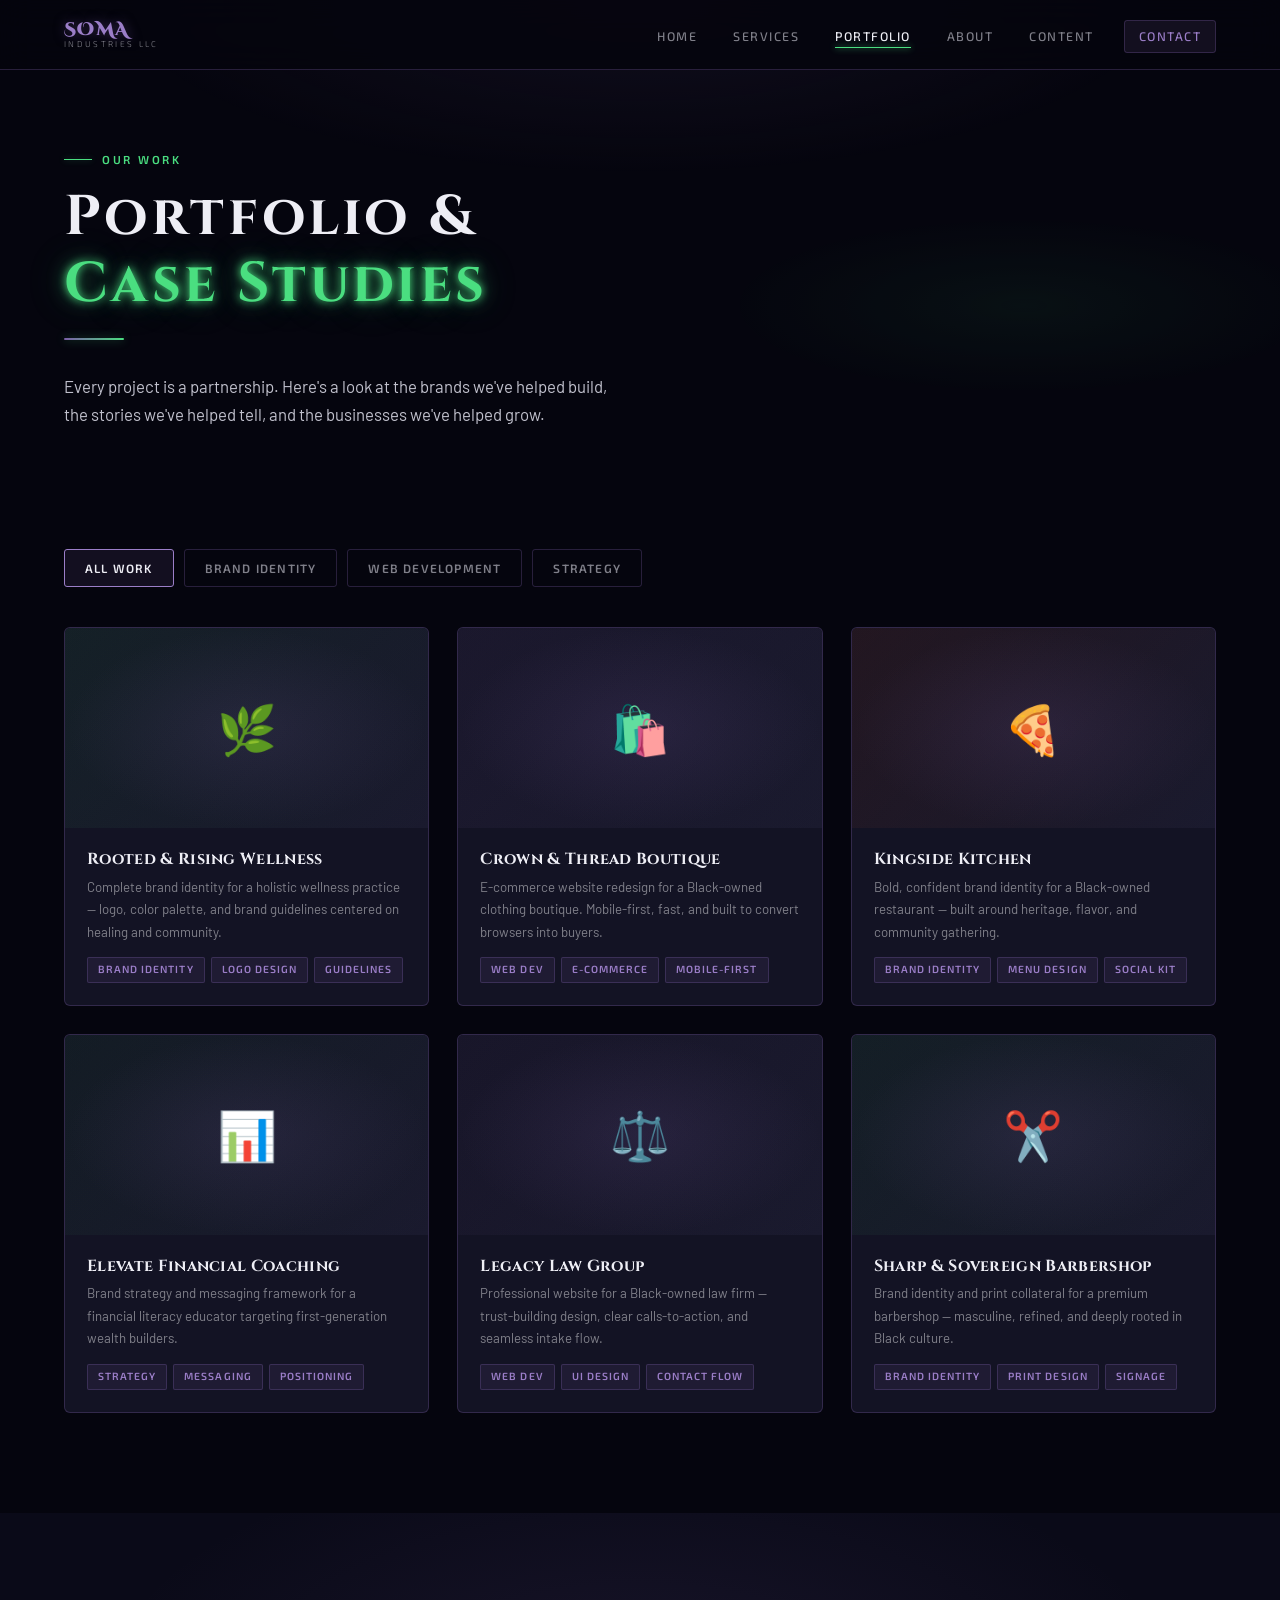
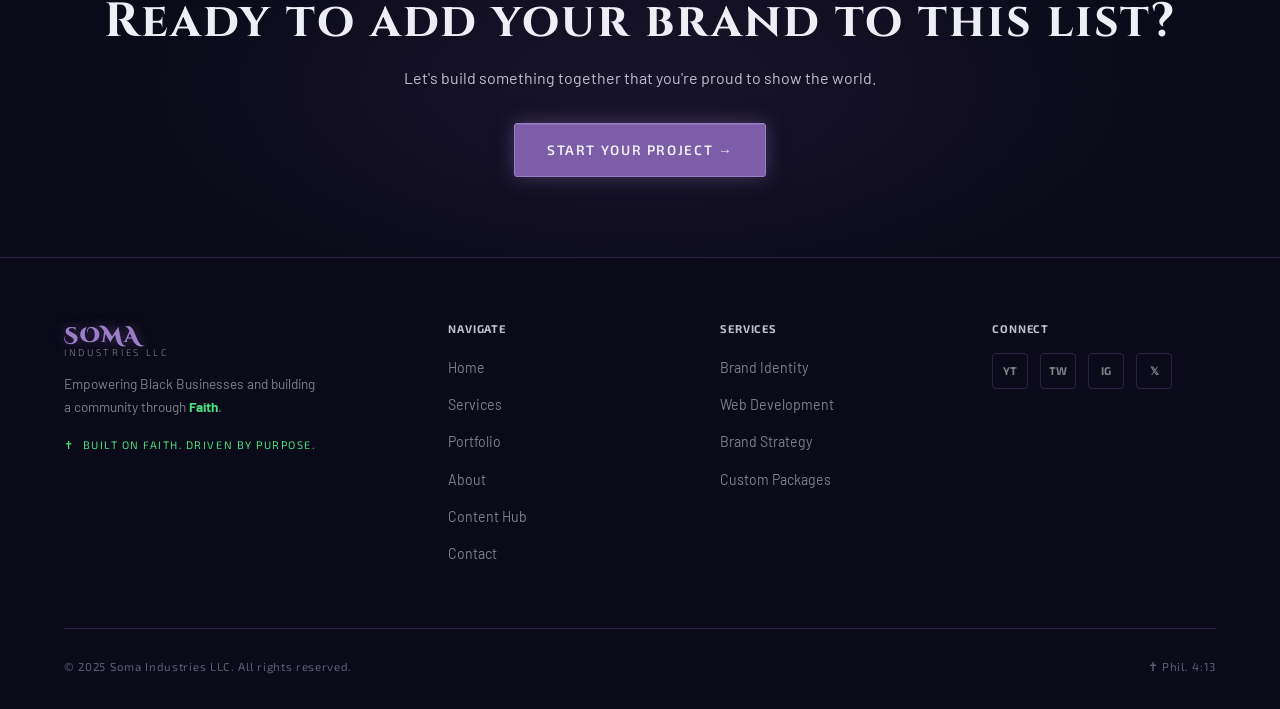
<file: portfolio.html>
<!DOCTYPE html>
<html lang="en">
<head>
  <meta charset="UTF-8" />
  <meta name="viewport" content="width=device-width, initial-scale=1.0" />
  <title>Portfolio — Soma Industries LLC</title>
  <meta name="description" content="Case studies and brand work from Soma Industries LLC — branding and web projects for Black small businesses." />
  <link rel="stylesheet" href="styles.css" />
</head>
<body>

  <nav class="site-nav" id="nav">
    <div class="nav-inner">
      <a href="index.html" class="nav-logo">
        <span class="logo-soma">SOMA</span>
        <span class="logo-industries">Industries LLC</span>
      </a>
      <button class="nav-toggle" id="navToggle" aria-label="Toggle navigation">
        <span></span><span></span><span></span>
      </button>
      <ul class="nav-links" id="navLinks">
        <li><a href="index.html">Home</a></li>
        <li><a href="services.html">Services</a></li>
        <li><a href="portfolio.html">Portfolio</a></li>
        <li><a href="about.html">About</a></li>
        <li><a href="content.html">Content</a></li>
        <li><a href="contact.html" class="nav-cta">Contact</a></li>
      </ul>
    </div>
  </nav>

  <!-- Page Hero -->
  <section class="page-hero section-sm">
    <div class="hex-bg"></div>
    <div class="container page-hero-content">
      <span class="section-label">Our Work</span>
      <h1>Portfolio &amp;<br><span class="glow-green">Case Studies</span></h1>
      <div class="divider"></div>
      <p style="max-width:560px; font-size:1.05rem;">
        Every project is a partnership. Here's a look at the brands we've helped build, 
        the stories we've helped tell, and the businesses we've helped grow.
      </p>
    </div>
  </section>

  <!-- Portfolio Grid -->
  <section class="section" style="background:var(--bg-0); padding-top:40px;">
    <div class="container">

      <div class="portfolio-filters reveal">
        <button class="filter-btn active" data-filter="all">All Work</button>
        <button class="filter-btn" data-filter="branding">Brand Identity</button>
        <button class="filter-btn" data-filter="web">Web Development</button>
        <button class="filter-btn" data-filter="strategy">Strategy</button>
      </div>

      <div class="portfolio-grid">

        <div class="portfolio-item reveal" data-category="branding">
          <div class="portfolio-thumb">
            <span style="position:relative;z-index:1;">🌿</span>
            <div style="position:absolute;inset:0;background:linear-gradient(135deg,rgba(74,222,128,0.08),transparent);"></div>
          </div>
          <div class="portfolio-body">
            <h3>Rooted &amp; Rising Wellness</h3>
            <p>Complete brand identity for a holistic wellness practice — logo, color palette, and brand guidelines centered on healing and community.</p>
            <div class="portfolio-tags">
              <span class="portfolio-tag">Brand Identity</span>
              <span class="portfolio-tag">Logo Design</span>
              <span class="portfolio-tag">Guidelines</span>
            </div>
          </div>
        </div>

        <div class="portfolio-item reveal" data-category="web">
          <div class="portfolio-thumb">
            <span style="position:relative;z-index:1;">🛍️</span>
            <div style="position:absolute;inset:0;background:linear-gradient(135deg,rgba(123,94,167,0.1),transparent);"></div>
          </div>
          <div class="portfolio-body">
            <h3>Crown &amp; Thread Boutique</h3>
            <p>E-commerce website redesign for a Black-owned clothing boutique. Mobile-first, fast, and built to convert browsers into buyers.</p>
            <div class="portfolio-tags">
              <span class="portfolio-tag">Web Dev</span>
              <span class="portfolio-tag">E-commerce</span>
              <span class="portfolio-tag">Mobile-First</span>
            </div>
          </div>
        </div>

        <div class="portfolio-item reveal" data-category="branding">
          <div class="portfolio-thumb">
            <span style="position:relative;z-index:1;">🍕</span>
            <div style="position:absolute;inset:0;background:linear-gradient(135deg,rgba(255,100,50,0.08),transparent);"></div>
          </div>
          <div class="portfolio-body">
            <h3>Kingside Kitchen</h3>
            <p>Bold, confident brand identity for a Black-owned restaurant — built around heritage, flavor, and community gathering.</p>
            <div class="portfolio-tags">
              <span class="portfolio-tag">Brand Identity</span>
              <span class="portfolio-tag">Menu Design</span>
              <span class="portfolio-tag">Social Kit</span>
            </div>
          </div>
        </div>

        <div class="portfolio-item reveal" data-category="strategy">
          <div class="portfolio-thumb">
            <span style="position:relative;z-index:1;">📊</span>
            <div style="position:absolute;inset:0;background:linear-gradient(135deg,rgba(74,222,128,0.06),transparent);"></div>
          </div>
          <div class="portfolio-body">
            <h3>Elevate Financial Coaching</h3>
            <p>Brand strategy and messaging framework for a financial literacy educator targeting first-generation wealth builders.</p>
            <div class="portfolio-tags">
              <span class="portfolio-tag">Strategy</span>
              <span class="portfolio-tag">Messaging</span>
              <span class="portfolio-tag">Positioning</span>
            </div>
          </div>
        </div>

        <div class="portfolio-item reveal" data-category="web">
          <div class="portfolio-thumb">
            <span style="position:relative;z-index:1;">⚖️</span>
            <div style="position:absolute;inset:0;background:linear-gradient(135deg,rgba(123,94,167,0.08),transparent);"></div>
          </div>
          <div class="portfolio-body">
            <h3>Legacy Law Group</h3>
            <p>Professional website for a Black-owned law firm — trust-building design, clear calls-to-action, and seamless intake flow.</p>
            <div class="portfolio-tags">
              <span class="portfolio-tag">Web Dev</span>
              <span class="portfolio-tag">UI Design</span>
              <span class="portfolio-tag">Contact Flow</span>
            </div>
          </div>
        </div>

        <div class="portfolio-item reveal" data-category="branding">
          <div class="portfolio-thumb">
            <span style="position:relative;z-index:1;">✂️</span>
            <div style="position:absolute;inset:0;background:linear-gradient(135deg,rgba(74,222,128,0.07),transparent);"></div>
          </div>
          <div class="portfolio-body">
            <h3>Sharp &amp; Sovereign Barbershop</h3>
            <p>Brand identity and print collateral for a premium barbershop — masculine, refined, and deeply rooted in Black culture.</p>
            <div class="portfolio-tags">
              <span class="portfolio-tag">Brand Identity</span>
              <span class="portfolio-tag">Print Design</span>
              <span class="portfolio-tag">Signage</span>
            </div>
          </div>
        </div>

      </div>
    </div>
  </section>

  <!-- CTA Strip -->
  <section class="cta-strip">
    <div class="container">
      <h2>Ready to add your brand to this list?</h2>
      <p>Let's build something together that you're proud to show the world.</p>
      <a href="contact.html" class="btn btn-primary">Start Your Project →</a>
    </div>
  </section>

  <footer class="site-footer">
    <div class="container">
      <div class="footer-grid">
        <div class="footer-brand">
          <a href="index.html" class="nav-logo" style="display:inline-flex;">
            <span class="logo-soma">SOMA</span>
            <span class="logo-industries">Industries LLC</span>
          </a>
          <p>Empowering Black Businesses and building a community through <strong style="color:var(--green);">Faith</strong>. </p>
          <div class="footer-faith">Built on Faith. Driven by Purpose.</div>
        </div>
        <div class="footer-col">
          <h4>Navigate</h4>
          <ul>
            <li><a href="index.html">Home</a></li>
            <li><a href="services.html">Services</a></li>
            <li><a href="portfolio.html">Portfolio</a></li>
            <li><a href="about.html">About</a></li>
            <li><a href="content.html">Content Hub</a></li>
            <li><a href="contact.html">Contact</a></li>
          </ul>
        </div>
        <div class="footer-col">
          <h4>Services</h4>
          <ul>
            <li><a href="services.html">Brand Identity</a></li>
            <li><a href="services.html">Web Development</a></li>
            <li><a href="services.html">Brand Strategy</a></li>
            <li><a href="services.html">Custom Packages</a></li>
          </ul>
        </div>
        <div class="footer-col">
          <h4>Connect</h4>
          <div class="footer-socials">
            <a href="#" class="social-btn" title="YouTube">YT</a>
            <a href="#" class="social-btn" title="Twitch">TW</a>
            <a href="#" class="social-btn" title="Instagram">IG</a>
            <a href="#" class="social-btn" title="X / Twitter">𝕏</a>
          </div>
        </div>
      </div>
      <div class="footer-bottom">
        <span>© 2025 Soma Industries LLC. All rights reserved.</span>
        <span style="color:var(--muted);">✝ Phil. 4:13</span>
      </div>
    </div>
  </footer>

  <script src="nav.js"></script>
</body>
</html>
</file>
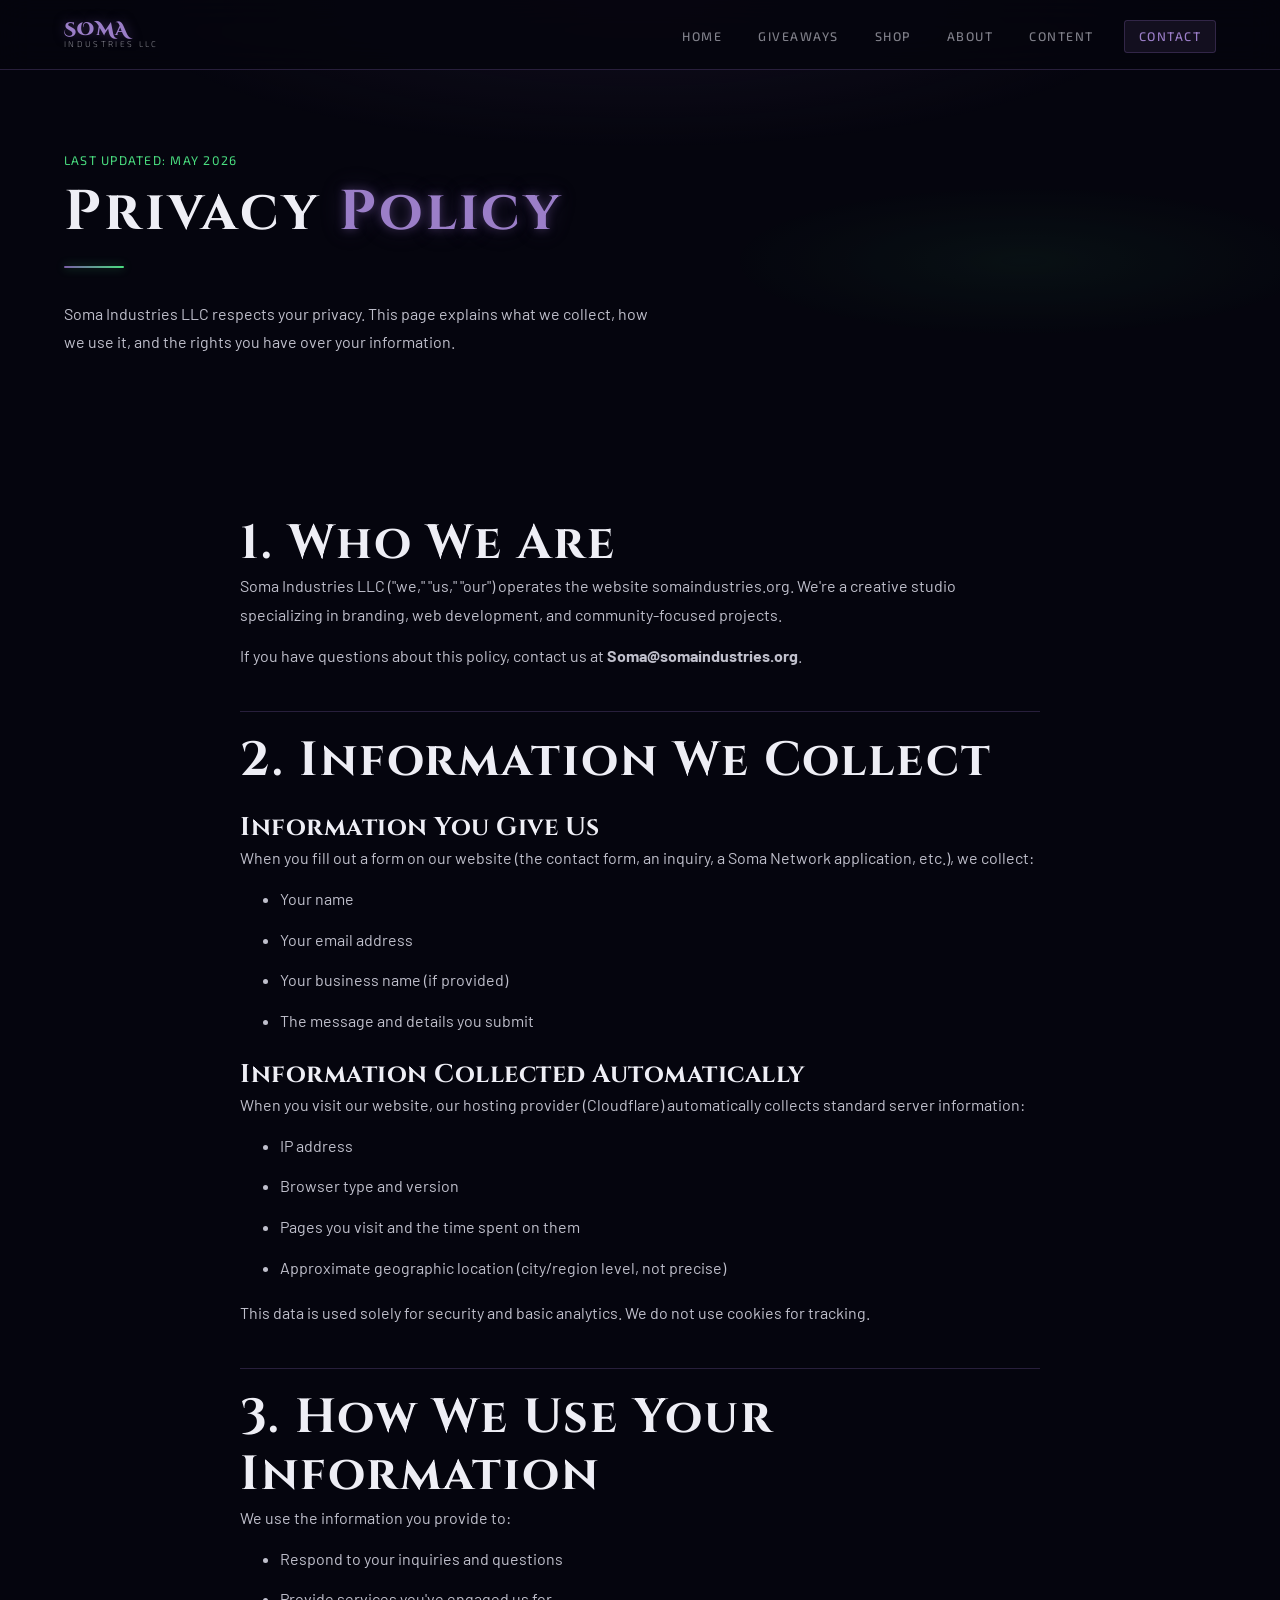
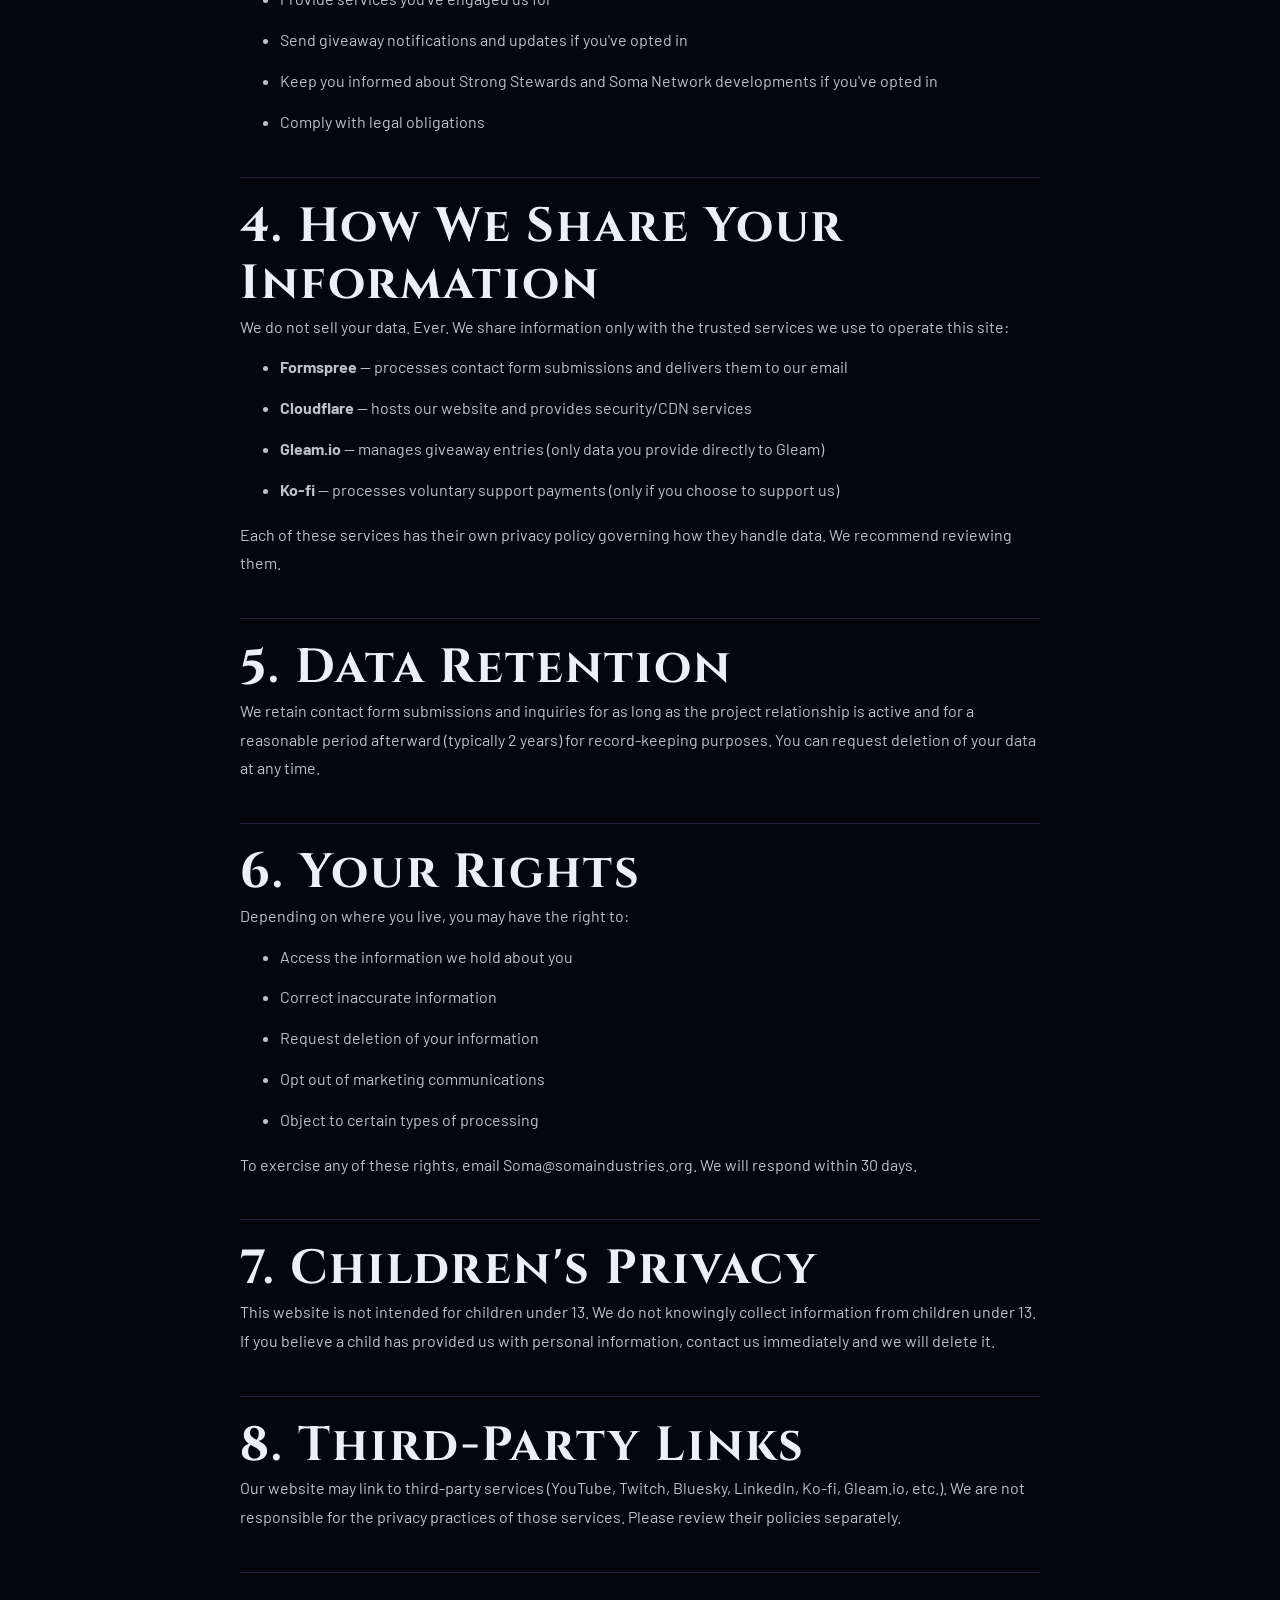
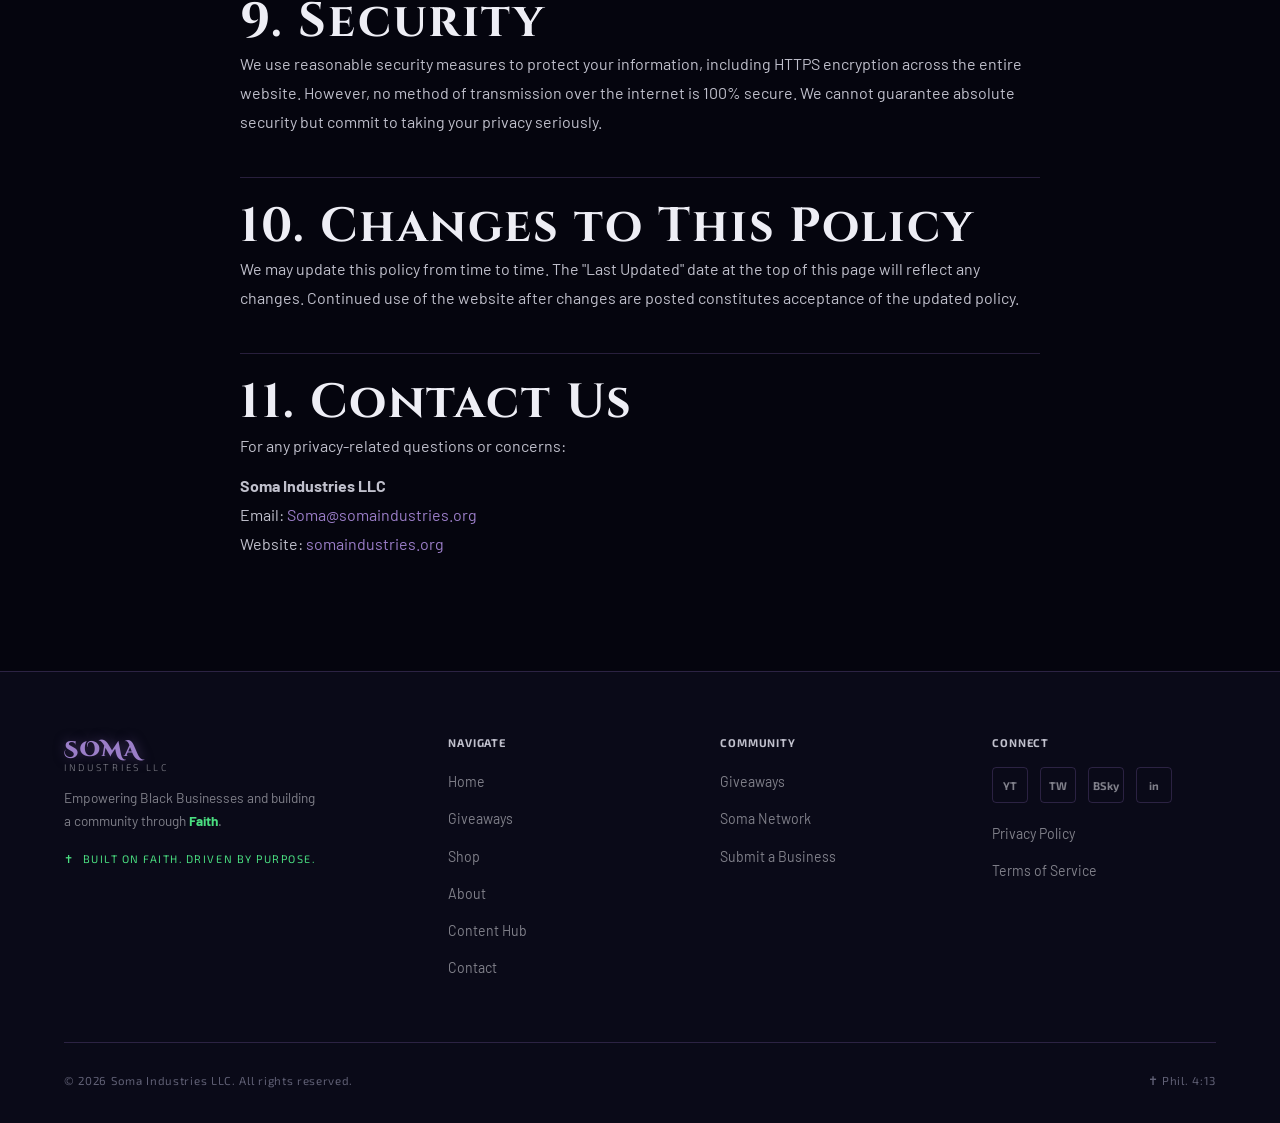
<file: privacy.html>
<!DOCTYPE html>
<html lang="en">
<head>
  <meta charset="UTF-8" />
  <meta name="viewport" content="width=device-width, initial-scale=1.0" />
  <title>Privacy Policy — Soma Industries LLC</title>
  <meta name="description" content="Privacy policy for Soma Industries LLC — how we collect, use, and protect your information." />
  <!-- Open Graph (Facebook, LinkedIn, Discord, iMessage) -->
  <meta property="og:type" content="website" />
  <meta property="og:site_name" content="Soma Industries LLC" />
  <meta property="og:title" content="Privacy Policy — Soma Industries LLC" />
  <meta property="og:description" content="How Soma Industries LLC collects, uses, and protects your personal information." />
  <meta property="og:url" content="https://somaindustries.org/privacy.html" />
  <meta property="og:image" content="https://somaindustries.org/assets/images/og-image.png" />
  <meta property="og:image:width" content="1200" />
  <meta property="og:image:height" content="630" />
  <meta property="og:image:alt" content="Soma Industries LLC — Built on Faith. Driven by Purpose." />

  <!-- Twitter / X / Bluesky cards -->
  <meta name="twitter:card" content="summary_large_image" />
  <meta name="twitter:title" content="Privacy Policy — Soma Industries LLC" />
  <meta name="twitter:description" content="How Soma Industries LLC collects, uses, and protects your personal information." />
  <meta name="twitter:image" content="https://somaindustries.org/assets/images/og-image.png" />

  <!-- Theme color for mobile browser chrome -->
  <meta name="theme-color" content="#7B5EA7" />

  <link rel="stylesheet" href="styles.css" />
  <style>
    .legal-content { max-width: 800px; margin: 0 auto; }
    .legal-content h2 {
      margin-top: 40px;
      padding-top: 20px;
      border-top: 1px solid var(--border-p);
    }
    .legal-content h2:first-of-type {
      border-top: none;
      padding-top: 0;
    }
    .legal-content h3 { margin-top: 24px; color: var(--white); }
    .legal-content p, .legal-content li {
      color: var(--silver);
      line-height: 1.8;
      margin-bottom: 12px;
    }
    .legal-content ul {
      margin-left: 20px;
      margin-bottom: 16px;
    }
    .legal-content li {
      list-style: disc;
      margin-left: 20px;
    }
    .last-updated {
      font-family: var(--font-ui);
      font-size: 0.78rem;
      letter-spacing: 0.1em;
      color: var(--green);
      text-transform: uppercase;
      margin-bottom: 8px;
    }
  </style>
</head>
<body>

  <nav class="site-nav" id="nav">
    <div class="nav-inner">
      <a href="index.html" class="nav-logo">
        <span class="logo-soma">SOMA</span>
        <span class="logo-industries">Industries LLC</span>
      </a>
      <button class="nav-toggle" id="navToggle" aria-label="Toggle navigation">
        <span></span><span></span><span></span>
      </button>
      <ul class="nav-links" id="navLinks">
        <li><a href="index.html">Home</a></li>
        <li><a href="giveaways.html">Giveaways</a></li>
        <li><a href="shop.html">Shop</a></li>
        <li><a href="about.html">About</a></li>
        <li><a href="content.html">Content</a></li>
        <li><a href="contact.html" class="nav-cta">Contact</a></li>
      </ul>
    </div>
  </nav>

  <section class="page-hero section-sm">
    <div class="hex-bg"></div>
    <div class="container page-hero-content">
      <div class="last-updated">Last Updated: May 2026</div>
      <h1>Privacy <span class="glow-purple">Policy</span></h1>
      <div class="divider"></div>
      <p style="max-width:600px;">
        Soma Industries LLC respects your privacy. This page explains what we collect, 
        how we use it, and the rights you have over your information.
      </p>
    </div>
  </section>

  <section class="section" style="background:var(--bg-0); padding-top:40px;">
    <div class="container">
      <div class="legal-content">

        <h2>1. Who We Are</h2>
        <p>Soma Industries LLC ("we," "us," "our") operates the website somaindustries.org. We're a creative studio specializing in branding, web development, and community-focused projects.</p>
        <p>If you have questions about this policy, contact us at <strong>Soma@somaindustries.org</strong>.</p>

        <h2>2. Information We Collect</h2>
        
        <h3>Information You Give Us</h3>
        <p>When you fill out a form on our website (the contact form, an inquiry, a Soma Network application, etc.), we collect:</p>
        <ul>
          <li>Your name</li>
          <li>Your email address</li>
          <li>Your business name (if provided)</li>
          <li>The message and details you submit</li>
        </ul>

        <h3>Information Collected Automatically</h3>
        <p>When you visit our website, our hosting provider (Cloudflare) automatically collects standard server information:</p>
        <ul>
          <li>IP address</li>
          <li>Browser type and version</li>
          <li>Pages you visit and the time spent on them</li>
          <li>Approximate geographic location (city/region level, not precise)</li>
        </ul>
        <p>This data is used solely for security and basic analytics. We do not use cookies for tracking.</p>

        <h2>3. How We Use Your Information</h2>
        <p>We use the information you provide to:</p>
        <ul>
          <li>Respond to your inquiries and questions</li>
          <li>Provide services you've engaged us for</li>
          <li>Send giveaway notifications and updates if you've opted in</li>
          <li>Keep you informed about Strong Stewards and Soma Network developments if you've opted in</li>
          <li>Comply with legal obligations</li>
        </ul>

        <h2>4. How We Share Your Information</h2>
        <p>We do not sell your data. Ever. We share information only with the trusted services we use to operate this site:</p>
        <ul>
          <li><strong>Formspree</strong> — processes contact form submissions and delivers them to our email</li>
          <li><strong>Cloudflare</strong> — hosts our website and provides security/CDN services</li>
          <li><strong>Gleam.io</strong> — manages giveaway entries (only data you provide directly to Gleam)</li>
          <li><strong>Ko-fi</strong> — processes voluntary support payments (only if you choose to support us)</li>
        </ul>
        <p>Each of these services has their own privacy policy governing how they handle data. We recommend reviewing them.</p>

        <h2>5. Data Retention</h2>
        <p>We retain contact form submissions and inquiries for as long as the project relationship is active and for a reasonable period afterward (typically 2 years) for record-keeping purposes. You can request deletion of your data at any time.</p>

        <h2>6. Your Rights</h2>
        <p>Depending on where you live, you may have the right to:</p>
        <ul>
          <li>Access the information we hold about you</li>
          <li>Correct inaccurate information</li>
          <li>Request deletion of your information</li>
          <li>Opt out of marketing communications</li>
          <li>Object to certain types of processing</li>
        </ul>
        <p>To exercise any of these rights, email Soma@somaindustries.org. We will respond within 30 days.</p>

        <h2>7. Children's Privacy</h2>
        <p>This website is not intended for children under 13. We do not knowingly collect information from children under 13. If you believe a child has provided us with personal information, contact us immediately and we will delete it.</p>

        <h2>8. Third-Party Links</h2>
        <p>Our website may link to third-party services (YouTube, Twitch, Bluesky, LinkedIn, Ko-fi, Gleam.io, etc.). We are not responsible for the privacy practices of those services. Please review their policies separately.</p>

        <h2>9. Security</h2>
        <p>We use reasonable security measures to protect your information, including HTTPS encryption across the entire website. However, no method of transmission over the internet is 100% secure. We cannot guarantee absolute security but commit to taking your privacy seriously.</p>

        <h2>10. Changes to This Policy</h2>
        <p>We may update this policy from time to time. The "Last Updated" date at the top of this page will reflect any changes. Continued use of the website after changes are posted constitutes acceptance of the updated policy.</p>

        <h2>11. Contact Us</h2>
        <p>For any privacy-related questions or concerns:</p>
        <p>
          <strong>Soma Industries LLC</strong><br>
          Email: <a href="mailto:Soma@somaindustries.org" style="color:var(--purple-light);">Soma@somaindustries.org</a><br>
          Website: <a href="index.html" style="color:var(--purple-light);">somaindustries.org</a>
        </p>

      </div>
    </div>
  </section>

  <footer class="site-footer">
    <div class="container">
      <div class="footer-grid">
        <div class="footer-brand">
          <a href="index.html" class="nav-logo" style="display:inline-flex;">
            <span class="logo-soma">SOMA</span>
            <span class="logo-industries">Industries LLC</span>
          </a>
          <p>Empowering Black Businesses and building a community through <strong style="color:var(--green);">Faith</strong>. </p>
          <div class="footer-faith">Built on Faith. Driven by Purpose.</div>
        </div>
        <div class="footer-col">
          <h4>Navigate</h4>
          <ul>
            <li><a href="index.html">Home</a></li>
            <li><a href="giveaways.html">Giveaways</a></li>
            <li><a href="shop.html">Shop</a></li>
                <li><a href="about.html">About</a></li>
            <li><a href="content.html">Content Hub</a></li>
            <li><a href="contact.html">Contact</a></li>
          </ul>
        </div>
        <div class="footer-col">
          <h4>Community</h4>
          <ul>
            <li><a href="giveaways.html">Giveaways</a></li>
            <li><a href="network.html">Soma Network</a></li>
            <li><a href="contact.html">Submit a Business</a></li>
          </ul>
        </div>
        <div class="footer-col">
          <h4>Connect</h4>
          <div class="footer-socials">
            <a href="https://www.youtube.com/@HailKingSoma" target="_blank" rel="noopener" class="social-btn" title="YouTube">YT</a>
            <a href="https://www.twitch.tv/hailkingsoma" target="_blank" rel="noopener" class="social-btn" title="Twitch">TW</a>
            <a href="https://bsky.app/profile/somacorp.co" target="_blank" rel="noopener" class="social-btn" title="Bluesky">BSky</a>
            <a href="https://www.linkedin.com/in/jarr201/" target="_blank" rel="noopener" class="social-btn" title="LinkedIn">in</a>
          </div>
          <ul style="margin-top:16px;">
            <li><a href="privacy.html">Privacy Policy</a></li>
            <li><a href="terms.html">Terms of Service</a></li>
          </ul>
        </div>
      </div>
      <div class="footer-bottom">
        <span>© 2026 Soma Industries LLC. All rights reserved.</span>
        <span style="color:var(--muted);">✝ Phil. 4:13</span>
      </div>
    </div>
  </footer>

  <script src="nav.js"></script>
</body>
</html>
</file>
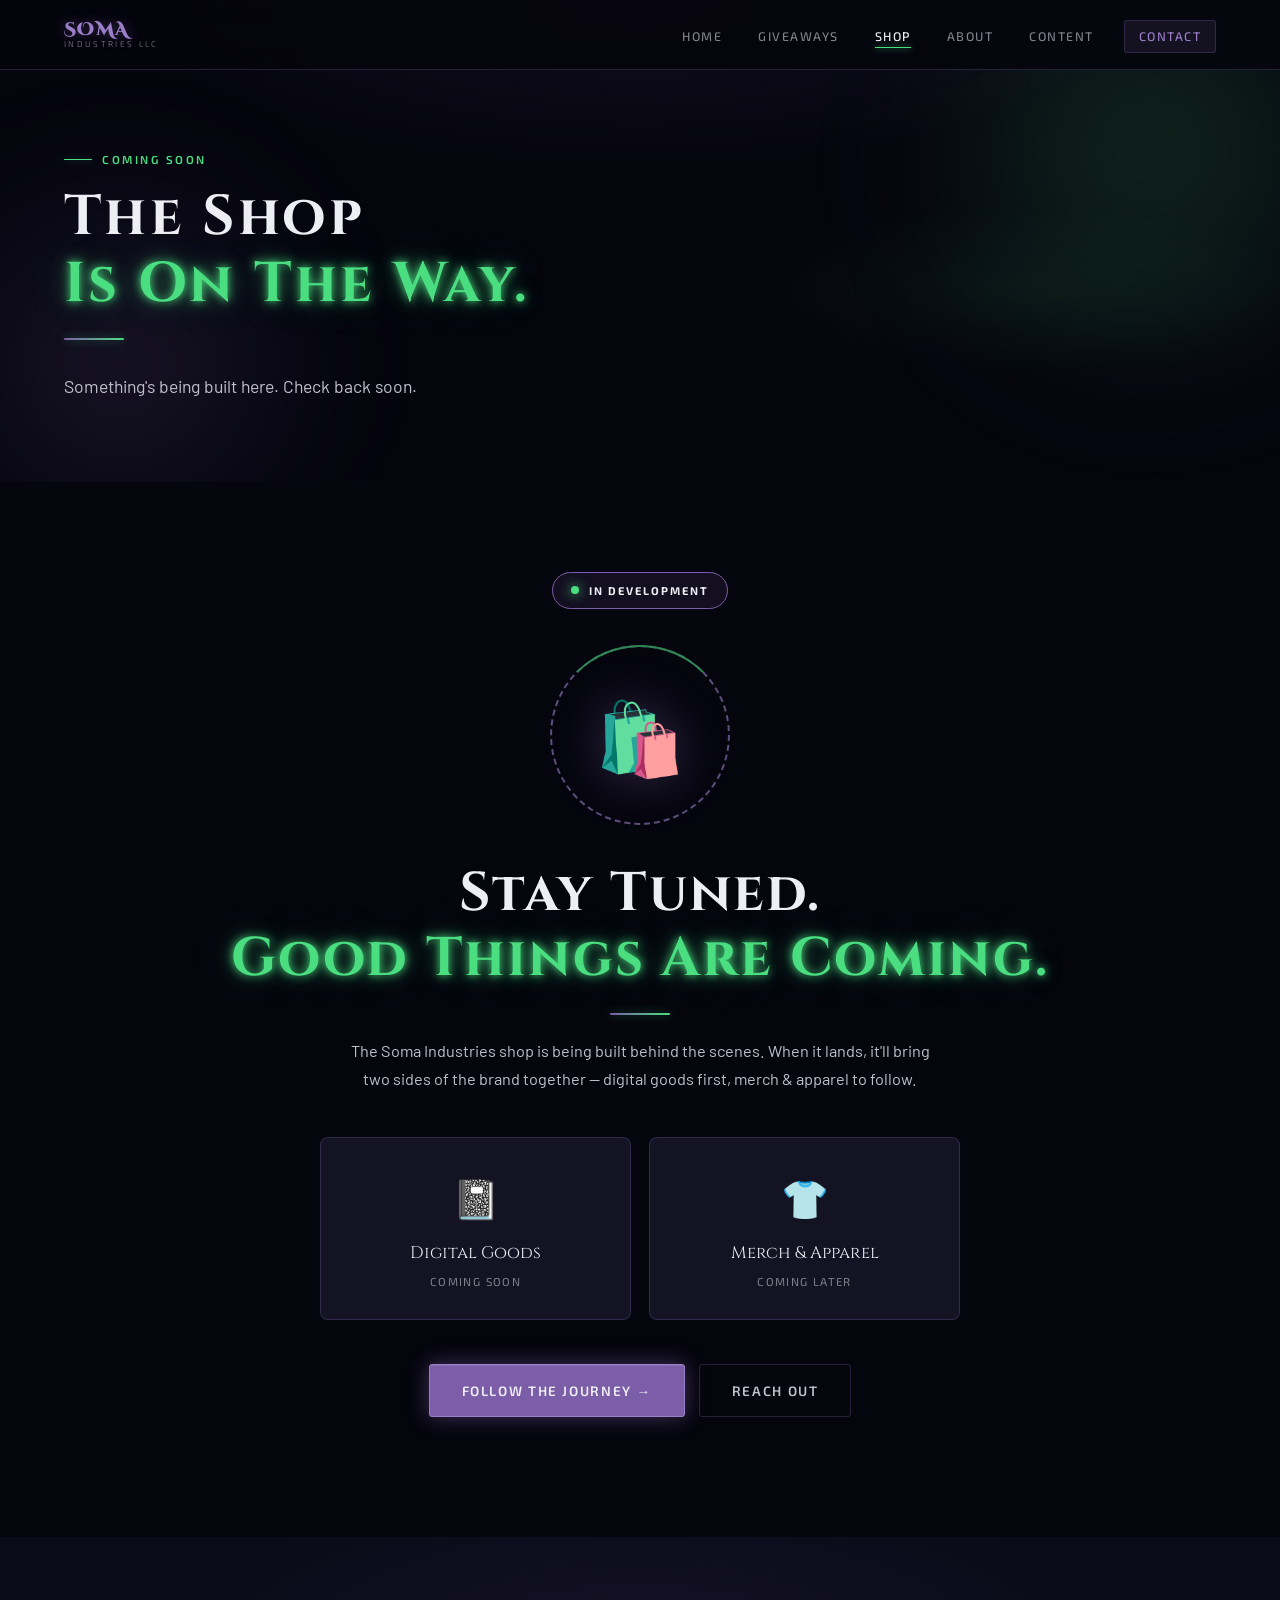
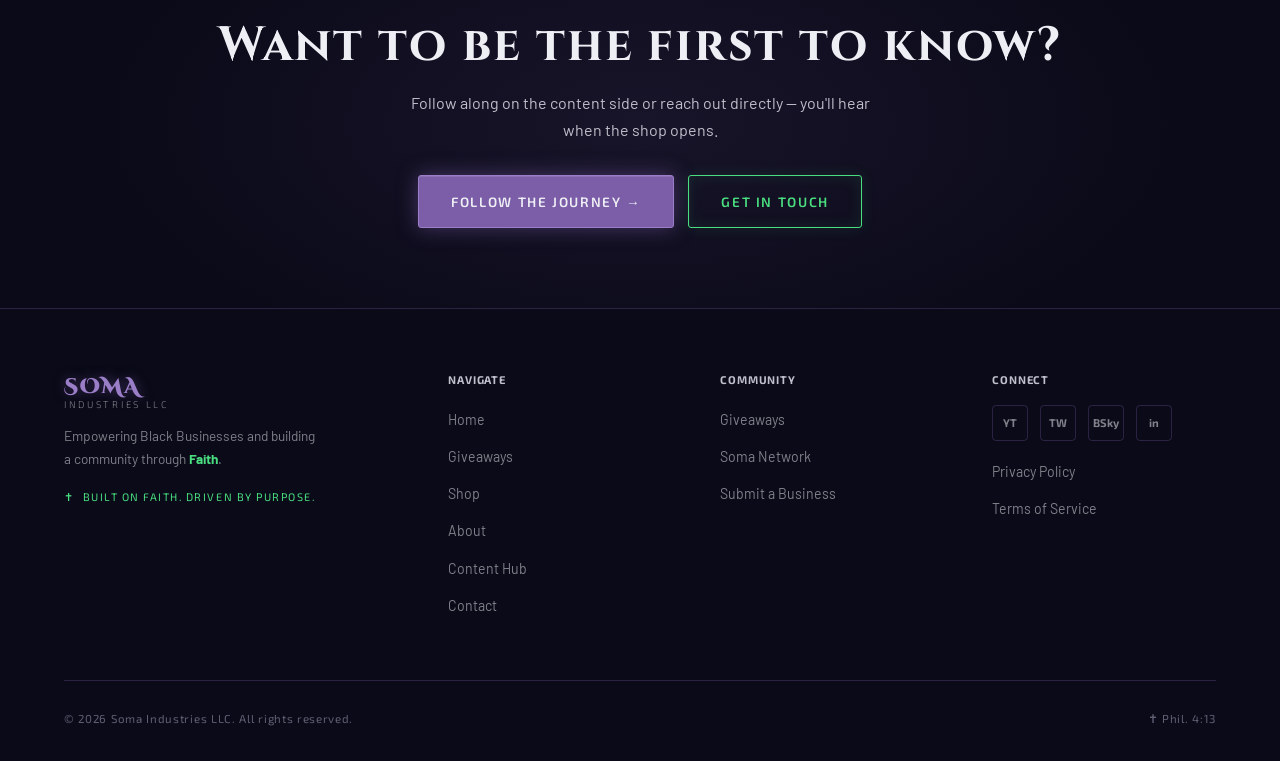
<file: shop.html>
<!DOCTYPE html>
<html lang="en">
<head>
  <meta charset="UTF-8" />
  <meta name="viewport" content="width=device-width, initial-scale=1.0" />
  <title>Shop — Soma Industries LLC</title>
  <meta name="description" content="The Soma Industries shop is coming soon — digital goods first, merch and apparel to follow." />

  <!-- Open Graph -->
  <meta property="og:type" content="website" />
  <meta property="og:site_name" content="Soma Industries LLC" />
  <meta property="og:title" content="Shop — Soma Industries LLC" />
  <meta property="og:description" content="The Soma Industries shop is coming soon — digital goods first, merch and apparel to follow." />
  <meta property="og:url" content="https://somaindustries.org/shop.html" />
  <meta property="og:image" content="https://somaindustries.org/assets/images/og-image.png" />
  <meta property="og:image:width" content="1200" />
  <meta property="og:image:height" content="630" />
  <meta property="og:image:alt" content="Soma Industries LLC — Built on Faith. Driven by Purpose." />

  <!-- Twitter / X / Bluesky -->
  <meta name="twitter:card" content="summary_large_image" />
  <meta name="twitter:title" content="Shop — Soma Industries LLC" />
  <meta name="twitter:description" content="The Soma Industries shop is coming soon — digital goods first, merch and apparel to follow." />
  <meta name="twitter:image" content="https://somaindustries.org/assets/images/og-image.png" />

  <meta name="theme-color" content="#7B5EA7" />

  <link rel="stylesheet" href="styles.css" />
  <style>
    /* ============================================
       SHOP PAGE STYLES
       ============================================ */
    
    .shop-orbs { position: absolute; inset: 0; pointer-events: none; overflow: hidden; }
    .shop-orb {
      position: absolute; border-radius: 50%; filter: blur(70px);
    }
    .shop-orb-1 {
      width: 500px; height: 500px;
      background: radial-gradient(circle, rgba(74,222,128,0.18) 0%, transparent 70%);
      top: -100px; right: -120px;
    }
    .shop-orb-2 {
      width: 400px; height: 400px;
      background: radial-gradient(circle, rgba(123,94,167,0.22) 0%, transparent 70%);
      bottom: -80px; left: -80px;
    }

    /* ============================================
       COMING SOON STATE
       ============================================ */
    .shop-comingsoon {
      max-width: 880px;
      margin: 0 auto;
      text-align: center;
      padding: 30px 20px 20px;
      position: relative;
    }

    /* Status badge with pulsing dot */
    .comingsoon-badge {
      display: inline-flex;
      align-items: center;
      gap: 10px;
      padding: 8px 18px;
      border-radius: 30px;
      background: rgba(123, 94, 167, 0.12);
      border: 1px solid var(--purple);
      margin-bottom: 36px;
    }
    .cs-dot {
      width: 8px; height: 8px;
      background: var(--green);
      border-radius: 50%;
      box-shadow: 0 0 12px var(--green);
      animation: cs-pulse 1.6s ease-in-out infinite;
    }
    .cs-label {
      font-family: var(--font-ui);
      font-size: 0.7rem;
      font-weight: 700;
      letter-spacing: 0.18em;
      text-transform: uppercase;
      color: var(--white);
    }
    @keyframes cs-pulse {
      0%, 100% { opacity: 1; transform: scale(1); }
      50% { opacity: 0.6; transform: scale(1.4); }
    }

    /* Big animated ring + icon */
    .comingsoon-mark {
      width: 180px; height: 180px;
      margin: 0 auto 36px;
      position: relative;
      display: flex;
      align-items: center;
      justify-content: center;
    }
    .cs-ring {
      position: absolute;
      inset: 0;
      border: 2px dashed var(--purple-light);
      border-radius: 50%;
      animation: cs-rotate 20s linear infinite;
      opacity: 0.6;
    }
    .cs-ring::before {
      content: '';
      position: absolute;
      inset: -2px;
      border: 2px solid transparent;
      border-top-color: var(--green);
      border-radius: 50%;
    }
    .cs-icon {
      font-size: 4.5rem;
      z-index: 1;
      filter: drop-shadow(0 0 24px rgba(123, 94, 167, 0.4));
    }
    @keyframes cs-rotate {
      from { transform: rotate(0deg); }
      to   { transform: rotate(360deg); }
    }

    /* Headline + description */
    .comingsoon-headline {
      font-size: clamp(2.2rem, 5vw, 3.4rem);
      margin-bottom: 0;
    }
    .comingsoon-desc {
      max-width: 580px;
      margin: 0 auto 44px;
      font-size: 1.02rem;
      line-height: 1.7;
      color: var(--silver);
    }

    /* Category previews */
    .comingsoon-categories {
      display: grid;
      grid-template-columns: 1fr 1fr;
      gap: 18px;
      max-width: 640px;
      margin: 0 auto 44px;
    }
    .cs-category {
      background: var(--bg-card);
      border: 1px solid var(--border-p);
      border-radius: 8px;
      padding: 28px 22px;
      transition: all 0.3s var(--ease);
      position: relative;
      overflow: hidden;
    }
    .cs-category::before {
      content: '';
      position: absolute; top:0; left:0; right:0; height: 2px;
      background: linear-gradient(90deg, var(--purple), var(--green));
      transform: scaleX(0);
      transform-origin: left;
      transition: transform 0.4s var(--ease);
    }
    .cs-category:hover::before { transform: scaleX(1); }
    .cs-category:hover {
      border-color: var(--purple-light);
      transform: translateY(-2px);
    }
    .cs-cat-icon {
      font-size: 2.4rem;
      margin-bottom: 8px;
    }
    .cs-cat-label {
      font-family: var(--font-heading);
      font-size: 1.05rem;
      color: var(--white);
      margin-bottom: 4px;
    }
    .cs-cat-sub {
      font-family: var(--font-ui);
      font-size: 0.72rem;
      letter-spacing: 0.12em;
      text-transform: uppercase;
      color: var(--silver-dim);
    }

    .comingsoon-actions {
      display: flex;
      gap: 14px;
      justify-content: center;
      flex-wrap: wrap;
    }

    /* ============================================
       MOBILE
       ============================================ */
    @media (max-width: 700px) {
      .comingsoon-categories { grid-template-columns: 1fr; }
      .comingsoon-mark { width: 140px; height: 140px; }
      .cs-icon { font-size: 3.6rem; }
    }
  </style>
</head>
<body>

  <nav class="site-nav" id="nav">
    <div class="nav-inner">
      <a href="index.html" class="nav-logo">
        <span class="logo-soma">SOMA</span>
        <span class="logo-industries">Industries LLC</span>
      </a>
      <button class="nav-toggle" id="navToggle" aria-label="Toggle navigation">
        <span></span><span></span><span></span>
      </button>
      <ul class="nav-links" id="navLinks">
        <li><a href="index.html">Home</a></li>
        <li><a href="giveaways.html">Giveaways</a></li>
        <li><a href="shop.html">Shop</a></li>
        <li><a href="about.html">About</a></li>
        <li><a href="content.html">Content</a></li>
        <li><a href="contact.html" class="nav-cta">Contact</a></li>
      </ul>
    </div>
  </nav>

  <!-- ================================================
       HERO
       ================================================ -->
  <section class="page-hero section-sm" style="position:relative;">
    <div class="hex-bg"></div>
    <div class="shop-orbs">
      <div class="shop-orb shop-orb-1"></div>
      <div class="shop-orb shop-orb-2"></div>
    </div>
    <div class="container page-hero-content">
      <span class="section-label">Coming Soon</span>
      <h1>The Shop<br><span class="glow-green">Is On The Way.</span></h1>
      <div class="divider"></div>
      <p style="max-width:680px; font-size:1.1rem;">
        Something's being built here. Check back soon.
      </p>
    </div>
  </section>

  <!-- ================================================
       SHOP COMING SOON STATE
       (Unified placeholder until products launch.
        When ready, restore the Part 1 / Part 2 sections from git history
        or rebuild from the structure preserved in comments below.)
       ================================================ -->
  <section id="digital" class="section" style="background:var(--bg-0); padding-top:60px;">
    <div class="container">
      <div class="shop-comingsoon reveal">

        <!-- Animated badge -->
        <div class="comingsoon-badge">
          <span class="cs-dot"></span>
          <span class="cs-label">In Development</span>
        </div>

        <!-- Big mark -->
        <div class="comingsoon-mark">
          <div class="cs-ring"></div>
          <div class="cs-icon">🛍️</div>
        </div>

        <h2 class="comingsoon-headline">
          Stay Tuned.<br>
          <span class="glow-green">Good Things Are Coming.</span>
        </h2>

        <div class="divider" style="margin: 22px auto;"></div>

        <p class="comingsoon-desc">
          The Soma Industries shop is being built behind the scenes. When it lands, it'll bring two sides of the brand together — digital goods first, merch &amp; apparel to follow.
        </p>

        <!-- The two-category preview tiles -->
        <div class="comingsoon-categories">
          <div class="cs-category">
            <div class="cs-cat-icon">📓</div>
            <div class="cs-cat-label">Digital Goods</div>
            <div class="cs-cat-sub">Coming Soon</div>
          </div>
          <div class="cs-category">
            <div class="cs-cat-icon">👕</div>
            <div class="cs-cat-label">Merch &amp; Apparel</div>
            <div class="cs-cat-sub">Coming Later</div>
          </div>
        </div>

        <!-- Action buttons -->
        <div class="comingsoon-actions">
          <a href="content.html" class="btn btn-primary">Follow the Journey →</a>
          <a href="contact.html" class="btn btn-ghost">Reach Out</a>
        </div>

      </div>
    </div>
  </section>

  <!-- ================================================
       CTA STRIP
       ================================================ -->
  <section class="cta-strip">
    <div class="container">
      <h2>Want to be the first to know?</h2>
      <p>Follow along on the content side or reach out directly — you'll hear when the shop opens.</p>
      <div style="display:flex; gap:14px; justify-content:center; flex-wrap:wrap;">
        <a href="content.html" class="btn btn-primary">Follow the Journey →</a>
        <a href="contact.html" class="btn btn-green">Get in Touch</a>
      </div>
    </div>
  </section>

  <!-- ================================================
       FOOTER
       ================================================ -->
  <footer class="site-footer">
    <div class="container">
      <div class="footer-grid">
        <div class="footer-brand">
          <a href="index.html" class="nav-logo" style="display:inline-flex;">
            <span class="logo-soma">SOMA</span>
            <span class="logo-industries">Industries LLC</span>
          </a>
          <p>Empowering Black Businesses and building a community through <strong style="color:var(--green);">Faith</strong>. </p>
          <div class="footer-faith">Built on Faith. Driven by Purpose.</div>
        </div>
        <div class="footer-col">
          <h4>Navigate</h4>
          <ul>
            <li><a href="index.html">Home</a></li>
            <li><a href="giveaways.html">Giveaways</a></li>
            <li><a href="shop.html">Shop</a></li>
            <li><a href="about.html">About</a></li>
            <li><a href="content.html">Content Hub</a></li>
            <li><a href="contact.html">Contact</a></li>
          </ul>
        </div>
        <div class="footer-col">
          <h4>Community</h4>
          <ul>
            <li><a href="giveaways.html">Giveaways</a></li>
            <li><a href="network.html">Soma Network</a></li>
            <li><a href="contact.html">Submit a Business</a></li>
          </ul>
        </div>
        <div class="footer-col">
          <h4>Connect</h4>
          <div class="footer-socials">
            <a href="https://www.youtube.com/@HailKingSoma" target="_blank" rel="noopener" class="social-btn" title="YouTube">YT</a>
            <a href="https://www.twitch.tv/hailkingsoma" target="_blank" rel="noopener" class="social-btn" title="Twitch">TW</a>
            <a href="https://bsky.app/profile/somacorp.co" target="_blank" rel="noopener" class="social-btn" title="Bluesky">BSky</a>
            <a href="https://www.linkedin.com/in/jarr201/" target="_blank" rel="noopener" class="social-btn" title="LinkedIn">in</a>
          </div>
          <ul style="margin-top:16px;">
            <li><a href="privacy.html">Privacy Policy</a></li>
            <li><a href="terms.html">Terms of Service</a></li>
          </ul>
        </div>
      </div>
      <div class="footer-bottom">
        <span>© 2026 Soma Industries LLC. All rights reserved.</span>
        <span style="color:var(--muted);">✝ Phil. 4:13</span>
      </div>
    </div>
  </footer>

  <script src="nav.js"></script>
</body>
</html>
</file>
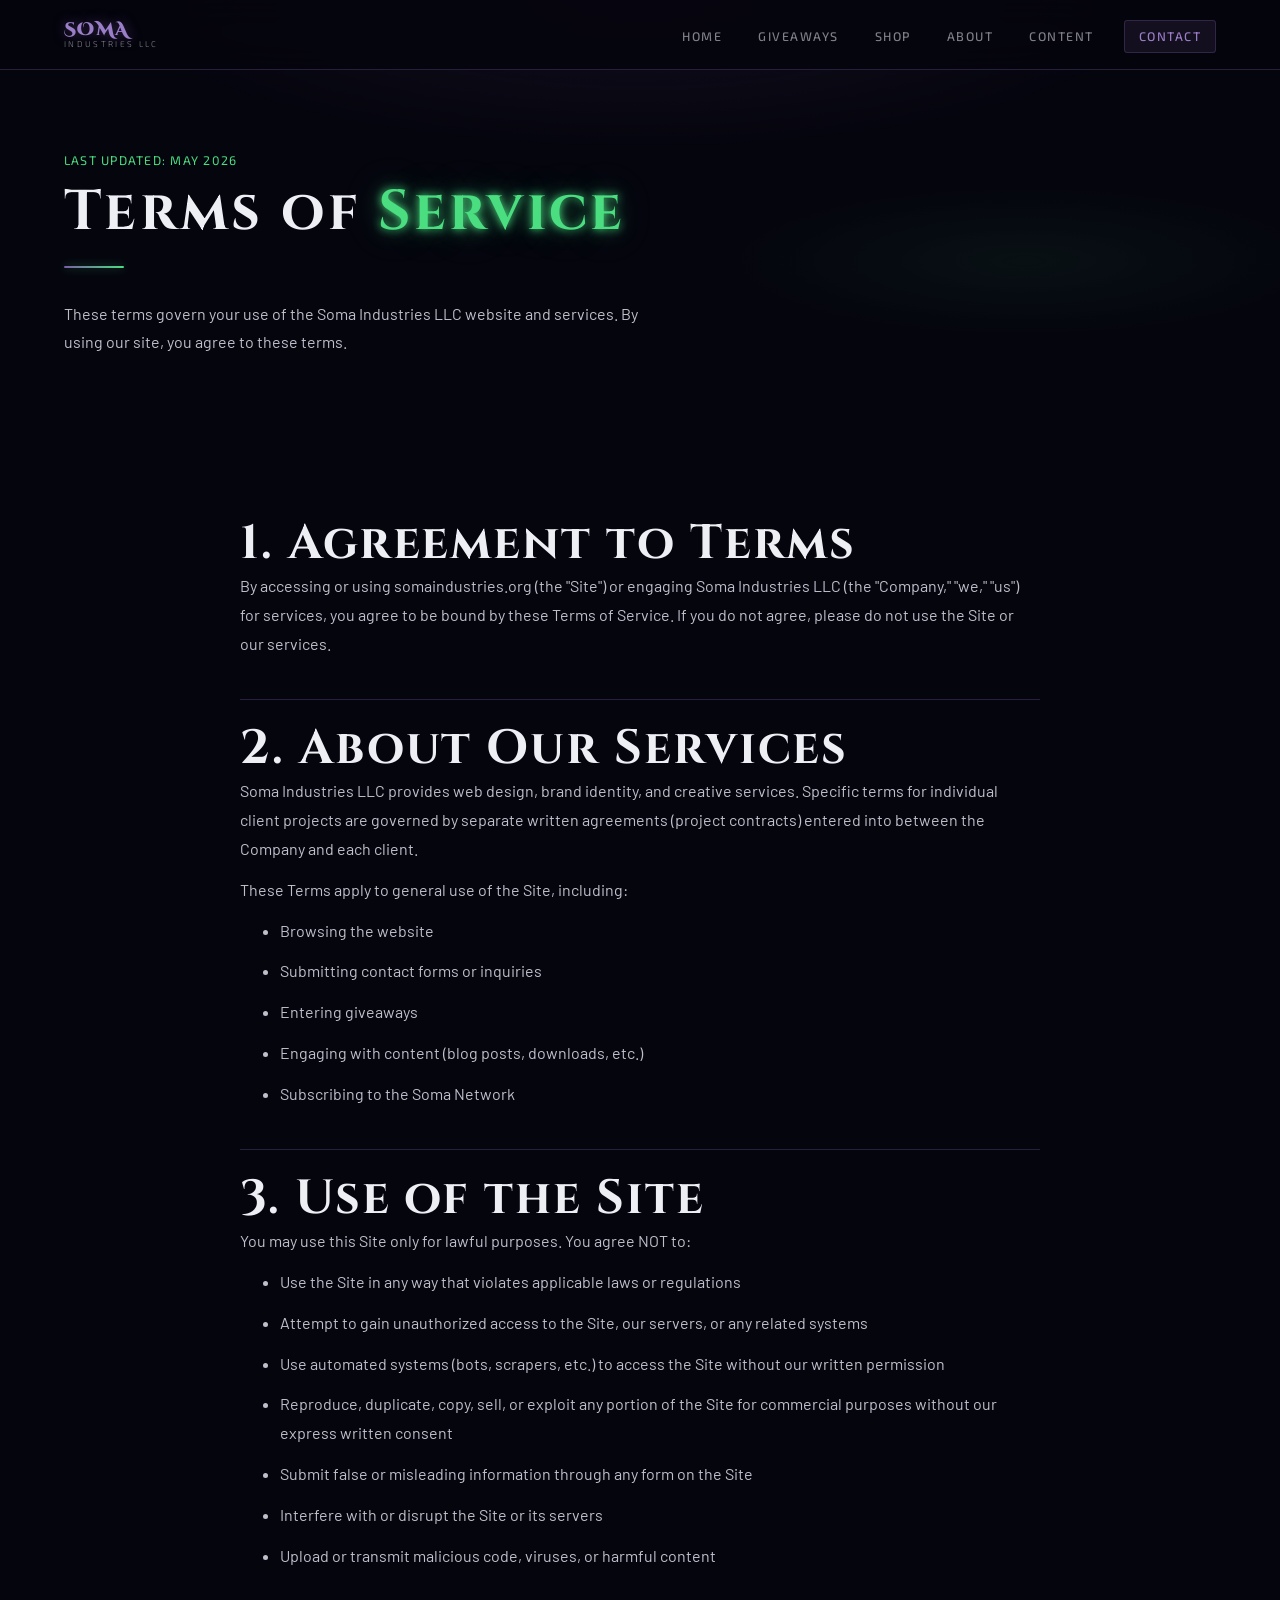
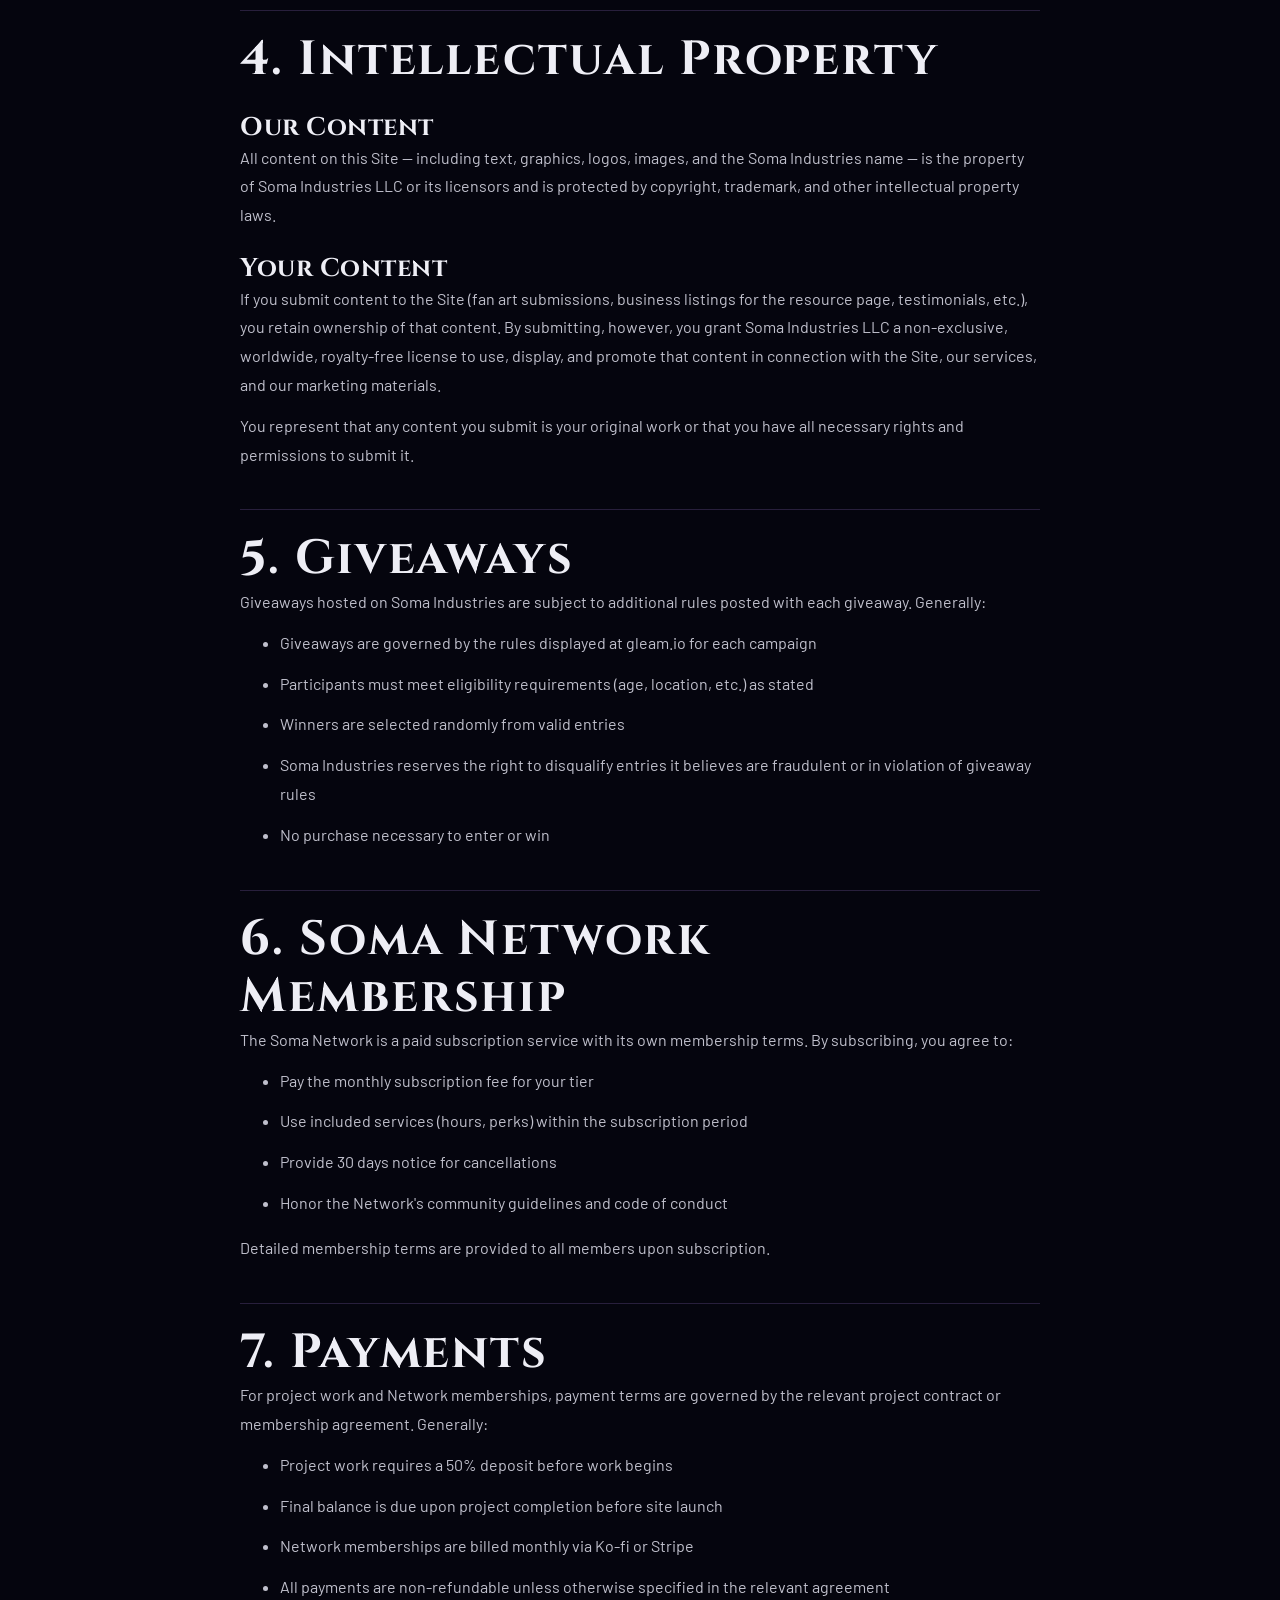
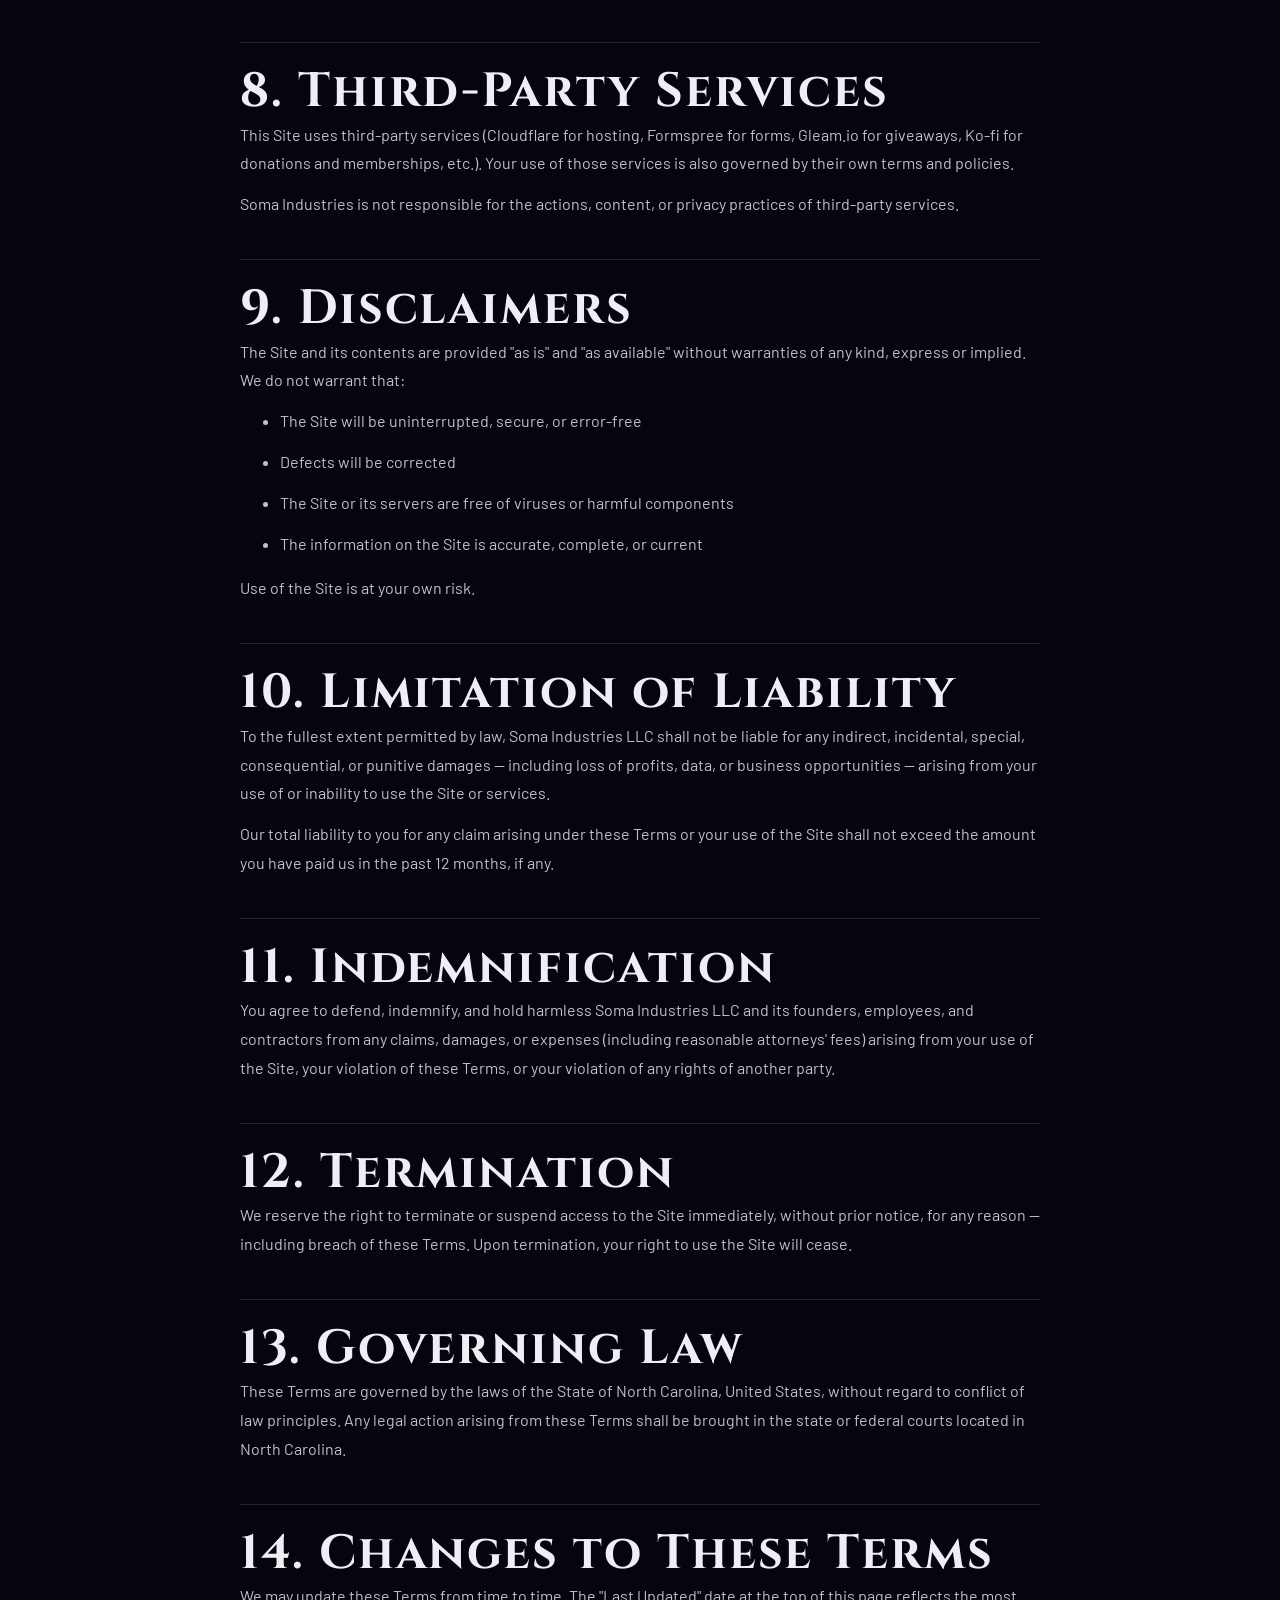
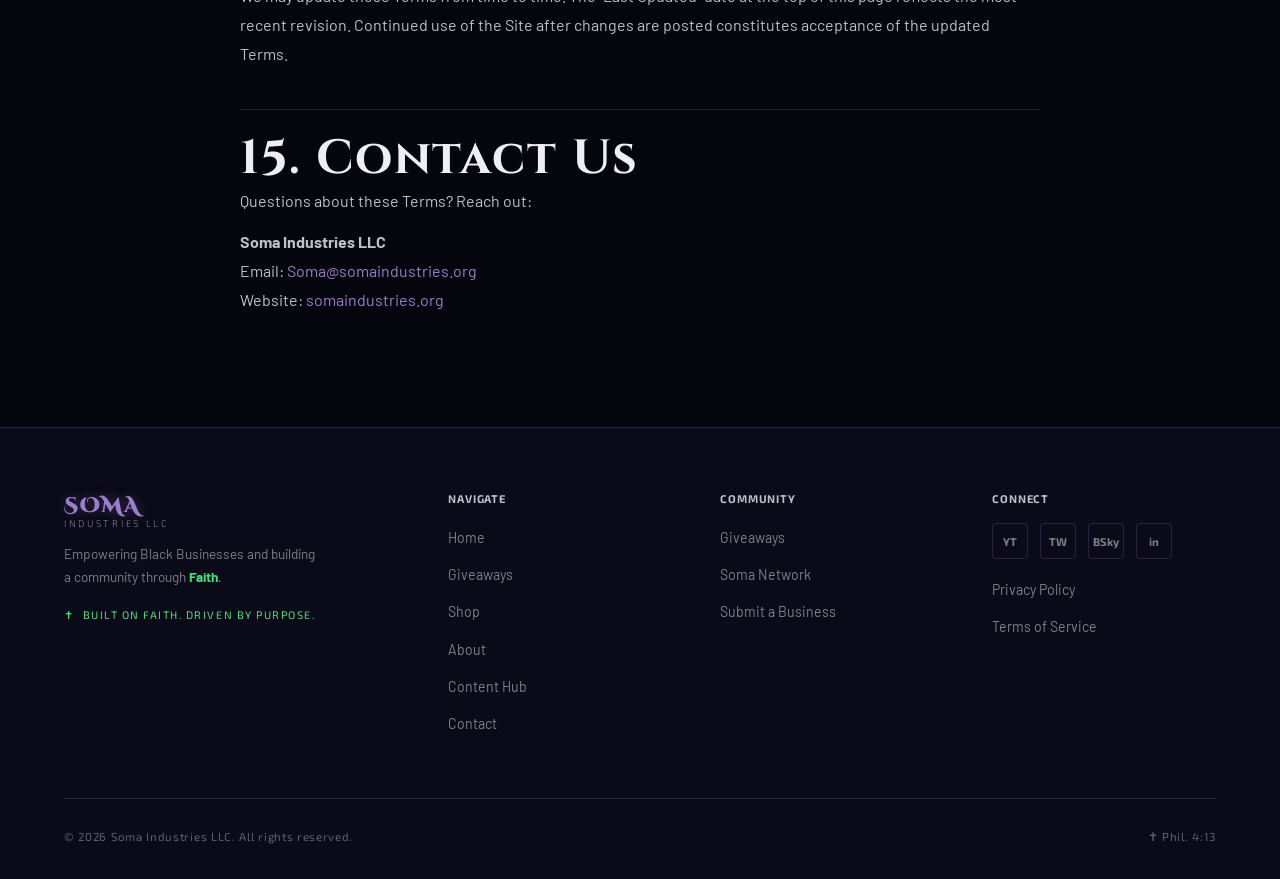
<file: terms.html>
<!DOCTYPE html>
<html lang="en">
<head>
  <meta charset="UTF-8" />
  <meta name="viewport" content="width=device-width, initial-scale=1.0" />
  <title>Terms of Service — Soma Industries LLC</title>
  <meta name="description" content="Terms of service for Soma Industries LLC — the rules and agreements for using our website and services." />
  <!-- Open Graph (Facebook, LinkedIn, Discord, iMessage) -->
  <meta property="og:type" content="website" />
  <meta property="og:site_name" content="Soma Industries LLC" />
  <meta property="og:title" content="Terms of Service — Soma Industries LLC" />
  <meta property="og:description" content="The terms governing your use of Soma Industries LLC website and services." />
  <meta property="og:url" content="https://somaindustries.org/terms.html" />
  <meta property="og:image" content="https://somaindustries.org/assets/images/og-image.png" />
  <meta property="og:image:width" content="1200" />
  <meta property="og:image:height" content="630" />
  <meta property="og:image:alt" content="Soma Industries LLC — Built on Faith. Driven by Purpose." />

  <!-- Twitter / X / Bluesky cards -->
  <meta name="twitter:card" content="summary_large_image" />
  <meta name="twitter:title" content="Terms of Service — Soma Industries LLC" />
  <meta name="twitter:description" content="The terms governing your use of Soma Industries LLC website and services." />
  <meta name="twitter:image" content="https://somaindustries.org/assets/images/og-image.png" />

  <!-- Theme color for mobile browser chrome -->
  <meta name="theme-color" content="#7B5EA7" />

  <link rel="stylesheet" href="styles.css" />
  <style>
    .legal-content { max-width: 800px; margin: 0 auto; }
    .legal-content h2 {
      margin-top: 40px;
      padding-top: 20px;
      border-top: 1px solid var(--border-p);
    }
    .legal-content h2:first-of-type {
      border-top: none;
      padding-top: 0;
    }
    .legal-content h3 { margin-top: 24px; color: var(--white); }
    .legal-content p, .legal-content li {
      color: var(--silver);
      line-height: 1.8;
      margin-bottom: 12px;
    }
    .legal-content ul {
      margin-left: 20px;
      margin-bottom: 16px;
    }
    .legal-content li {
      list-style: disc;
      margin-left: 20px;
    }
    .last-updated {
      font-family: var(--font-ui);
      font-size: 0.78rem;
      letter-spacing: 0.1em;
      color: var(--green);
      text-transform: uppercase;
      margin-bottom: 8px;
    }
  </style>
</head>
<body>

  <nav class="site-nav" id="nav">
    <div class="nav-inner">
      <a href="index.html" class="nav-logo">
        <span class="logo-soma">SOMA</span>
        <span class="logo-industries">Industries LLC</span>
      </a>
      <button class="nav-toggle" id="navToggle" aria-label="Toggle navigation">
        <span></span><span></span><span></span>
      </button>
      <ul class="nav-links" id="navLinks">
        <li><a href="index.html">Home</a></li>
        <li><a href="giveaways.html">Giveaways</a></li>
        <li><a href="shop.html">Shop</a></li>
        <li><a href="about.html">About</a></li>
        <li><a href="content.html">Content</a></li>
        <li><a href="contact.html" class="nav-cta">Contact</a></li>
      </ul>
    </div>
  </nav>

  <section class="page-hero section-sm">
    <div class="hex-bg"></div>
    <div class="container page-hero-content">
      <div class="last-updated">Last Updated: May 2026</div>
      <h1>Terms of <span class="glow-green">Service</span></h1>
      <div class="divider"></div>
      <p style="max-width:600px;">
        These terms govern your use of the Soma Industries LLC website and services. 
        By using our site, you agree to these terms.
      </p>
    </div>
  </section>

  <section class="section" style="background:var(--bg-0); padding-top:40px;">
    <div class="container">
      <div class="legal-content">

        <h2>1. Agreement to Terms</h2>
        <p>By accessing or using somaindustries.org (the "Site") or engaging Soma Industries LLC (the "Company," "we," "us") for services, you agree to be bound by these Terms of Service. If you do not agree, please do not use the Site or our services.</p>

        <h2>2. About Our Services</h2>
        <p>Soma Industries LLC provides web design, brand identity, and creative services. Specific terms for individual client projects are governed by separate written agreements (project contracts) entered into between the Company and each client.</p>
        <p>These Terms apply to general use of the Site, including:</p>
        <ul>
          <li>Browsing the website</li>
          <li>Submitting contact forms or inquiries</li>
          <li>Entering giveaways</li>
          <li>Engaging with content (blog posts, downloads, etc.)</li>
          <li>Subscribing to the Soma Network</li>
        </ul>

        <h2>3. Use of the Site</h2>
        <p>You may use this Site only for lawful purposes. You agree NOT to:</p>
        <ul>
          <li>Use the Site in any way that violates applicable laws or regulations</li>
          <li>Attempt to gain unauthorized access to the Site, our servers, or any related systems</li>
          <li>Use automated systems (bots, scrapers, etc.) to access the Site without our written permission</li>
          <li>Reproduce, duplicate, copy, sell, or exploit any portion of the Site for commercial purposes without our express written consent</li>
          <li>Submit false or misleading information through any form on the Site</li>
          <li>Interfere with or disrupt the Site or its servers</li>
          <li>Upload or transmit malicious code, viruses, or harmful content</li>
        </ul>

        <h2>4. Intellectual Property</h2>
        
        <h3>Our Content</h3>
        <p>All content on this Site — including text, graphics, logos, images, and the Soma Industries name — is the property of Soma Industries LLC or its licensors and is protected by copyright, trademark, and other intellectual property laws.</p>

        <h3>Your Content</h3>
        <p>If you submit content to the Site (fan art submissions, business listings for the resource page, testimonials, etc.), you retain ownership of that content. By submitting, however, you grant Soma Industries LLC a non-exclusive, worldwide, royalty-free license to use, display, and promote that content in connection with the Site, our services, and our marketing materials.</p>

        <p>You represent that any content you submit is your original work or that you have all necessary rights and permissions to submit it.</p>

        <h2>5. Giveaways</h2>
        <p>Giveaways hosted on Soma Industries are subject to additional rules posted with each giveaway. Generally:</p>
        <ul>
          <li>Giveaways are governed by the rules displayed at gleam.io for each campaign</li>
          <li>Participants must meet eligibility requirements (age, location, etc.) as stated</li>
          <li>Winners are selected randomly from valid entries</li>
          <li>Soma Industries reserves the right to disqualify entries it believes are fraudulent or in violation of giveaway rules</li>
          <li>No purchase necessary to enter or win</li>
        </ul>

        <h2>6. Soma Network Membership</h2>
        <p>The Soma Network is a paid subscription service with its own membership terms. By subscribing, you agree to:</p>
        <ul>
          <li>Pay the monthly subscription fee for your tier</li>
          <li>Use included services (hours, perks) within the subscription period</li>
          <li>Provide 30 days notice for cancellations</li>
          <li>Honor the Network's community guidelines and code of conduct</li>
        </ul>
        <p>Detailed membership terms are provided to all members upon subscription.</p>

        <h2>7. Payments</h2>
        <p>For project work and Network memberships, payment terms are governed by the relevant project contract or membership agreement. Generally:</p>
        <ul>
          <li>Project work requires a 50% deposit before work begins</li>
          <li>Final balance is due upon project completion before site launch</li>
          <li>Network memberships are billed monthly via Ko-fi or Stripe</li>
          <li>All payments are non-refundable unless otherwise specified in the relevant agreement</li>
        </ul>

        <h2>8. Third-Party Services</h2>
        <p>This Site uses third-party services (Cloudflare for hosting, Formspree for forms, Gleam.io for giveaways, Ko-fi for donations and memberships, etc.). Your use of those services is also governed by their own terms and policies.</p>
        <p>Soma Industries is not responsible for the actions, content, or privacy practices of third-party services.</p>

        <h2>9. Disclaimers</h2>
        <p>The Site and its contents are provided "as is" and "as available" without warranties of any kind, express or implied. We do not warrant that:</p>
        <ul>
          <li>The Site will be uninterrupted, secure, or error-free</li>
          <li>Defects will be corrected</li>
          <li>The Site or its servers are free of viruses or harmful components</li>
          <li>The information on the Site is accurate, complete, or current</li>
        </ul>
        <p>Use of the Site is at your own risk.</p>

        <h2>10. Limitation of Liability</h2>
        <p>To the fullest extent permitted by law, Soma Industries LLC shall not be liable for any indirect, incidental, special, consequential, or punitive damages — including loss of profits, data, or business opportunities — arising from your use of or inability to use the Site or services.</p>
        <p>Our total liability to you for any claim arising under these Terms or your use of the Site shall not exceed the amount you have paid us in the past 12 months, if any.</p>

        <h2>11. Indemnification</h2>
        <p>You agree to defend, indemnify, and hold harmless Soma Industries LLC and its founders, employees, and contractors from any claims, damages, or expenses (including reasonable attorneys' fees) arising from your use of the Site, your violation of these Terms, or your violation of any rights of another party.</p>

        <h2>12. Termination</h2>
        <p>We reserve the right to terminate or suspend access to the Site immediately, without prior notice, for any reason — including breach of these Terms. Upon termination, your right to use the Site will cease.</p>

        <h2>13. Governing Law</h2>
        <p>These Terms are governed by the laws of the State of North Carolina, United States, without regard to conflict of law principles. Any legal action arising from these Terms shall be brought in the state or federal courts located in North Carolina.</p>

        <h2>14. Changes to These Terms</h2>
        <p>We may update these Terms from time to time. The "Last Updated" date at the top of this page reflects the most recent revision. Continued use of the Site after changes are posted constitutes acceptance of the updated Terms.</p>

        <h2>15. Contact Us</h2>
        <p>Questions about these Terms? Reach out:</p>
        <p>
          <strong>Soma Industries LLC</strong><br>
          Email: <a href="mailto:Soma@somaindustries.org" style="color:var(--purple-light);">Soma@somaindustries.org</a><br>
          Website: <a href="index.html" style="color:var(--purple-light);">somaindustries.org</a>
        </p>

      </div>
    </div>
  </section>

  <footer class="site-footer">
    <div class="container">
      <div class="footer-grid">
        <div class="footer-brand">
          <a href="index.html" class="nav-logo" style="display:inline-flex;">
            <span class="logo-soma">SOMA</span>
            <span class="logo-industries">Industries LLC</span>
          </a>
          <p>Empowering Black Businesses and building a community through <strong style="color:var(--green);">Faith</strong>. </p>
          <div class="footer-faith">Built on Faith. Driven by Purpose.</div>
        </div>
        <div class="footer-col">
          <h4>Navigate</h4>
          <ul>
            <li><a href="index.html">Home</a></li>
            <li><a href="giveaways.html">Giveaways</a></li>
            <li><a href="shop.html">Shop</a></li>
                <li><a href="about.html">About</a></li>
            <li><a href="content.html">Content Hub</a></li>
            <li><a href="contact.html">Contact</a></li>
          </ul>
        </div>
        <div class="footer-col">
          <h4>Community</h4>
          <ul>
            <li><a href="giveaways.html">Giveaways</a></li>
            <li><a href="network.html">Soma Network</a></li>
            <li><a href="contact.html">Submit a Business</a></li>
          </ul>
        </div>
        <div class="footer-col">
          <h4>Connect</h4>
          <div class="footer-socials">
            <a href="https://www.youtube.com/@HailKingSoma" target="_blank" rel="noopener" class="social-btn" title="YouTube">YT</a>
            <a href="https://www.twitch.tv/hailkingsoma" target="_blank" rel="noopener" class="social-btn" title="Twitch">TW</a>
            <a href="https://bsky.app/profile/somacorp.co" target="_blank" rel="noopener" class="social-btn" title="Bluesky">BSky</a>
            <a href="https://www.linkedin.com/in/jarr201/" target="_blank" rel="noopener" class="social-btn" title="LinkedIn">in</a>
          </div>
          <ul style="margin-top:16px;">
            <li><a href="privacy.html">Privacy Policy</a></li>
            <li><a href="terms.html">Terms of Service</a></li>
          </ul>
        </div>
      </div>
      <div class="footer-bottom">
        <span>© 2026 Soma Industries LLC. All rights reserved.</span>
        <span style="color:var(--muted);">✝ Phil. 4:13</span>
      </div>
    </div>
  </footer>

  <script src="nav.js"></script>
</body>
</html>
</file>
<file: styles.css>
@import url('https://fonts.googleapis.com/css2?family=Cinzel+Decorative:wght@400;700;900&family=Cinzel:wght@400;600;700&family=Barlow:ital,wght@0,300;0,400;0,500;0,600;1,400&family=Exo+2:wght@300;400;500;600;700&display=swap');

/* ============================================================
   ROOT VARIABLES
   ============================================================ */
:root {
  --bg-0:       #05050E;
  --bg-1:       #0A0A18;
  --bg-2:       #10101F;
  --bg-card:    #131324;
  --bg-hover:   #1A1A2E;

  --purple:        #7B5EA7;
  --purple-light:  #9B7EC8;
  --purple-dark:   #4A3570;
  --purple-faint:  rgba(123, 94, 167, 0.12);
  --purple-glow:   rgba(123, 94, 167, 0.5);

  --green:         #4ADE80;
  --green-bright:  #78FFB0;
  --green-dim:     #2A9050;
  --green-faint:   rgba(74, 222, 128, 0.1);
  --green-glow:    rgba(74, 222, 128, 0.45);

  --silver:     #C0C0CC;
  --silver-dim: #80808A;
  --white:      #EEEEF5;
  --muted:      #606075;
  --border-p:   rgba(123, 94, 167, 0.3);
  --border-g:   rgba(74, 222, 128, 0.3);

  --font-display: 'Cinzel Decorative', serif;
  --font-heading: 'Cinzel', serif;
  --font-ui:      'Exo 2', sans-serif;
  --font-body:    'Barlow', sans-serif;

  --nav-h: 70px;
  --max-w: 1200px;
  --ease: cubic-bezier(0.4, 0, 0.2, 1);
}

/* ============================================================
   RESET
   ============================================================ */
*, *::before, *::after { box-sizing: border-box; margin: 0; padding: 0; }
html, body {
  max-width: 100%;
  overflow-x: hidden;
}
html { scroll-behavior: smooth; }
body {
  background: var(--bg-0);
  color: var(--white);
  font-family: var(--font-body);
  font-size: 16px;
  line-height: 1.7;
  overflow-x: hidden;
  width: 100%;
}
/* Prevent any element from blowing out the viewport */
img, video, iframe, svg, canvas {
  max-width: 100%;
}
a { color: inherit; text-decoration: none; }
ul { list-style: none; }
img { display: block; }
button { cursor: pointer; border: none; background: none; font: inherit; }

/* ============================================================
   TYPOGRAPHY
   ============================================================ */
.display {
  font-family: var(--font-display);
  font-weight: 900;
  line-height: 1.0;
  letter-spacing: 0.04em;
}
h1, h2, h3, h4 { font-family: var(--font-heading); font-weight: 700; line-height: 1.2; }
h1 { font-size: clamp(2.8rem, 7vw, 6rem); letter-spacing: 0.06em; }
h2 { font-size: clamp(1.8rem, 4vw, 3rem); letter-spacing: 0.04em; }
h3 { font-size: clamp(1.2rem, 2.5vw, 1.6rem); letter-spacing: 0.02em; }
h4 { font-family: var(--font-ui); font-size: 1rem; letter-spacing: 0.08em; text-transform: uppercase; }
p  { font-family: var(--font-body); font-weight: 400; color: var(--silver); }

.glow-green {
  color: var(--green);
  text-shadow: 0 0 8px var(--green), 0 0 20px var(--green-glow), 0 0 40px rgba(74,222,128,0.25);
}
.glow-purple {
  color: var(--purple-light);
  text-shadow: 0 0 10px var(--purple-glow), 0 0 25px rgba(123,94,167,0.3);
}
.text-silver { color: var(--silver); }
.text-muted  { color: var(--muted); }

/* ============================================================
   LAYOUT UTILITIES
   ============================================================ */
.container { max-width: var(--max-w); margin: 0 auto; padding: 0 24px; width: 100%; }
.section    { padding: 100px 0; max-width: 100vw; overflow-x: hidden; }
.section-sm { padding: 60px 0; max-width: 100vw; overflow-x: hidden; }

.section-label {
  font-family: var(--font-ui);
  font-size: 0.72rem;
  font-weight: 600;
  letter-spacing: 0.22em;
  text-transform: uppercase;
  color: var(--green);
  margin-bottom: 14px;
  display: flex;
  align-items: center;
  gap: 10px;
}
.section-label::before {
  content: '';
  display: inline-block;
  width: 28px; height: 1px;
  background: var(--green);
  box-shadow: 0 0 6px var(--green-glow);
}

.divider {
  width: 60px; height: 2px;
  background: linear-gradient(90deg, var(--purple), var(--green));
  margin: 20px 0 32px;
  border-radius: 2px;
  box-shadow: 0 0 10px var(--green-glow);
}

/* ============================================================
   BUTTONS
   ============================================================ */
.btn {
  display: inline-flex;
  align-items: center;
  gap: 8px;
  padding: 14px 32px;
  font-family: var(--font-ui);
  font-size: 0.85rem;
  font-weight: 600;
  letter-spacing: 0.12em;
  text-transform: uppercase;
  border-radius: 3px;
  transition: all 0.3s var(--ease);
  position: relative;
  overflow: hidden;
}
.btn::before {
  content: '';
  position: absolute; inset: 0;
  background: rgba(255,255,255,0.05);
  transform: translateX(-100%);
  transition: transform 0.4s var(--ease);
}
.btn:hover::before { transform: translateX(0); }

.btn-primary {
  background: var(--purple);
  color: var(--white);
  border: 1px solid var(--purple-light);
  box-shadow: 0 0 20px var(--purple-glow), inset 0 1px 0 rgba(255,255,255,0.1);
}
.btn-primary:hover {
  background: var(--purple-light);
  box-shadow: 0 0 35px var(--purple-glow), 0 4px 20px rgba(123,94,167,0.4);
  transform: translateY(-1px);
}

.btn-green {
  background: transparent;
  color: var(--green);
  border: 1px solid var(--green);
  box-shadow: 0 0 15px var(--green-faint), inset 0 0 15px var(--green-faint);
}
.btn-green:hover {
  background: var(--green-faint);
  box-shadow: 0 0 30px var(--green-glow), 0 4px 20px rgba(74,222,128,0.3);
  color: var(--green-bright);
  transform: translateY(-1px);
}

.btn-ghost {
  background: transparent;
  color: var(--silver);
  border: 1px solid var(--border-p);
}
.btn-ghost:hover {
  border-color: var(--purple-light);
  color: var(--white);
  box-shadow: 0 0 20px var(--purple-faint);
}

/* ============================================================
   NAVIGATION
   ============================================================ */
.site-nav {
  position: fixed;
  top: 0; left: 0; right: 0;
  z-index: 1000;
  height: var(--nav-h);
  background: rgba(5, 5, 14, 0.85);
  backdrop-filter: blur(16px);
  -webkit-backdrop-filter: blur(16px);
  border-bottom: 1px solid var(--border-p);
  transition: all 0.3s var(--ease);
}
.site-nav.scrolled {
  background: rgba(5, 5, 14, 0.97);
  box-shadow: 0 4px 30px rgba(0,0,0,0.5);
}
.nav-inner {
  max-width: var(--max-w);
  margin: 0 auto;
  padding: 0 24px;
  height: 100%;
  display: flex;
  align-items: center;
  justify-content: space-between;
}
.nav-logo {
  display: flex;
  flex-direction: column;
  line-height: 1.1;
}
.logo-soma {
  font-family: var(--font-display);
  font-size: 1.15rem;
  font-weight: 900;
  color: var(--purple-light);
  letter-spacing: 0.08em;
  text-shadow: 0 0 12px var(--purple-glow);
}
.logo-industries {
  font-family: var(--font-ui);
  font-size: 0.52rem;
  font-weight: 300;
  letter-spacing: 0.28em;
  text-transform: uppercase;
  color: var(--silver-dim);
}
.nav-links {
  display: flex;
  align-items: center;
  gap: 8px;
}
.nav-links a {
  font-family: var(--font-ui);
  font-size: 0.78rem;
  font-weight: 500;
  letter-spacing: 0.12em;
  text-transform: uppercase;
  color: var(--silver-dim);
  padding: 8px 14px;
  border-radius: 3px;
  transition: all 0.25s var(--ease);
  position: relative;
}
.nav-links a::after {
  content: '';
  position: absolute;
  bottom: 4px; left: 14px; right: 14px;
  height: 1px;
  background: var(--green);
  box-shadow: 0 0 6px var(--green);
  transform: scaleX(0);
  transition: transform 0.25s var(--ease);
}
.nav-links a:hover, .nav-links a.active {
  color: var(--white);
}
.nav-links a:hover::after, .nav-links a.active::after {
  transform: scaleX(1);
}
.nav-links .nav-cta {
  background: var(--purple-faint);
  border: 1px solid var(--border-p);
  color: var(--purple-light);
  margin-left: 8px;
}
.nav-links .nav-cta:hover {
  background: var(--purple);
  color: var(--white);
  border-color: var(--purple-light);
  box-shadow: 0 0 20px var(--purple-glow);
}
.nav-links .nav-cta::after { display: none; }

.nav-toggle {
  display: none;
  flex-direction: column;
  gap: 5px;
  padding: 8px;
}
.nav-toggle span {
  display: block;
  width: 24px; height: 2px;
  background: var(--silver);
  border-radius: 2px;
  transition: all 0.3s var(--ease);
}

/* ============================================================
   BACKGROUND PATTERNS
   ============================================================ */
.hex-bg {
  position: absolute;
  inset: 0;
  background-image:
    radial-gradient(ellipse 60% 50% at 50% 0%, rgba(123,94,167,0.15) 0%, transparent 70%),
    radial-gradient(ellipse 40% 30% at 80% 60%, rgba(74,222,128,0.08) 0%, transparent 60%);
  pointer-events: none;
}
.grid-bg {
  position: absolute;
  inset: 0;
  background-image:
    linear-gradient(rgba(123,94,167,0.07) 1px, transparent 1px),
    linear-gradient(90deg, rgba(123,94,167,0.07) 1px, transparent 1px);
  background-size: 60px 60px;
  pointer-events: none;
}

/* ============================================================
   HERO
   ============================================================ */
.hero {
  position: relative;
  min-height: 100vh;
  display: flex;
  align-items: center;
  overflow: hidden;
  padding-top: var(--nav-h);
}
.hero-orb {
  position: absolute;
  border-radius: 50%;
  filter: blur(80px);
  pointer-events: none;
  animation: orb-drift 8s ease-in-out infinite alternate;
}
.hero-orb-1 {
  width: 600px; height: 600px;
  background: radial-gradient(circle, rgba(123,94,167,0.25) 0%, transparent 70%);
  top: -200px; left: -100px;
  animation-delay: 0s;
}
.hero-orb-2 {
  width: 400px; height: 400px;
  background: radial-gradient(circle, rgba(74,222,128,0.2) 0%, transparent 70%);
  bottom: -100px; right: -50px;
  animation-delay: -4s;
}
@keyframes orb-drift {
  0%   { transform: translate(0, 0) scale(1); }
  100% { transform: translate(40px, -30px) scale(1.08); }
}

.hero-content {
  position: relative;
  z-index: 2;
  max-width: 800px;
  padding: 60px 0;
}
.hero-eyebrow {
  display: inline-flex;
  align-items: center;
  gap: 10px;
  font-family: var(--font-ui);
  font-size: 0.72rem;
  font-weight: 500;
  letter-spacing: 0.22em;
  text-transform: uppercase;
  color: var(--green);
  margin-bottom: 20px;
  opacity: 0;
  animation: fade-up 0.8s 0.3s var(--ease) forwards;
}
.hero-eyebrow::before {
  content: '✝';
  font-size: 0.7rem;
  opacity: 0.8;
}
.hero-title {
  opacity: 0;
  animation: fade-up 0.9s 0.5s var(--ease) forwards;
}
.hero-title .line-1 {
  display: block;
  color: var(--white);
}
.hero-title .line-2 {
  display: block;
  color: var(--purple-light);
  text-shadow: 0 0 20px var(--purple-glow), 0 0 40px rgba(123,94,167,0.3);
}
.hero-title .line-3 {
  display: block;
  font-family: var(--font-ui);
  font-size: clamp(0.9rem, 2vw, 1.1rem);
  font-weight: 300;
  letter-spacing: 0.35em;
  text-transform: uppercase;
  color: var(--silver-dim);
  margin-top: 10px;
}
.hero-desc {
  max-width: 560px;
  margin-top: 28px;
  font-size: 1.05rem;
  color: var(--silver);
  opacity: 0;
  animation: fade-up 0.8s 0.7s var(--ease) forwards;
}
.hero-ctas {
  display: flex;
  flex-wrap: wrap;
  gap: 16px;
  margin-top: 40px;
  opacity: 0;
  animation: fade-up 0.8s 0.9s var(--ease) forwards;
}
.hero-scroll {
  position: absolute;
  bottom: 36px; left: 50%;
  transform: translateX(-50%);
  z-index: 2;
  display: flex;
  flex-direction: column;
  align-items: center;
  gap: 8px;
  font-family: var(--font-ui);
  font-size: 0.65rem;
  letter-spacing: 0.2em;
  text-transform: uppercase;
  color: var(--muted);
  animation: fade-in 1s 1.5s var(--ease) forwards;
  opacity: 0;
}
.hero-scroll-line {
  width: 1px; height: 40px;
  background: linear-gradient(to bottom, var(--purple), transparent);
  animation: scroll-pulse 2s ease-in-out infinite;
}
@keyframes scroll-pulse {
  0%, 100% { opacity: 0.4; transform: scaleY(1); }
  50% { opacity: 1; transform: scaleY(1.1); }
}

/* ============================================================
   MISSION
   ============================================================ */
.mission {
  background: var(--bg-1);
  position: relative;
  overflow: hidden;
}
.mission::before {
  content: '';
  position: absolute;
  top: 0; left: 0; right: 0;
  height: 1px;
  background: linear-gradient(90deg, transparent, var(--purple), var(--green), transparent);
}
.mission-inner {
  display: grid;
  grid-template-columns: 1fr 1fr;
  gap: 80px;
  align-items: center;
}
.mission-quote {
  font-family: var(--font-heading);
  font-size: clamp(1.1rem, 2.5vw, 1.5rem);
  font-weight: 400;
  font-style: italic;
  color: var(--silver);
  line-height: 1.7;
  position: relative;
  padding-left: 28px;
}
.mission-quote::before {
  content: '';
  position: absolute;
  left: 0; top: 8px; bottom: 8px;
  width: 3px;
  background: linear-gradient(to bottom, var(--purple), var(--green));
  border-radius: 2px;
  box-shadow: 0 0 12px var(--green-glow);
}
.mission-quote cite {
  display: block;
  font-family: var(--font-ui);
  font-size: 0.72rem;
  letter-spacing: 0.15em;
  font-style: normal;
  color: var(--green);
  margin-top: 14px;
}
.mission-text h2 { color: var(--white); margin-bottom: 16px; }
.mission-text p  { margin-bottom: 14px; }
.pillars {
  display: flex;
  flex-wrap: wrap;
  gap: 10px;
  margin-top: 24px;
}
.pillar-tag {
  display: inline-flex;
  align-items: center;
  gap: 6px;
  padding: 6px 14px;
  font-family: var(--font-ui);
  font-size: 0.72rem;
  font-weight: 600;
  letter-spacing: 0.1em;
  text-transform: uppercase;
  border-radius: 3px;
  border: 1px solid var(--border-p);
  background: var(--purple-faint);
  color: var(--purple-light);
}

/* ============================================================
   SERVICES OVERVIEW (HOME)
   ============================================================ */
.services-overview { background: var(--bg-0); }
.services-overview .section-header {
  display: flex;
  justify-content: space-between;
  align-items: flex-end;
  margin-bottom: 52px;
}
.services-grid {
  display: grid;
  grid-template-columns: repeat(3, 1fr);
  gap: 24px;
}
.service-card {
  background: var(--bg-card);
  border: 1px solid var(--border-p);
  border-radius: 6px;
  padding: 36px 28px;
  transition: all 0.35s var(--ease);
  position: relative;
  overflow: hidden;
}
.service-card::before {
  content: '';
  position: absolute;
  top: 0; left: 0; right: 0;
  height: 2px;
  background: linear-gradient(90deg, var(--purple), var(--green));
  transform: scaleX(0);
  transform-origin: left;
  transition: transform 0.4s var(--ease);
}
.service-card:hover {
  background: var(--bg-hover);
  border-color: var(--purple-light);
  transform: translateY(-4px);
  box-shadow: 0 8px 40px rgba(123,94,167,0.2);
}
.service-card:hover::before { transform: scaleX(1); }
.service-icon {
  font-size: 2rem;
  margin-bottom: 18px;
  display: block;
}
.service-card h3 { color: var(--white); margin-bottom: 10px; }
.service-card p  { font-size: 0.9rem; color: var(--silver-dim); }
.service-link {
  display: inline-flex;
  align-items: center;
  gap: 6px;
  font-family: var(--font-ui);
  font-size: 0.75rem;
  font-weight: 600;
  letter-spacing: 0.1em;
  text-transform: uppercase;
  color: var(--green);
  margin-top: 22px;
  transition: gap 0.2s var(--ease);
}
.service-link:hover { gap: 10px; }

/* ============================================================
   STRONG STEWARDS (HOME SECTION)
   ============================================================ */
.strong-stewards {
  background: var(--bg-1);
  position: relative;
  overflow: hidden;
}
.strong-stewards::before {
  content: '';
  position: absolute;
  top: 0; left: 0; right: 0;
  height: 1px;
  background: linear-gradient(90deg, transparent, var(--green), transparent);
}
.ss-orb {
  position: absolute;
  width: 500px; height: 500px;
  background: radial-gradient(circle, rgba(74,222,128,0.1) 0%, transparent 65%);
  top: -100px; right: -100px;
  border-radius: 50%;
  pointer-events: none;
}
.ss-inner {
  display: grid;
  grid-template-columns: 1fr 1fr;
  gap: 80px;
  align-items: center;
  position: relative;
  z-index: 1;
}
.ss-label { color: var(--green); }
.ss-text h2 { color: var(--white); margin-bottom: 16px; }
.ss-text h2 span { color: var(--green); }
.ss-text p { margin-bottom: 20px; }
.ss-badge {
  display: inline-flex;
  align-items: center;
  gap: 8px;
  padding: 6px 16px;
  font-family: var(--font-ui);
  font-size: 0.68rem;
  font-weight: 700;
  letter-spacing: 0.18em;
  text-transform: uppercase;
  border-radius: 20px;
  border: 1px solid var(--green);
  color: var(--green);
  background: var(--green-faint);
  box-shadow: 0 0 12px var(--green-faint);
  margin-bottom: 20px;
}
.ss-badge::before { content: '●'; font-size: 0.4rem; animation: blink 1.5s ease-in-out infinite; }
@keyframes blink { 0%, 100% { opacity: 1; } 50% { opacity: 0.3; } }
.ss-features {
  display: flex;
  flex-wrap: wrap;
  gap: 10px;
  margin-top: 24px;
}
.ss-feature {
  display: inline-flex;
  align-items: center;
  gap: 7px;
  padding: 8px 16px;
  font-family: var(--font-ui);
  font-size: 0.75rem;
  font-weight: 500;
  letter-spacing: 0.06em;
  border-radius: 4px;
  border: 1px solid var(--border-g);
  background: var(--green-faint);
  color: var(--silver);
  transition: all 0.25s var(--ease);
}
.ss-feature:hover {
  border-color: var(--green);
  color: var(--green);
  box-shadow: 0 0 12px var(--green-faint);
}
.ss-feature-icon { color: var(--green); font-size: 0.85rem; }

.ss-visual {
  display: flex;
  justify-content: center;
  align-items: center;
}
.ss-phone {
  width: 240px; height: 480px;
  border: 3px solid var(--green);
  border-radius: 36px;
  background: var(--bg-card);
  position: relative;
  box-shadow: 0 0 30px var(--green-glow), 0 0 60px rgba(74,222,128,0.15), inset 0 0 30px rgba(74,222,128,0.05);
  display: flex;
  flex-direction: column;
  align-items: center;
  justify-content: center;
  gap: 12px;
  animation: phone-float 4s ease-in-out infinite;
  overflow: hidden;
}
@keyframes phone-float {
  0%, 100% { transform: translateY(0); }
  50% { transform: translateY(-12px); }
}

/* ============================================================
   CONTENT PREVIEW (HOME)
   ============================================================ */
.content-preview { background: var(--bg-0); }
.content-preview-grid {
  display: grid;
  grid-template-columns: repeat(3, 1fr);
  gap: 24px;
  margin-top: 48px;
}
.content-card {
  background: var(--bg-card);
  border: 1px solid var(--border-p);
  border-radius: 6px;
  overflow: hidden;
  transition: all 0.35s var(--ease);
}
.content-card:hover {
  transform: translateY(-4px);
  box-shadow: 0 8px 40px rgba(123,94,167,0.2);
  border-color: var(--purple-light);
}
.content-thumb {
  height: 140px;
  display: flex;
  align-items: center;
  justify-content: center;
  font-size: 2.5rem;
  position: relative;
}
.content-thumb-yt  { background: linear-gradient(135deg, #1a0a0a, #2d0a0a); }
.content-thumb-tw  { background: linear-gradient(135deg, #0a0a1d, #0a0a30); }
.content-thumb-sm  { background: linear-gradient(135deg, #0d0a14, #140a1a); }
.content-card-body { padding: 20px 22px; }
.content-card-body h4 { color: var(--white); margin-bottom: 6px; }
.content-card-body p  { font-size: 0.85rem; color: var(--silver-dim); }
.content-platform-tag {
  display: inline-block;
  font-family: var(--font-ui);
  font-size: 0.65rem;
  font-weight: 700;
  letter-spacing: 0.12em;
  text-transform: uppercase;
  padding: 3px 10px;
  border-radius: 2px;
  margin-bottom: 8px;
}
.tag-yt   { background: rgba(255,0,0,0.15); color: #FF4444; border: 1px solid rgba(255,0,0,0.2); }
.tag-tw   { background: rgba(100,65,165,0.2); color: #9B7EC8; border: 1px solid rgba(100,65,165,0.3); }
.tag-sm   { background: var(--green-faint); color: var(--green); border: 1px solid var(--border-g); }

/* ============================================================
   HOME - CONTACT CTA STRIP
   ============================================================ */
.cta-strip {
  background: var(--bg-1);
  padding: 80px 0;
  position: relative;
  overflow: hidden;
  text-align: center;
}
.cta-strip::before {
  content: '';
  position: absolute; inset: 0;
  background: radial-gradient(ellipse 60% 100% at 50% 50%, rgba(123,94,167,0.12) 0%, transparent 70%);
}
.cta-strip h2 { position: relative; z-index: 1; margin-bottom: 14px; }
.cta-strip p  { position: relative; z-index: 1; margin-bottom: 32px; max-width: 500px; margin-left: auto; margin-right: auto; }
.cta-strip .btn { position: relative; z-index: 1; }

/* ============================================================
   FOOTER
   ============================================================ */
.site-footer {
  background: var(--bg-1);
  border-top: 1px solid var(--border-p);
  padding: 64px 0 32px;
}
.footer-grid {
  display: grid;
  grid-template-columns: 1.5fr 1fr 1fr 1fr;
  gap: 48px;
  margin-bottom: 52px;
}
.footer-brand .logo-soma   { font-size: 1.3rem; }
.footer-brand .logo-industries { font-size: 0.6rem; }
.footer-brand p {
  font-size: 0.85rem;
  color: var(--silver-dim);
  margin-top: 14px;
  max-width: 260px;
}
.footer-faith {
  display: flex;
  align-items: center;
  gap: 8px;
  font-family: var(--font-ui);
  font-size: 0.68rem;
  letter-spacing: 0.14em;
  text-transform: uppercase;
  color: var(--green);
  margin-top: 18px;
}
.footer-faith::before { content: '✝'; }
.footer-col h4 { color: var(--silver); margin-bottom: 18px; font-size: 0.7rem; }
.footer-col ul li { margin-bottom: 10px; }
.footer-col ul a {
  font-size: 0.88rem;
  color: var(--silver-dim);
  transition: color 0.2s;
}
.footer-col ul a:hover { color: var(--green); }
.footer-socials {
  display: flex;
  gap: 12px;
  margin-top: 8px;
}
.social-btn {
  display: inline-flex;
  align-items: center;
  justify-content: center;
  width: 36px; height: 36px;
  border-radius: 4px;
  border: 1px solid var(--border-p);
  color: var(--silver-dim);
  font-size: 0.85rem;
  transition: all 0.25s var(--ease);
  font-family: var(--font-ui);
  font-size: 0.7rem;
  font-weight: 700;
}
.social-btn:hover {
  border-color: var(--green);
  color: var(--green);
  box-shadow: 0 0 12px var(--green-faint);
}
.footer-bottom {
  border-top: 1px solid var(--border-p);
  padding-top: 28px;
  display: flex;
  justify-content: space-between;
  align-items: center;
  font-family: var(--font-ui);
  font-size: 0.72rem;
  color: var(--muted);
  letter-spacing: 0.06em;
}

/* ============================================================
   PAGE HERO (inner pages)
   ============================================================ */
.page-hero {
  padding: calc(var(--nav-h) + 80px) 0 80px;
  position: relative;
  overflow: hidden;
  max-width: 100%;
}
.page-hero .hex-bg { opacity: 0.7; }
.page-hero-content { position: relative; z-index: 1; }
.page-hero h1 { font-size: clamp(2rem, 5vw, 3.5rem); }

/* ============================================================
   SERVICES PAGE
   ============================================================ */
.packages-grid {
  display: grid;
  grid-template-columns: repeat(3, 1fr);
  gap: 24px;
  margin-bottom: 60px;
}
.package-card {
  background: var(--bg-card);
  border: 1px solid var(--border-p);
  border-radius: 6px;
  padding: 36px 28px;
  display: flex;
  flex-direction: column;
  transition: all 0.35s var(--ease);
}
.package-card.featured {
  border-color: var(--purple-light);
  background: linear-gradient(145deg, var(--bg-card), rgba(123,94,167,0.08));
  box-shadow: 0 0 30px rgba(123,94,167,0.15);
}
.package-card:hover {
  transform: translateY(-4px);
  box-shadow: 0 8px 40px rgba(123,94,167,0.2);
}
.package-badge {
  font-family: var(--font-ui);
  font-size: 0.65rem;
  font-weight: 700;
  letter-spacing: 0.14em;
  text-transform: uppercase;
  color: var(--green);
  background: var(--green-faint);
  border: 1px solid var(--border-g);
  padding: 3px 10px;
  border-radius: 20px;
  display: inline-block;
  margin-bottom: 16px;
  align-self: flex-start;
}
.package-price {
  font-family: var(--font-heading);
  font-size: 2rem;
  color: var(--white);
  margin: 12px 0 6px;
}
.package-price span {
  font-size: 1rem;
  color: var(--silver-dim);
  font-family: var(--font-body);
}
.package-desc { font-size: 0.88rem; color: var(--silver-dim); margin-bottom: 24px; }
.package-features { flex: 1; margin-bottom: 28px; }
.package-features li {
  display: flex;
  align-items: flex-start;
  gap: 10px;
  font-size: 0.88rem;
  color: var(--silver);
  padding: 7px 0;
  border-bottom: 1px solid rgba(123,94,167,0.1);
}
.package-features li::before { content: '✓'; color: var(--green); font-weight: 700; flex-shrink: 0; }

.inquiry-section {
  background: var(--bg-2);
  border-radius: 10px;
  padding: 56px;
  border: 1px solid var(--border-p);
}
.inquiry-grid {
  display: grid;
  grid-template-columns: 1fr 1fr;
  gap: 60px;
  align-items: start;
}

/* ============================================================
   FORM STYLES
   ============================================================ */
.form-group { margin-bottom: 22px; }
.form-group label {
  display: block;
  font-family: var(--font-ui);
  font-size: 0.72rem;
  font-weight: 600;
  letter-spacing: 0.12em;
  text-transform: uppercase;
  color: var(--silver-dim);
  margin-bottom: 8px;
}
.form-group input,
.form-group select,
.form-group textarea {
  width: 100%;
  background: var(--bg-1);
  border: 1px solid var(--border-p);
  border-radius: 4px;
  padding: 12px 16px;
  font-family: var(--font-body);
  font-size: 0.95rem;
  color: var(--white);
  transition: border-color 0.25s, box-shadow 0.25s;
  outline: none;
}
.form-group input:focus,
.form-group select:focus,
.form-group textarea:focus {
  border-color: var(--purple-light);
  box-shadow: 0 0 16px var(--purple-faint);
}
.form-group select { appearance: none; cursor: pointer; }
.form-group textarea { resize: vertical; min-height: 130px; }
.form-row { display: grid; grid-template-columns: 1fr 1fr; gap: 20px; }

/* ============================================================
   PORTFOLIO PAGE
   ============================================================ */
.portfolio-filters {
  display: flex;
  gap: 10px;
  margin-bottom: 40px;
  flex-wrap: wrap;
}
.filter-btn {
  padding: 8px 20px;
  font-family: var(--font-ui);
  font-size: 0.75rem;
  font-weight: 600;
  letter-spacing: 0.1em;
  text-transform: uppercase;
  border-radius: 3px;
  border: 1px solid var(--border-p);
  color: var(--silver-dim);
  background: transparent;
  transition: all 0.25s;
}
.filter-btn.active, .filter-btn:hover {
  border-color: var(--purple-light);
  color: var(--white);
  background: var(--purple-faint);
}
.portfolio-grid {
  display: grid;
  grid-template-columns: repeat(3, 1fr);
  gap: 28px;
}
.portfolio-item {
  background: var(--bg-card);
  border: 1px solid var(--border-p);
  border-radius: 6px;
  overflow: hidden;
  transition: all 0.35s var(--ease);
}
.portfolio-item:hover {
  transform: translateY(-4px);
  border-color: var(--purple-light);
  box-shadow: 0 8px 40px rgba(123,94,167,0.2);
}
.portfolio-thumb {
  height: 200px;
  display: flex;
  align-items: center;
  justify-content: center;
  font-size: 3rem;
  position: relative;
  background: linear-gradient(135deg, var(--bg-2), var(--bg-hover));
  overflow: hidden;
}
.portfolio-thumb::after {
  content: '';
  position: absolute; inset: 0;
  background: radial-gradient(ellipse at center, rgba(123,94,167,0.15) 0%, transparent 70%);
}
.portfolio-body { padding: 22px; }
.portfolio-body h3 { font-size: 1rem; color: var(--white); margin-bottom: 6px; }
.portfolio-body p  { font-size: 0.83rem; color: var(--silver-dim); margin-bottom: 14px; }
.portfolio-tags { display: flex; flex-wrap: wrap; gap: 6px; }
.portfolio-tag {
  padding: 3px 10px;
  font-family: var(--font-ui);
  font-size: 0.65rem;
  font-weight: 600;
  letter-spacing: 0.1em;
  text-transform: uppercase;
  border-radius: 2px;
  background: var(--purple-faint);
  border: 1px solid var(--border-p);
  color: var(--purple-light);
}

/* ============================================================
   ABOUT PAGE
   ============================================================ */
.about-hero-grid {
  display: grid;
  grid-template-columns: 1fr 1fr;
  gap: 80px;
  align-items: center;
}
.about-visual {
  display: flex;
  align-items: center;
  justify-content: center;
}
.about-avatar {
  width: 300px; height: 300px;
  border-radius: 50%;
  background: var(--bg-card);
  border: 2px solid var(--purple);
  box-shadow: 0 0 30px var(--purple-glow), 0 0 60px rgba(123,94,167,0.1);
  display: flex;
  align-items: center;
  justify-content: center;
  font-size: 6rem;
  position: relative;
}
.about-avatar::after {
  content: '';
  position: absolute; inset: -8px;
  border-radius: 50%;
  border: 1px solid rgba(74,222,128,0.2);
  box-shadow: 0 0 20px rgba(74,222,128,0.1);
}
.about-values {
  display: grid;
  grid-template-columns: 1fr 1fr;
  gap: 20px;
  margin-top: 60px;
}
.value-card {
  background: var(--bg-card);
  border: 1px solid var(--border-p);
  border-radius: 6px;
  padding: 28px 24px;
  transition: all 0.3s;
}
.value-card:hover {
  border-color: var(--green);
  box-shadow: 0 0 20px var(--green-faint);
}
.value-icon { font-size: 1.5rem; margin-bottom: 12px; display: block; }
.value-card h3 { font-size: 0.95rem; color: var(--white); margin-bottom: 8px; }
.value-card p  { font-size: 0.83rem; color: var(--silver-dim); }

/* ============================================================
   CONTENT HUB PAGE
   ============================================================ */
.embed-section { margin-bottom: 60px; }
.embed-section h2 { margin-bottom: 24px; }
.youtube-embed-wrap {
  background: var(--bg-card);
  border: 1px solid var(--border-p);
  border-radius: 8px;
  overflow: hidden;
  aspect-ratio: 16/9;
  width: 100%;
  position: relative;
}
.embed-placeholder {
  position: absolute; inset: 0;
  display: flex;
  flex-direction: column;
  align-items: center;
  justify-content: center;
  gap: 12px;
  background: var(--bg-card);
  color: var(--silver-dim);
  font-family: var(--font-ui);
  font-size: 0.8rem;
  letter-spacing: 0.1em;
  text-transform: uppercase;
}
.embed-placeholder-icon { font-size: 3rem; opacity: 0.4; }
.twitch-embed-wrap {
  background: var(--bg-card);
  border: 1px solid var(--border-p);
  border-radius: 8px;
  overflow: hidden;
  height: 420px;
  position: relative;
}
.social-links-grid {
  display: grid;
  grid-template-columns: repeat(4, 1fr);
  gap: 16px;
}
.social-link-card {
  background: var(--bg-card);
  border: 1px solid var(--border-p);
  border-radius: 6px;
  padding: 28px 20px;
  text-align: center;
  transition: all 0.3s var(--ease);
  display: block;
}
.social-link-card:hover {
  transform: translateY(-3px);
  border-color: var(--purple-light);
  box-shadow: 0 4px 30px rgba(123,94,167,0.2);
}
.social-link-card .icon { font-size: 2rem; margin-bottom: 10px; display: block; }
.social-link-card h4 { color: var(--white); margin-bottom: 4px; }
.social-link-card p  { font-size: 0.78rem; color: var(--silver-dim); }

/* ============================================================
   CONTACT PAGE
   ============================================================ */
.contact-grid {
  display: grid;
  grid-template-columns: 1fr 1.5fr;
  gap: 70px;
  align-items: start;
}
.contact-info h2 { margin-bottom: 16px; }
.contact-info p   { margin-bottom: 30px; }
.contact-methods { display: flex; flex-direction: column; gap: 16px; }
.contact-method {
  display: flex;
  align-items: flex-start;
  gap: 14px;
  padding: 16px 20px;
  background: var(--bg-card);
  border: 1px solid var(--border-p);
  border-radius: 6px;
  transition: all 0.25s;
}
.contact-method:hover { border-color: var(--green); box-shadow: 0 0 16px var(--green-faint); }
.contact-method-icon {
  font-size: 1.2rem;
  color: var(--green);
  margin-top: 2px;
  flex-shrink: 0;
}
.contact-method h4 {
  font-size: 0.68rem;
  color: var(--green);
  margin-bottom: 4px;
}
.contact-method p { font-size: 0.88rem; color: var(--silver); }
.contact-form-wrap {
  background: var(--bg-card);
  border: 1px solid var(--border-p);
  border-radius: 8px;
  padding: 44px;
}

/* ============================================================
   ANIMATIONS
   ============================================================ */
@keyframes fade-up {
  from { opacity: 0; transform: translateY(24px); }
  to   { opacity: 1; transform: translateY(0); }
}
@keyframes fade-in {
  from { opacity: 0; }
  to   { opacity: 1; }
}

.reveal {
  opacity: 0;
  transform: translateY(30px);
  transition: opacity 0.7s var(--ease), transform 0.7s var(--ease);
}
.reveal.visible {
  opacity: 1;
  transform: translateY(0);
}

/* ============================================================
   RESPONSIVE
   ============================================================ */
@media (max-width: 1024px) {
  .services-grid,
  .packages-grid,
  .portfolio-grid,
  .content-preview-grid { grid-template-columns: 1fr 1fr; }
  .footer-grid { grid-template-columns: 1fr 1fr; gap: 36px; }
}

@media (max-width: 768px) {
  :root { --section-pad: 64px; }
  
  /* Tighten container padding on small screens */
  .container { padding: 0 18px; }
  
  /* Force any inline-styled grid to single column on mobile */
  [style*="grid-template-columns"] {
    grid-template-columns: 1fr !important;
    gap: 24px !important;
  }
  /* Prevent inline-padded elements from overflowing */
  [style*="padding"] {
    max-width: 100%;
  }
  
  .nav-links {
    display: none;
    position: absolute;
    top: var(--nav-h); left: 0; right: 0;
    background: rgba(5,5,14,0.98);
    border-bottom: 1px solid var(--border-p);
    flex-direction: column;
    padding: 20px 24px;
    gap: 4px;
  }
  .nav-links.open { display: flex; }
  .nav-links a { width: 100%; padding: 12px 8px; }
  .nav-toggle { display: flex; }

  .mission-inner, .ss-inner, .about-hero-grid,
  .inquiry-grid, .contact-grid { grid-template-columns: 1fr; gap: 40px; }

  .services-grid, .packages-grid,
  .portfolio-grid, .content-preview-grid,
  .social-links-grid { grid-template-columns: 1fr; }

  .about-values { grid-template-columns: 1fr 1fr; }
  .footer-grid { grid-template-columns: 1fr; }
  .footer-bottom { flex-direction: column; gap: 10px; text-align: center; }

  .section-header { flex-direction: column; align-items: flex-start; gap: 16px; }
  .inquiry-section { padding: 32px 20px; }
  .contact-form-wrap { padding: 28px 20px; }
  .form-row { grid-template-columns: 1fr; }
  .ss-visual { display: none; }
  .hero-ctas { flex-direction: column; }
  .hero-ctas .btn { text-align: center; justify-content: center; }
}

@media (max-width: 480px) {
  .about-values { grid-template-columns: 1fr; }
  .portfolio-grid { grid-template-columns: 1fr; }
  
  /* Tighter typography for tiny screens */
  h1 { font-size: clamp(2rem, 8vw, 3rem); word-break: break-word; }
  h2 { font-size: clamp(1.5rem, 6vw, 2.2rem); word-break: break-word; }
  
  /* Tighter container */
  .container { padding: 0 14px; }
  
  /* Make sure hero CTAs fit properly */
  .btn { 
    font-size: 0.78rem; 
    padding: 12px 20px;
    word-break: keep-all;
  }
  
  /* Welcome banner emoji stack: hide entirely on tiny */
  .welcome-emoji-stack { display: none !important; }
  
  /* Buttons in groups should stack */
  .hero-ctas { width: 100%; }
  .hero-ctas .btn { width: 100%; }
}
</file>
